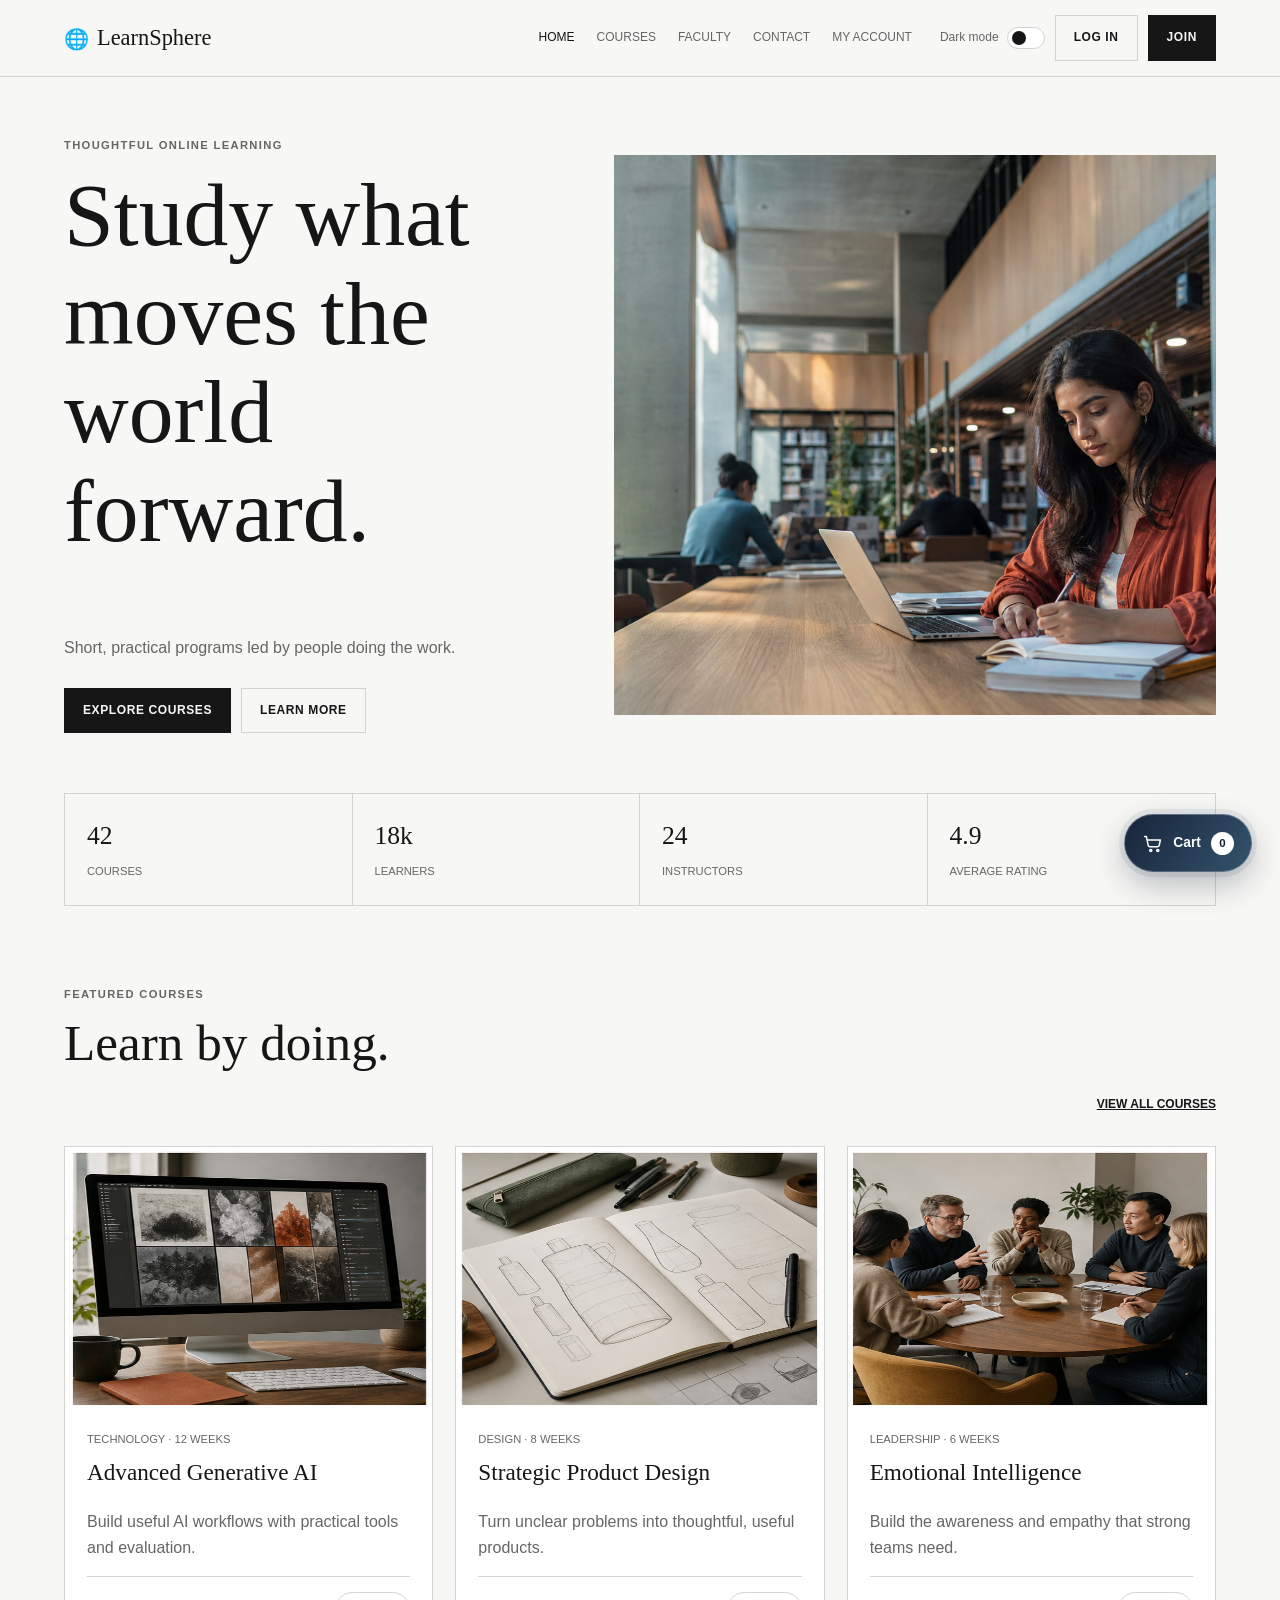
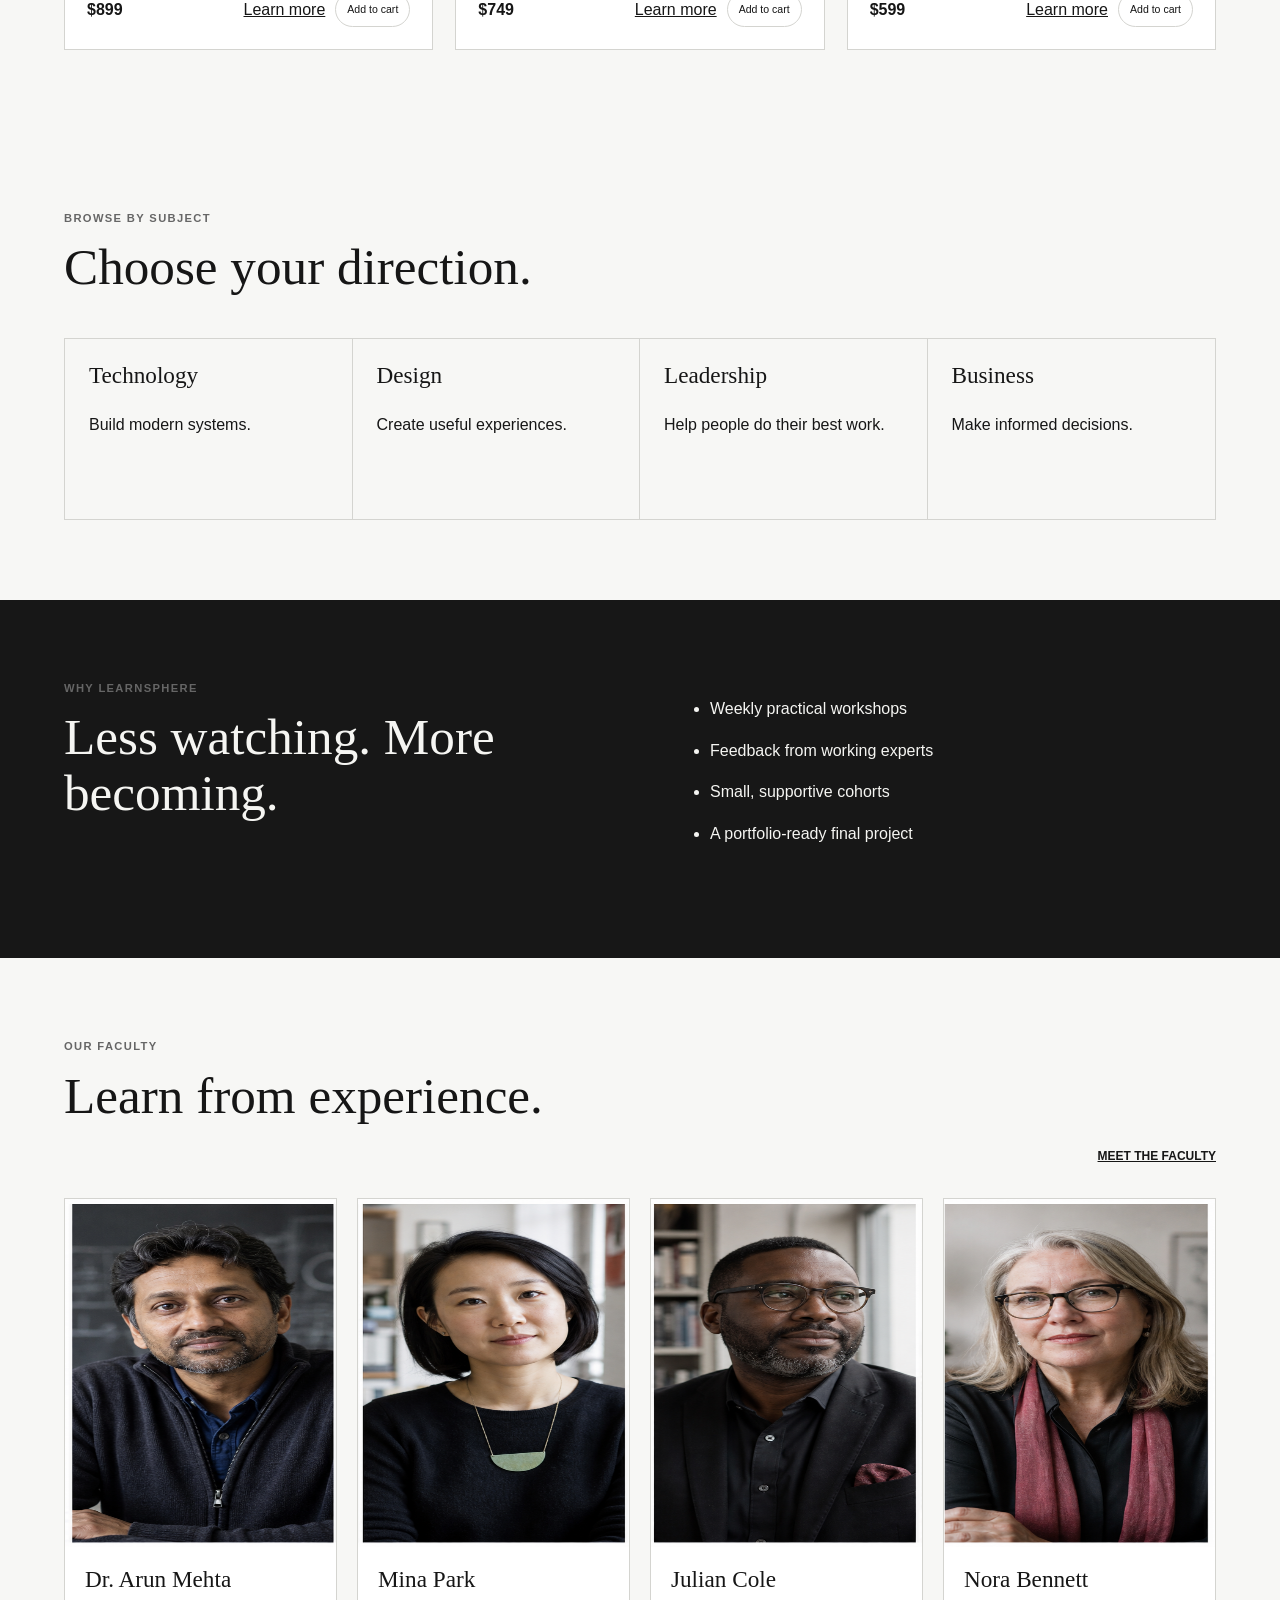
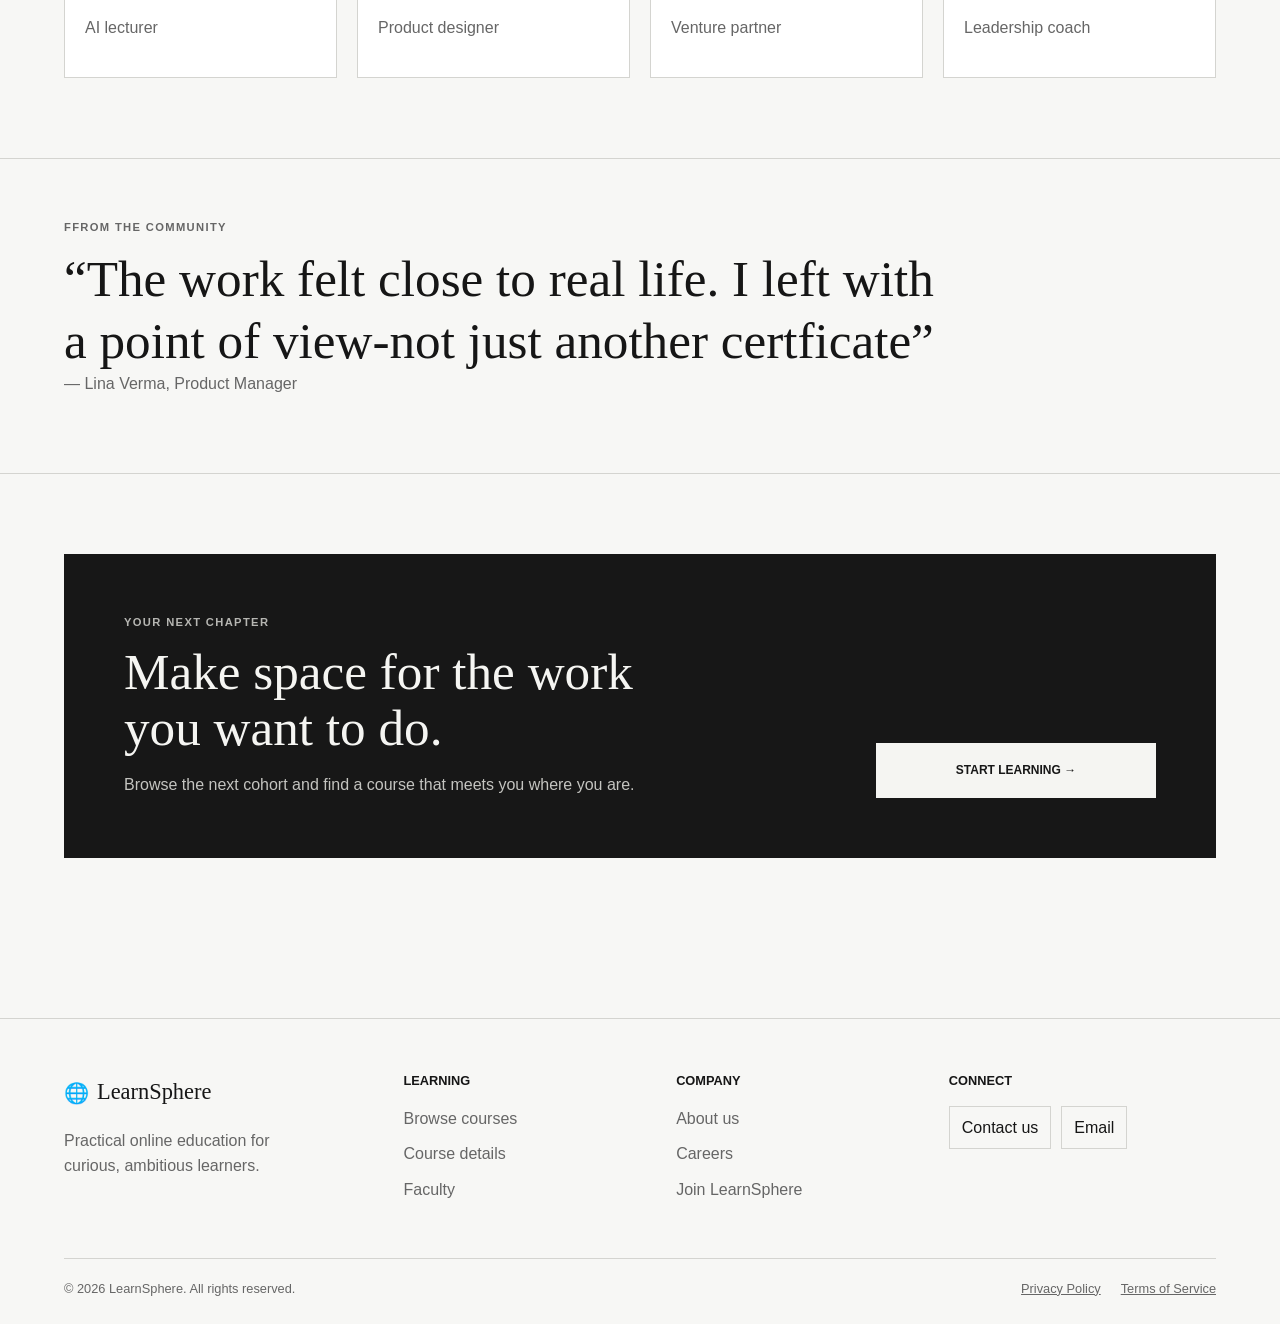
<file: LearnSphere/Htmls/index.html>
<!DOCTYPE html>
<html lang="en">
<head>
  <meta charset="UTF-8">
  <meta name="viewport" content="width=device-width, initial-scale=1.0">
  <meta name="description" content="LearnSphere online learning platform">
  <title>LearnSphere</title>
  <link rel="stylesheet" href="../Csss/index.css">
  <link rel="stylesheet" href="../Csss/profile-menu.css">
</head>
<body>
  <input class="theme-toggle" type="checkbox" id="theme-toggle">

  <div class="page-loader" role="status" aria-label="Loading LearnSphere">
    <div class="page-loader-spinner"></div>
    <p>Loading LearnSphere...</p>
  </div>

  <div class="site">
    <header class="site-header">
      <div class="container nav-row">
        <a class="brand" href="index.html">LearnSphere</a>
        <nav class="main-nav">
          <a class="active" href="index.html">Home</a>
          <a href="courses.html">Courses</a>
          <a href="instructors.html">Faculty</a>
          <a href="contact.html">Contact</a>
        </nav>
        <div class="header-actions">
          <label class="theme-switch" for="theme-toggle">Dark mode</label>
          <a class="button secondary" href="login.html">Log in</a>
          <a class="button" href="signup.html">Join</a>
          <details class="profile-menu">
            <summary aria-label="Open profile menu">
              <span class="profile-avatar" aria-hidden="true"></span>
              <span class="profile-name">Profile</span>
              <span class="profile-chevron" aria-hidden="true"></span>
            </summary>
            <div class="profile-dropdown">
              <p class="profile-dropdown-heading">LEARNER ACCOUNT</p>
              <a class="profile-dropdown-link" href="my-courses.html">
                <span>My Courses</span>
              </a>
              <button class="profile-logout" type="button" data-logout>Log out</button>
            </div>
          </details>
        </div>
      </div>
    </header>

    <main>
      <section class="hero">
        <div class="container hero-grid">
          <div class="hero-copy">
            <p class="eyebrow">Thoughtful online learning</p>
            <h1>Study what moves the world forward.</h1>
            <p>Short, practical programs led by people doing the work.</p>
            <div class="hero-buttons">
              <a class="button" href="courses.html">Explore courses</a>
              <a class="button secondary" href="#benefits">Learn more</a>
            </div>
          </div>
          <img class="hero-image" src="images/hero.png"
               alt="Student studying in a university library">
        </div>
      </section>

      <section class="container stats" aria-label="LearnSphere statistics">
        <div class="stat"><strong>42</strong><span>Courses</span></div>
        <div class="stat"><strong>18k</strong><span>Learners</span></div>
        <div class="stat"><strong>24</strong><span>Instructors</span></div>
        <div class="stat"><strong>4.9</strong><span>Average rating</span></div>
      </section>

      <section class="section">
        <div class="container">
          <div class="section-heading">
            <div><p class="eyebrow">Featured courses</p><h2>Learn by doing.</h2></div>
            <a class="text-link" href="courses.html">View all courses</a>
          </div>
          <div class="course-grid">
            <article class="course-card">
              <div class="course-image image-ai" role="img" aria-label="AI workstation"></div>
              <div class="course-content">
                <p class="course-meta">Technology · 12 weeks</p>
                <h3>Advanced Generative AI</h3>
                <p>Build useful AI workflows with practical tools and evaluation.</p>
                <div class="course-bottom"><strong>$899</strong><div class="course-actions"><a href="course-details.html?id=ai">Learn more</a><button class="cart-add-button" type="button" data-cart-course="ai">Add to cart</button></div></div>
              </div>
            </article>
            <article class="course-card">
              <div class="course-image image-design" role="img" aria-label="Design sketchbook"></div>
              <div class="course-content">
                <p class="course-meta">Design · 8 weeks</p>
                <h3>Strategic Product Design</h3>
                <p>Turn unclear problems into thoughtful, useful products.</p>
                <div class="course-bottom"><strong>$749</strong><div class="course-actions"><a href="course-details.html?id=design">Learn more</a><button class="cart-add-button" type="button" data-cart-course="design">Add to cart</button></div></div>
              </div>
            </article>
            <article class="course-card">
              <div class="course-image image-leadership" role="img" aria-label="Leadership discussion"></div>
              <div class="course-content">
                <p class="course-meta">Leadership · 6 weeks</p>
                <h3>Emotional Intelligence</h3>
                <p>Build the awareness and empathy that strong teams need.</p>
                <div class="course-bottom"><strong>$599</strong><div class="course-actions"><a href="course-details.html?id=leadership">Learn more</a><button class="cart-add-button" type="button" data-cart-course="leadership">Add to cart</button></div></div>
              </div>
            </article>
          </div>
        </div>
      </section>

      <section class="section">
        <div class="container">
          <p class="eyebrow">Browse by subject</p>
          <h2>Choose your direction.</h2>
          <div class="category-grid">
            <article class="category"><h3>Technology</h3><p>Build modern systems.</p></article>
            <article class="category"><h3>Design</h3><p>Create useful experiences.</p></article>
            <article class="category"><h3>Leadership</h3><p>Help people do their best work.</p></article>
            <article class="category"><h3>Business</h3><p>Make informed decisions.</p></article>
          </div>
        </div>
      </section>

      <section id="benefits" class="section benefits">
        <div class="container benefit-grid">
          <div><p class="eyebrow">Why LearnSphere</p><h2>Less watching. More becoming.</h2></div>
          <ul class="benefit-list">
            <li>Weekly practical workshops</li>
            <li>Feedback from working experts</li>
            <li>Small, supportive cohorts</li>
            <li>A portfolio-ready final project</li>
          </ul>
        </div>
      </section>

      <section class="section">
        <div class="container">
          <div class="section-heading">
            <div><p class="eyebrow">Our faculty</p><h2>Learn from experience.</h2></div>
            <a class="text-link" href="instructors.html">Meet the faculty</a>
          </div>
          <div class="instructor-grid">
            <article class="instructor-card"><div class="portrait portrait-1" role="img" aria-label="Dr. Arun Mehta"></div><div class="instructor-info"><h3>Dr. Arun Mehta</h3><p>AI lecturer</p></div></article>
            <article class="instructor-card"><div class="portrait portrait-2" role="img" aria-label="Mina Park"></div><div class="instructor-info"><h3>Mina Park</h3><p>Product designer</p></div></article>
            <article class="instructor-card"><div class="portrait portrait-3" role="img" aria-label="Julian Cole"></div><div class="instructor-info"><h3>Julian Cole</h3><p>Venture partner</p></div></article>
            <article class="instructor-card"><div class="portrait portrait-4" role="img" aria-label="Nora Bennett"></div><div class="instructor-info"><h3>Nora Bennett</h3><p>Leadership coach</p></div></article>
          </div>
        </div>
      </section>

      <section class="testimonial">
        <div class="container">
          <p class="eyebrow">FFROM THE COMMUNITY</p>
          <blockquote>“The work felt close to real life. I left with a point of view-not just another certficate”</blockquote>
          <p class="muted">— Lina Verma, Product Manager</p>
        </div>
      </section>

      <section class="section">
        <div class="container cta home-cta">
          <div>
            <p class="cta-label">Your next chapter</p>
            <h2>Make space for the work<br>you want to do.</h2>
            <p>Browse the next cohort and find a course that meets you where you are.</p>
          </div>
          <a class="cta-button" href="signup.html">Start learning →</a>
        </div>
      </section>
    </main>

    <footer class="site-footer">
      <div class="container">
        <div class="footer-grid">
          <div class="footer-about">
            <a class="brand" href="index.html">LearnSphere</a>
            <p>Practical online education for curious, ambitious learners.</p>
          </div>

          <div class="footer-column">
            <h3>Learning</h3>
            <a href="courses.html">Browse courses</a>
            <a href="course-details.html">Course details</a>
            <a href="instructors.html">Faculty</a>
          </div>

          <div class="footer-column">
            <h3>Company</h3>
            <a href="about.html">About us</a>
            <a href="contact.html">Careers</a>
            <a href="signup.html">Join LearnSphere</a>
          </div>

          <div class="footer-column">
            <h3>Connect</h3>
            <div class="connect-links">
              <a href="contact.html">Contact us</a>
              <a href="mailto:hello@learnsphere.edu">Email</a>
            </div>
          </div>
        </div>

        <div class="footer-bottom">
          <span>© 2026 LearnSphere. All rights reserved.</span>
          <div class="legal-links">
            <a href="contact.html">Privacy Policy</a>
            <a href="contact.html">Terms of Service</a>
          </div>
        </div>
      </div>
    </footer>
  </div>

  <script src="../Jsss/profile-menu.js" defer></script>
  <script src="../Jsss/cart.js" defer></script>
  <script src="../Js/auth.js" defer></script>
  <script src="../Js/navbar.js" defer></script>
</body>
</html>
</file>
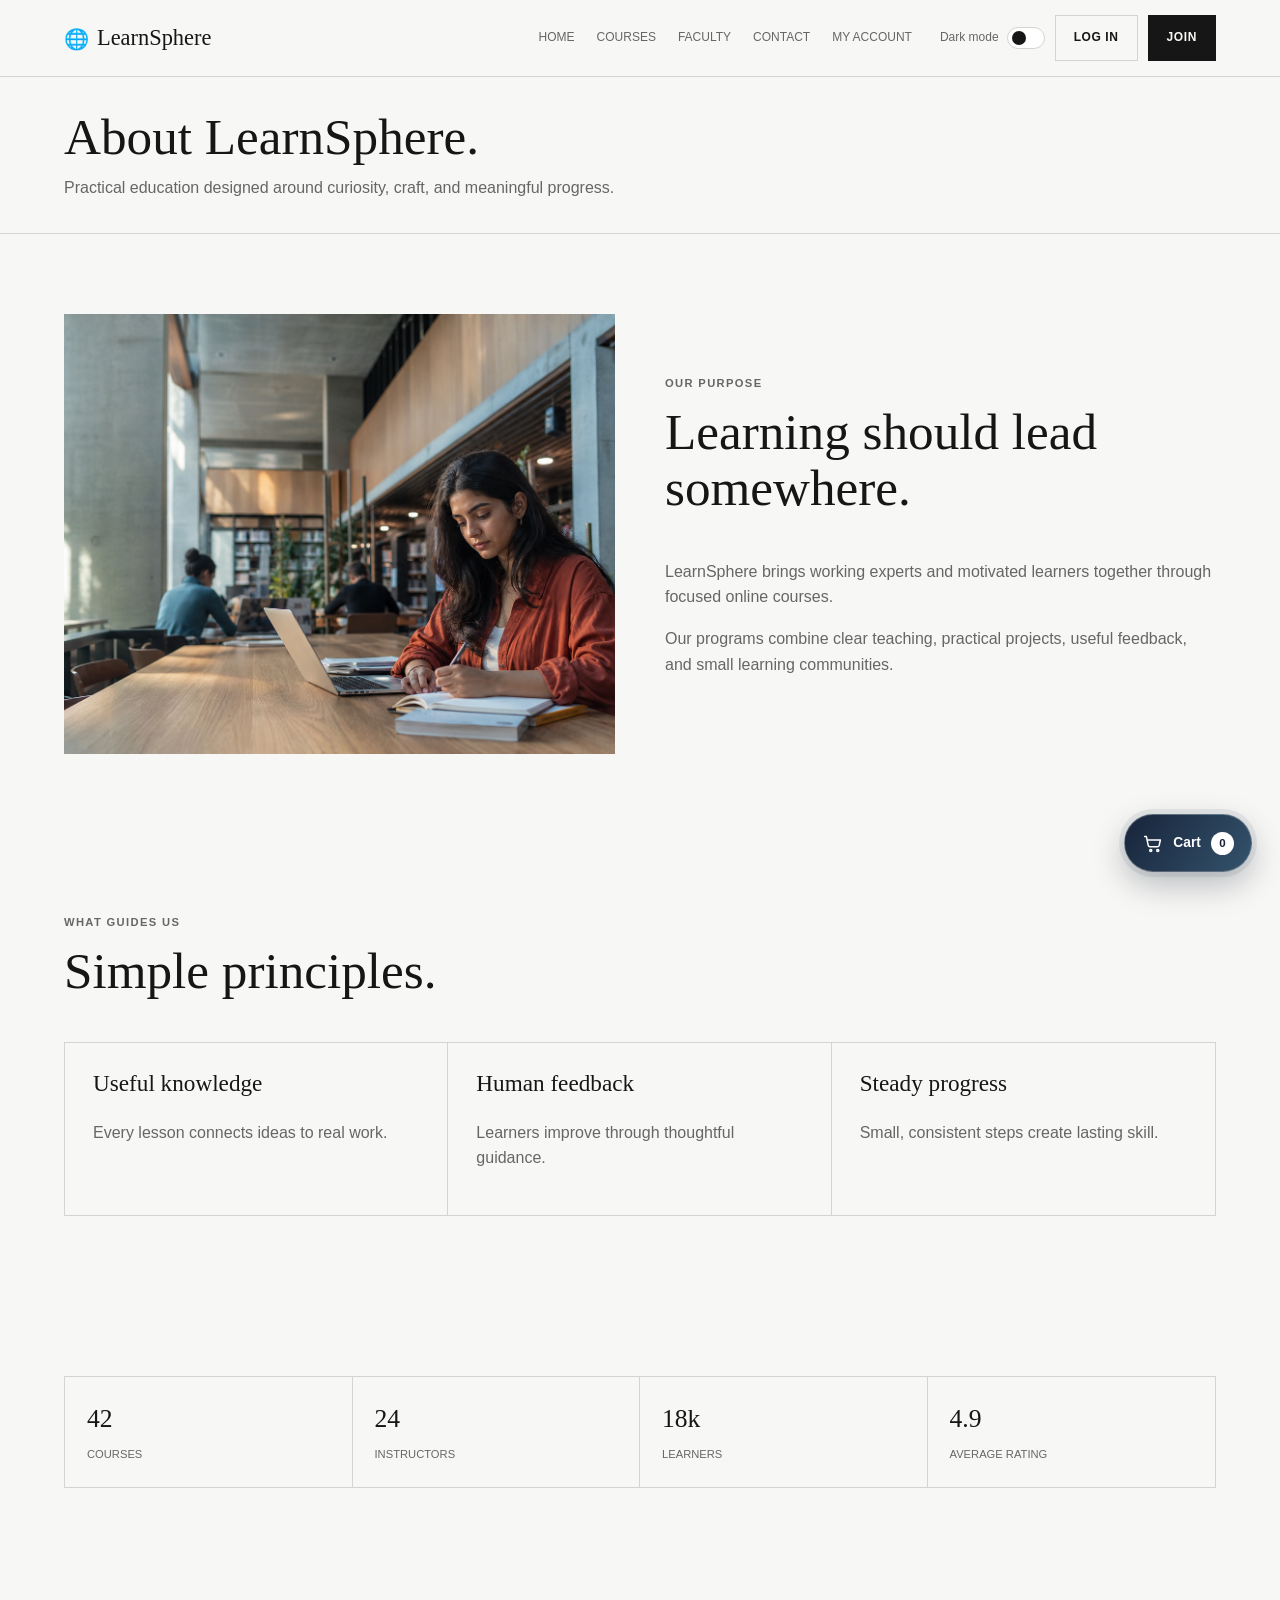
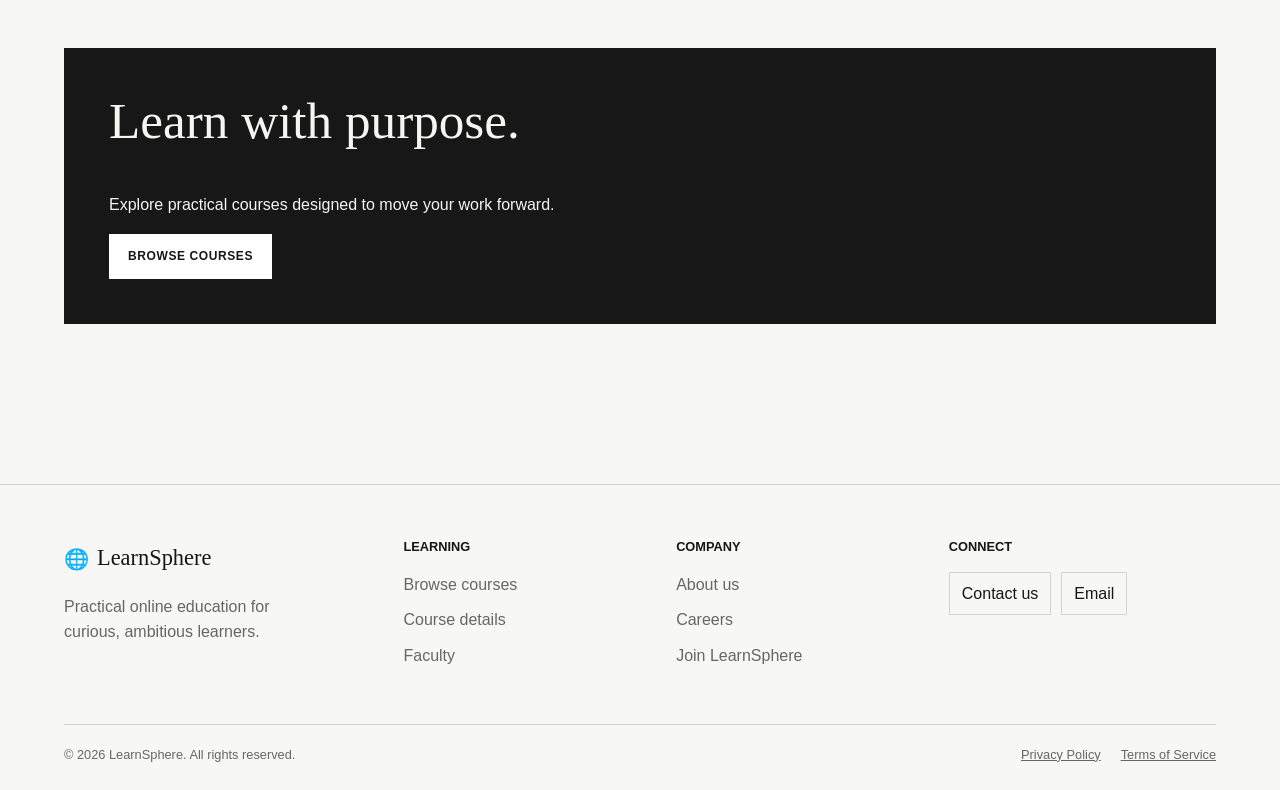
<file: LearnSphere/Htmls/about.html>
<!DOCTYPE html>
<html lang="en">
<head>
  <meta charset="UTF-8">
  <meta name="viewport" content="width=device-width, initial-scale=1.0">
  <title>About Us — LearnSphere</title>
  <link rel="stylesheet" href="../Csss/about.css">
  <link rel="stylesheet" href="../Csss/profile-menu.css">
</head>
<body>
  <input class="theme-toggle" type="checkbox" id="theme-toggle">

  <div class="site">
    <header class="site-header">
      <div class="container nav-row">
        <a class="brand" href="index.html">LearnSphere</a>
        <nav class="main-nav">
          <a href="index.html">Home</a>
          <a href="courses.html">Courses</a>
          <a href="instructors.html">Faculty</a>
          <a href="contact.html">Contact</a>
        </nav>
        <div class="header-actions">
          <label class="theme-switch" for="theme-toggle">Dark mode</label>
          <a class="button secondary" href="login.html">Log in</a>
          <a class="button" href="signup.html">Join</a>
          <details class="profile-menu">
            <summary aria-label="Open profile menu">
              <span class="profile-avatar" aria-hidden="true"></span>
              <span class="profile-name">Profile</span>
              <span class="profile-chevron" aria-hidden="true"></span>
            </summary>
            <div class="profile-dropdown">
              <p class="profile-dropdown-heading">LEARNER ACCOUNT</p>
              <a class="profile-dropdown-link" href="my-courses.html">
                <span>My Courses</span>
              </a>
              <button class="profile-logout" type="button" data-logout>Log out</button>
            </div>
          </details>
        </div>
      </div>
    </header>

    <main>
      <section class="page-heading">
        <div class="container page-heading-grid">
          <div>
            <h1>About LearnSphere.</h1>
            <p>Practical education designed around curiosity, craft, and meaningful progress.</p>
          </div>
        </div>
      </section>

      <section class="section">
        <div class="container about-intro">
          <img src="images/hero.png" alt="Student learning in a modern library">
          <div>
            <p class="eyebrow">Our purpose</p>
            <h2>Learning should lead somewhere.</h2>
            <p>LearnSphere brings working experts and motivated learners together through focused online courses.</p>
            <p>Our programs combine clear teaching, practical projects, useful feedback, and small learning communities.</p>
          </div>
        </div>
      </section>

      <section class="section">
        <div class="container">
          <p class="eyebrow">What guides us</p>
          <h2>Simple principles.</h2>
          <div class="value-grid">
            <article class="value-card"><h3>Useful knowledge</h3><p>Every lesson connects ideas to real work.</p></article>
            <article class="value-card"><h3>Human feedback</h3><p>Learners improve through thoughtful guidance.</p></article>
            <article class="value-card"><h3>Steady progress</h3><p>Small, consistent steps create lasting skill.</p></article>
          </div>
        </div>
      </section>

      <section class="section">
        <div class="container stats">
          <div class="stat"><strong>42</strong><span>Courses</span></div>
          <div class="stat"><strong>24</strong><span>Instructors</span></div>
          <div class="stat"><strong>18k</strong><span>Learners</span></div>
          <div class="stat"><strong>4.9</strong><span>Average rating</span></div>
        </div>
      </section>

      <section class="section">
        <div class="container cta">
          <h2>Learn with purpose.</h2>
          <p>Explore practical courses designed to move your work forward.</p>
          <a class="button" href="courses.html">Browse courses</a>
        </div>
      </section>
    </main>

    <footer class="site-footer">
      <div class="container">
        <div class="footer-grid">
          <div class="footer-about"><a class="brand" href="index.html">LearnSphere</a><p>Practical online education for curious, ambitious learners.</p></div>
          <div class="footer-column"><h3>Learning</h3><a href="courses.html">Browse courses</a><a href="course-details.html">Course details</a><a href="instructors.html">Faculty</a></div>
          <div class="footer-column"><h3>Company</h3><a href="about.html">About us</a><a href="contact.html">Careers</a><a href="signup.html">Join LearnSphere</a></div>
          <div class="footer-column"><h3>Connect</h3><div class="connect-links"><a href="contact.html">Contact us</a><a href="mailto:hello@learnsphere.edu">Email</a></div></div>
        </div>
        <div class="footer-bottom"><span>© 2026 LearnSphere. All rights reserved.</span><div class="legal-links"><a href="contact.html">Privacy Policy</a><a href="contact.html">Terms of Service</a></div></div>
      </div>
    </footer>
  </div>
  <script src="../Jsss/profile-menu.js" defer></script>
  <script src="../Jsss/cart.js" defer></script>
  <script src="../Js/auth.js" defer></script>
  <script src="../Js/navbar.js" defer></script>
</body>
</html>
</file>
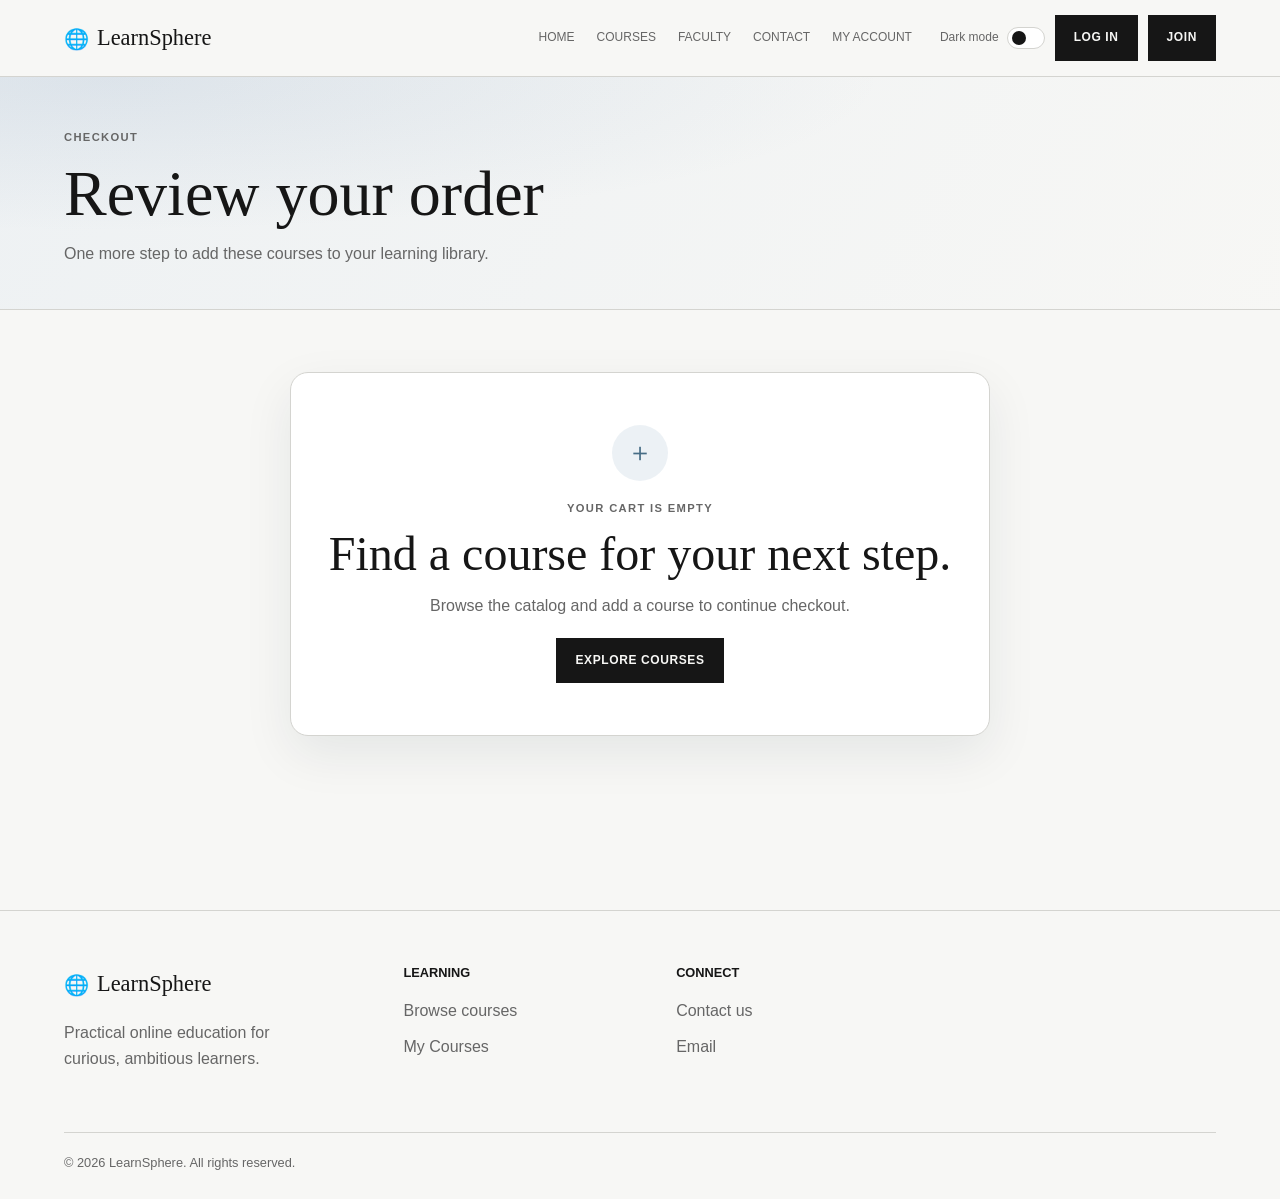
<file: LearnSphere/Htmls/checkout.html>
<!DOCTYPE html>
<html lang="en">
<head>
  <meta charset="UTF-8">
  <meta name="viewport" content="width=device-width, initial-scale=1.0">
  <title>Checkout - LearnSphere</title>
  <link rel="stylesheet" href="../Csss/courses.css">
  <link rel="stylesheet" href="../Csss/profile-menu.css">
  <link rel="stylesheet" href="../Csss/checkout.css">
</head>
<body>
  <input class="theme-toggle" type="checkbox" id="theme-toggle">
  <div class="site">
    <header class="site-header">
      <div class="container nav-row">
        <a class="brand" href="index.html">LearnSphere</a>
        <nav class="main-nav" aria-label="Main navigation">
          <a href="index.html">Home</a>
          <a href="courses.html">Courses</a>
          <a href="my-courses.html">My Courses</a>
        </nav>
        <div class="header-actions">
          <label class="theme-switch" for="theme-toggle">Dark mode</label>
          <details class="profile-menu">
            <summary aria-label="Open profile menu">
              <span class="profile-avatar" aria-hidden="true"></span>
              <span class="profile-name">Profile</span>
              <span class="profile-chevron" aria-hidden="true"></span>
            </summary>
            <div class="profile-dropdown">
              <p class="profile-dropdown-heading">LEARNER ACCOUNT</p>
              <a class="profile-dropdown-link" href="my-courses.html"><span>My Courses</span></a>
              <button class="profile-logout" type="button" data-logout>Log out</button>
            </div>
          </details>
        </div>
      </div>
    </header>

    <main>
      <section class="checkout-heading">
        <div class="container">
          <p class="eyebrow">CHECKOUT</p>
          <h1>Review your order</h1>
          <p>One more step to add these courses to your learning library.</p>
        </div>
      </section>

      <section class="section checkout-section" aria-label="Order checkout">
        <div class="container">
          <div class="checkout-layout" id="checkout-layout">
            <section class="checkout-card checkout-order" aria-labelledby="checkout-order-title">
              <div class="checkout-order-heading">
                <div>
                  <p class="eyebrow">YOUR SELECTION</p>
                  <h2 id="checkout-order-title">Courses in your order</h2>
                </div>
                <span class="checkout-course-count" id="checkout-course-count">0 courses</span>
              </div>
              <div class="checkout-items" id="checkout-items"></div>
              <a class="checkout-back-link" href="courses.html">+ Add another course</a>
            </section>

            <aside class="checkout-card checkout-summary" aria-labelledby="checkout-summary-title">
              <p class="eyebrow">ORDER SUMMARY</p>
              <h2 id="checkout-summary-title">Your purchase</h2>
              <div class="checkout-summary-row">
                <span id="checkout-summary-count">0 courses</span>
                <span id="checkout-subtotal">$0</span>
              </div>
              <div class="checkout-summary-total">
                <span>Total</span>
                <strong id="checkout-total">$0</strong>
              </div>
              <button class="button checkout-complete-button" id="complete-purchase" type="button">Complete purchase</button>
              <p class="checkout-summary-note">After confirmation, your courses will be ready in My Courses.</p>
            </aside>
          </div>

          <div class="checkout-state checkout-empty" id="checkout-empty" hidden>
            <span class="checkout-state-mark" aria-hidden="true">＋</span>
            <p class="eyebrow">YOUR CART IS EMPTY</p>
            <h2>Find a course for your next step.</h2>
            <p>Browse the catalog and add a course to continue checkout.</p>
            <a class="button" href="courses.html">Explore courses</a>
          </div>

          <div class="checkout-state checkout-success" id="checkout-success" role="status" tabindex="-1" hidden>
            <span class="checkout-success-mark" aria-hidden="true">✓</span>
            <p class="eyebrow">PURCHASE COMPLETE</p>
            <h2>You’re all set.</h2>
            <p id="checkout-success-message">Your courses have been added to My Courses.</p>
            <a class="button" href="my-courses.html">Go to My Courses</a>
          </div>

          <p class="checkout-error" id="checkout-error" role="alert" hidden></p>
        </div>
      </section>
    </main>

    <footer class="site-footer">
      <div class="container">
        <div class="footer-grid">
          <div class="footer-about">
            <a class="brand" href="index.html">LearnSphere</a>
            <p>Practical online education for curious, ambitious learners.</p>
          </div>
          <div class="footer-column">
            <h3>Learning</h3>
            <a href="courses.html">Browse courses</a>
            <a href="my-courses.html">My Courses</a>
          </div>
          <div class="footer-column">
            <h3>Connect</h3>
            <a href="contact.html">Contact us</a>
            <a href="mailto:hello@learnsphere.edu">Email</a>
          </div>
        </div>
        <div class="footer-bottom"><span>© 2026 LearnSphere. All rights reserved.</span></div>
      </div>
    </footer>
  </div>
  <script src="../Jsss/profile-menu.js" defer></script>
  <script src="../Jsss/checkout.js" defer></script>
  <script src="../Js/auth.js" defer></script>
  <script src="../Js/navbar.js" defer></script>
</body>
</html>
</file>
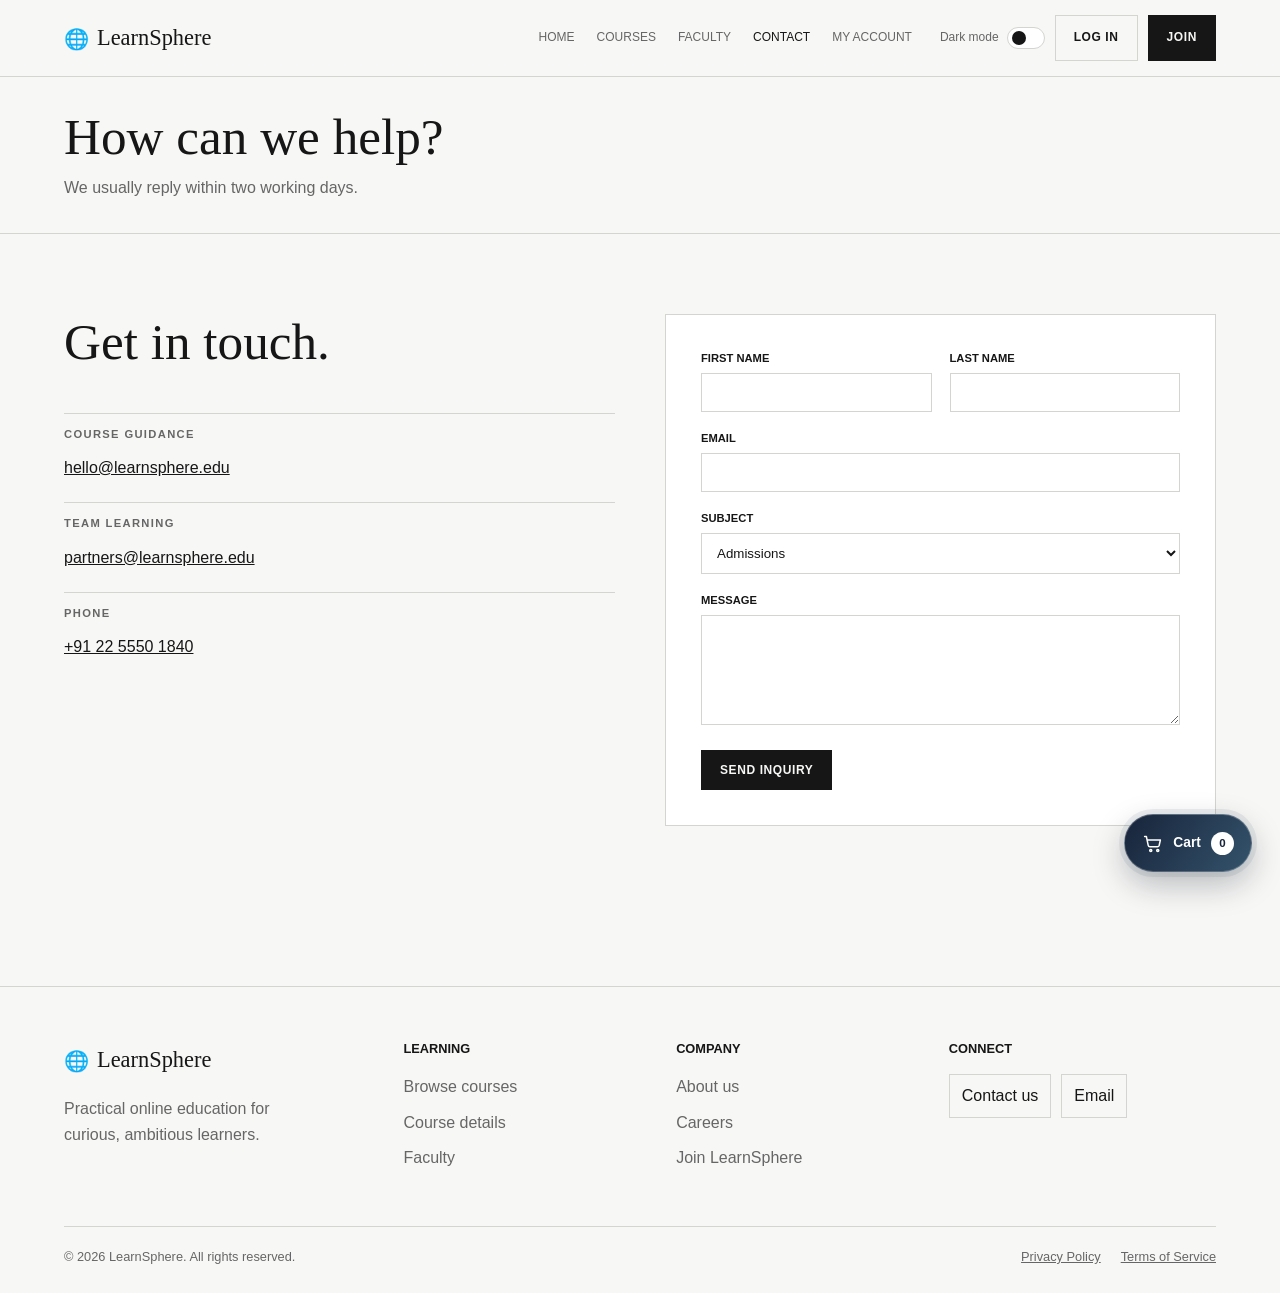
<file: LearnSphere/Htmls/contact.html>
<!DOCTYPE html>
<html lang="en">
<head>
  <meta charset="UTF-8">
  <meta name="viewport" content="width=device-width, initial-scale=1.0">
  <title>Contact — LearnSphere</title>
  <link rel="stylesheet" href="../Csss/contact.css">
  <link rel="stylesheet" href="../Csss/profile-menu.css">
</head>
<body>
  <input class="theme-toggle" type="checkbox" id="theme-toggle">
  <div class="site">
    <header class="site-header">
      <div class="container nav-row">
        <a class="brand" href="index.html">LearnSphere</a>
        <nav class="main-nav"><a href="index.html">Home</a><a href="courses.html">Courses</a><a href="instructors.html">Faculty</a><a class="active" href="contact.html">Contact</a></nav>
        <div class="header-actions"><label class="theme-switch" for="theme-toggle">Dark mode</label><a class="button secondary" href="login.html">Log in</a><a class="button" href="signup.html">Join</a>
          <details class="profile-menu">
            <summary aria-label="Open profile menu">
              <span class="profile-avatar" aria-hidden="true"></span>
              <span class="profile-name">Profile</span>
              <span class="profile-chevron" aria-hidden="true"></span>
            </summary>
            <div class="profile-dropdown">
              <p class="profile-dropdown-heading">LEARNER ACCOUNT</p>
              <a class="profile-dropdown-link" href="my-courses.html">
                <span>My Courses</span>
              </a>
              <button class="profile-logout" type="button" data-logout>Log out</button>
            </div>
          </details>
        </div>
      </div>
    </header>

    <main>
      <section class="page-heading">
        <div class="container page-heading-grid">
          <div>
            <h1>How can we help?</h1>
            <p>We usually reply within two working days.</p>
          </div>
        </div>
      </section>

      <section class="section">
        <div class="container contact-grid">
          <aside class="contact-details">
            <h2>Get in touch.</h2>
            <div><p class="eyebrow">Course guidance</p><a href="mailto:hello@learnsphere.edu">hello@learnsphere.edu</a></div>
            <div><p class="eyebrow">Team learning</p><a href="mailto:partners@learnsphere.edu">partners@learnsphere.edu</a></div>
            <div><p class="eyebrow">Phone</p><a href="tel:+912255501840">+91 22 5550 1840</a></div>
          </aside>

          <form class="form-card" action="#">
            <div class="form-row">
              <div class="field"><label for="first-name">First name</label><input id="first-name" type="text" required></div>
              <div class="field"><label for="last-name">Last name</label><input id="last-name" type="text" required></div>
            </div>
            <div class="field"><label for="email">Email</label><input id="email" type="email" required></div>
            <div class="field"><label for="subject">Subject</label><select id="subject"><option>Admissions</option><option>Course support</option><option>General inquiry</option></select></div>
            <div class="field"><label for="message">Message</label><textarea id="message" required></textarea></div>
            <button class="button" type="submit">Send inquiry</button>
          </form>
        </div>
      </section>
    </main>

    <footer class="site-footer">
      <div class="container">
        <div class="footer-grid">
          <div class="footer-about">
            <a class="brand" href="index.html">LearnSphere</a>
            <p>Practical online education for curious, ambitious learners.</p>
          </div>

          <div class="footer-column">
            <h3>Learning</h3>
            <a href="courses.html">Browse courses</a>
            <a href="course-details.html">Course details</a>
            <a href="instructors.html">Faculty</a>
          </div>

          <div class="footer-column">
            <h3>Company</h3>
            <a href="about.html">About us</a>
            <a href="contact.html">Careers</a>
            <a href="signup.html">Join LearnSphere</a>
          </div>

          <div class="footer-column">
            <h3>Connect</h3>
            <div class="connect-links">
              <a href="contact.html">Contact us</a>
              <a href="mailto:hello@learnsphere.edu">Email</a>
            </div>
          </div>
        </div>

        <div class="footer-bottom">
          <span>© 2026 LearnSphere. All rights reserved.</span>
          <div class="legal-links">
            <a href="contact.html">Privacy Policy</a>
            <a href="contact.html">Terms of Service</a>
          </div>
        </div>
      </div>
    </footer>
  </div>
  <script src="../Jsss/profile-menu.js" defer></script>
  <script src="../Jsss/cart.js" defer></script>
  <script src="../Js/auth.js" defer></script>
  <script src="../Js/navbar.js" defer></script>
</body>
</html>
</file>
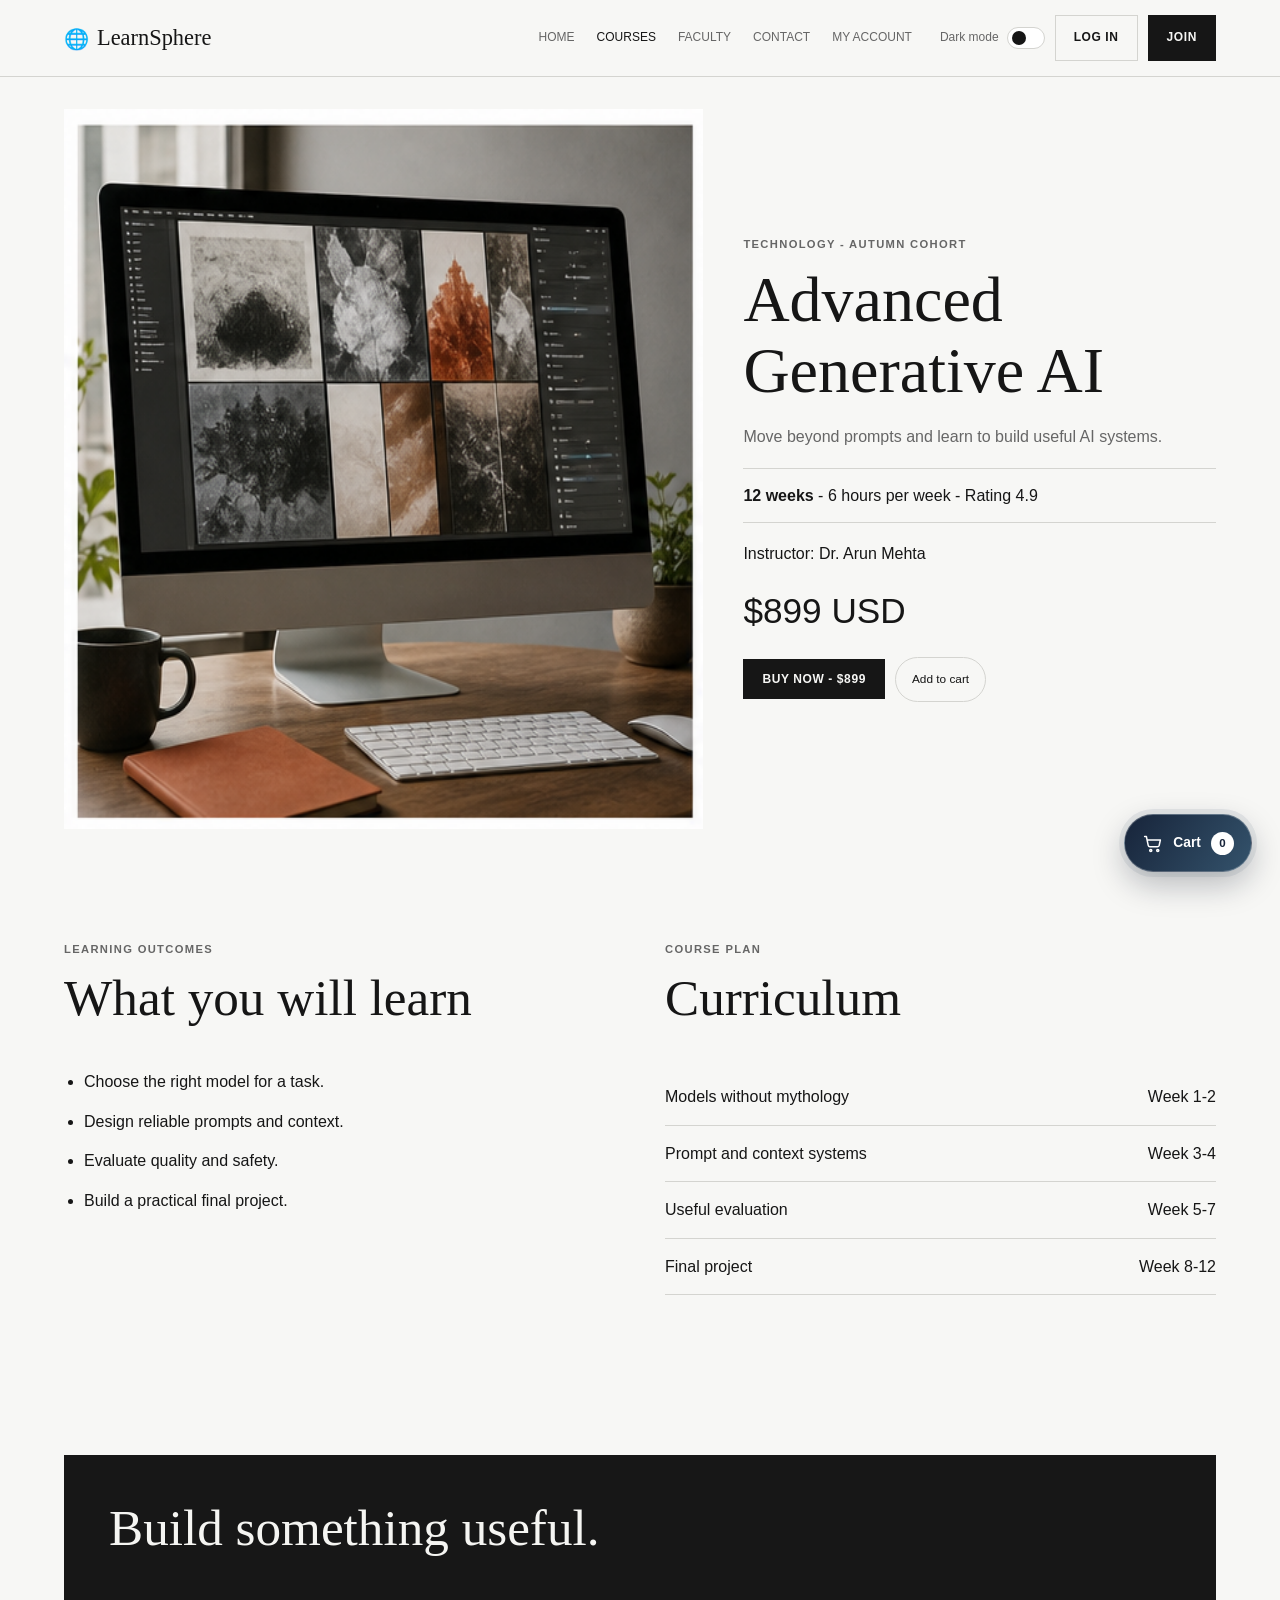
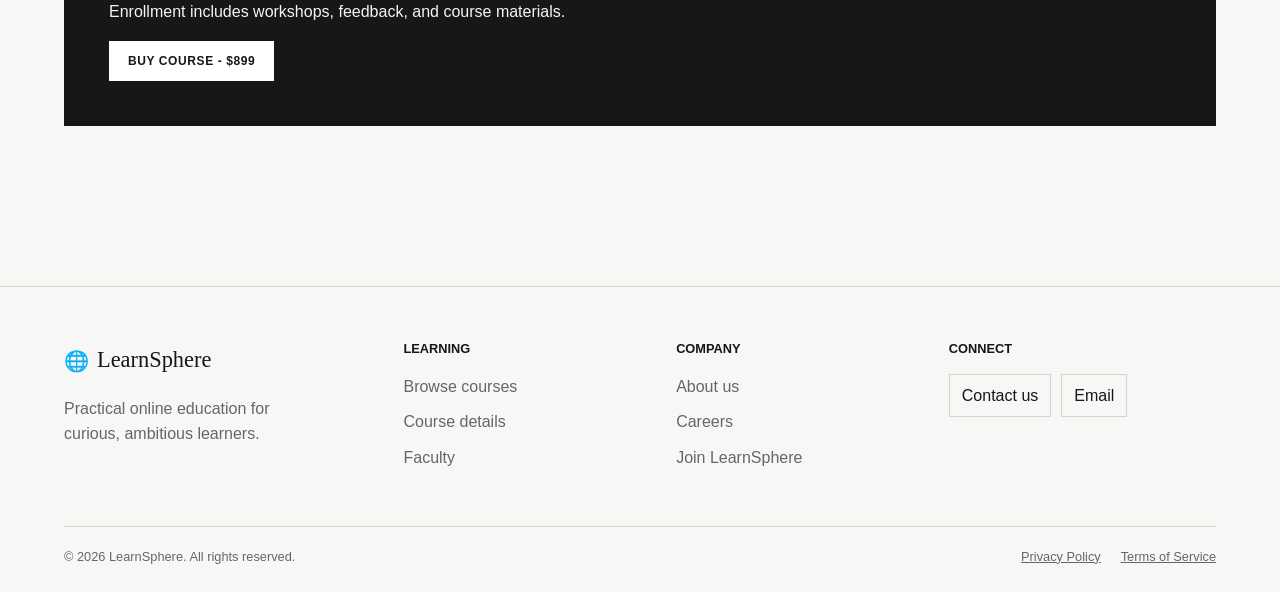
<file: LearnSphere/Htmls/course-details.html>
<!DOCTYPE html>
<html lang="en">
<head>
  <meta charset="UTF-8">
  <meta name="viewport" content="width=device-width, initial-scale=1.0">
  <title>Course Details - LearnSphere</title>
  <link rel="stylesheet" href="../Csss/course-details.css">
  <link rel="stylesheet" href="../Csss/profile-menu.css">
</head>
<body>
  <input class="theme-toggle" type="checkbox" id="theme-toggle">
  <div class="site">
    <header class="site-header">
      <div class="container nav-row">
        <a class="brand" href="index.html">LearnSphere</a>
        <nav class="main-nav"><a href="index.html">Home</a><a class="active" href="courses.html">Courses</a><a href="instructors.html">Faculty</a><a href="contact.html">Contact</a></nav>
        <div class="header-actions"><label class="theme-switch" for="theme-toggle">Dark mode</label><a class="button secondary" href="login.html">Log in</a><a class="button" href="signup.html">Join</a>
          <details class="profile-menu">
            <summary aria-label="Open profile menu">
              <span class="profile-avatar" aria-hidden="true"></span>
              <span class="profile-name">Profile</span>
              <span class="profile-chevron" aria-hidden="true"></span>
            </summary>
            <div class="profile-dropdown">
              <p class="profile-dropdown-heading">LEARNER ACCOUNT</p>
              <a class="profile-dropdown-link" href="my-courses.html">
                <span>My Courses</span>
              </a>
              <button class="profile-logout" type="button" data-logout>Log out</button>
            </div>
          </details>
        </div>
      </div>
    </header>

    <main>
      <section class="section detail-hero">
        <div class="container detail-grid">
          <div class="detail-image image-ai" id="course-image" role="img" aria-label="Course image"></div>
          <div class="detail-info">
            <p class="eyebrow" id="course-category">Technology - Autumn cohort</p>
            <h1 id="course-title">Advanced Generative AI</h1>
            <p class="muted" id="course-description">Move beyond prompts and learn to build useful AI systems.</p>
            <div class="facts"><strong id="course-duration">12 weeks</strong> - <span id="course-hours">6 hours per week</span> - <span id="course-rating">Rating 4.9</span></div>
            <p>Instructor: <span id="course-instructor">Dr. Arun Mehta</span></p>
            <p class="price" id="course-price">$899 USD</p>
            <div class="course-purchase-actions">
              <button class="button" id="buy-course" type="button" data-enroll-course>Buy now</button>
              <button class="cart-add-button" id="add-to-cart" type="button" data-cart-course="ai">Add to cart</button>
            </div>
            <div class="enrollment-feedback" id="enrollment-feedback" role="status" aria-live="polite" hidden>
              <span id="enrollment-message"></span>
              <a href="my-courses.html">View My Courses</a>
            </div>
          </div>
        </div>
      </section>

      <section class="section">
        <div class="container two-columns">
          <div>
            <p class="eyebrow">Learning outcomes</p><h2>What you will learn</h2>
            <ul class="simple-list" id="course-outcomes"></ul>
          </div>
          <div>
            <p class="eyebrow">Course plan</p><h2>Curriculum</h2>
            <div id="course-curriculum"></div>
          </div>
        </div>
      </section>

      <section class="section"><div class="container cta"><h2 id="course-cta-title">Build something useful.</h2><p id="course-cta-description">Enrollment includes workshops, feedback, and course materials.</p><button class="button" id="course-cta-button" type="button" data-enroll-course>Buy course</button></div></section>

    </main>

    <footer class="site-footer">
      <div class="container">
        <div class="footer-grid">
          <div class="footer-about">
            <a class="brand" href="index.html">LearnSphere</a>
            <p>Practical online education for curious, ambitious learners.</p>
          </div>

          <div class="footer-column">
            <h3>Learning</h3>
            <a href="courses.html">Browse courses</a>
            <a href="course-details.html">Course details</a>
            <a href="instructors.html">Faculty</a>
          </div>

          <div class="footer-column">
            <h3>Company</h3>
            <a href="about.html">About us</a>
            <a href="contact.html">Careers</a>
            <a href="signup.html">Join LearnSphere</a>
          </div>

          <div class="footer-column">
            <h3>Connect</h3>
            <div class="connect-links">
              <a href="contact.html">Contact us</a>
              <a href="mailto:hello@learnsphere.edu">Email</a>
            </div>
          </div>
        </div>

        <div class="footer-bottom">
          <span>© 2026 LearnSphere. All rights reserved.</span>
          <div class="legal-links">
            <a href="contact.html">Privacy Policy</a>
            <a href="contact.html">Terms of Service</a>
          </div>
        </div>
      </div>
    </footer>
  </div>
  <script src="../Jsss/course-details.js" defer></script>
  <script src="../Jsss/profile-menu.js" defer></script>
  <script src="../Jsss/cart.js" defer></script>
  <script src="../Js/auth.js" defer></script>
  <script src="../Js/navbar.js" defer></script>
</body>
</html>
</file>
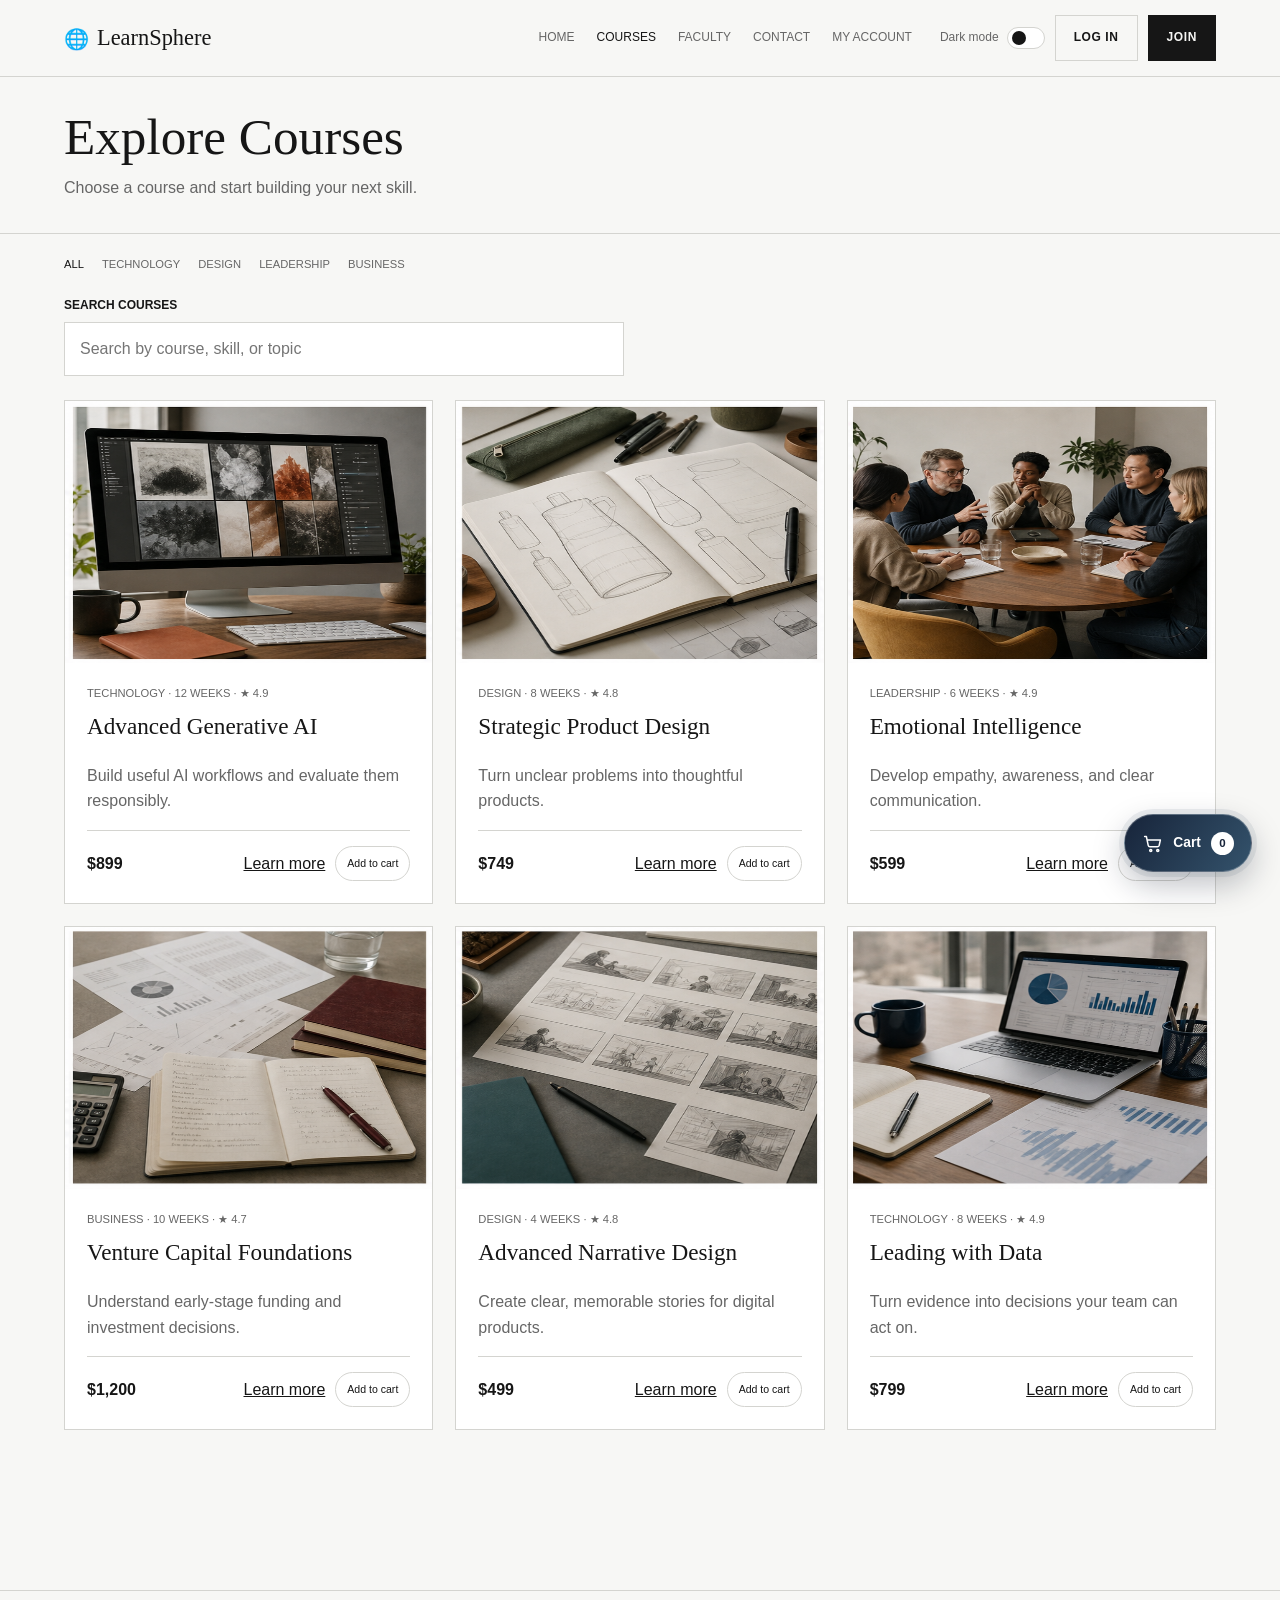
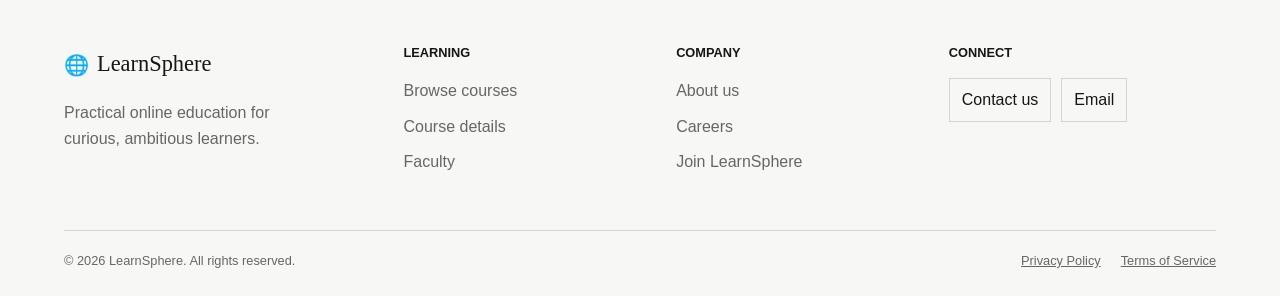
<file: LearnSphere/Htmls/courses.html>
<!DOCTYPE html>
<html lang="en">
<head>
  <meta charset="UTF-8">
  <meta name="viewport" content="width=device-width, initial-scale=1.0">
  <title>Courses — LearnSphere</title>
  <link rel="stylesheet" href="../Csss/courses.css">
  <link rel="stylesheet" href="../Csss/profile-menu.css">
</head>
<body>
  <input class="theme-toggle" type="checkbox" id="theme-toggle">
  <div class="site">
    <header class="site-header">
      <div class="container nav-row">
        <a class="brand" href="index.html">LearnSphere</a>
        <nav class="main-nav">
          <a href="index.html">Home</a><a class="active" href="courses.html">Courses</a>
          <a href="instructors.html">Faculty</a><a href="contact.html">Contact</a>
        </nav>
        <div class="header-actions">
          <label class="theme-switch" for="theme-toggle">Dark mode</label>
          <a class="button secondary" href="login.html">Log in</a><a class="button" href="signup.html">Join</a>
          <details class="profile-menu">
            <summary aria-label="Open profile menu">
              <span class="profile-avatar" aria-hidden="true"></span>
              <span class="profile-name">Profile</span>
              <span class="profile-chevron" aria-hidden="true"></span>
            </summary>
            <div class="profile-dropdown">
              <p class="profile-dropdown-heading">LEARNER ACCOUNT</p>
              <a class="profile-dropdown-link" href="my-courses.html">
                <span>My Courses</span>
              </a>
              <button class="profile-logout" type="button" data-logout>Log out</button>
            </div>
          </details>
        </div>
      </div>
    </header>

    <main>
      <section class="page-heading">
        <div class="container page-heading-grid">
          <div>
            <h1>Explore Courses</h1>
            <p>Choose a course and start building your next skill.</p>
          </div>
        </div>
      </section>

      <div class="container filters">
        <button type="button" class="active" data-course-filter="all" aria-pressed="true">All</button>
        <button type="button" data-course-filter="technology" aria-pressed="false">Technology</button>
        <button type="button" data-course-filter="design" aria-pressed="false">Design</button>
        <button type="button" data-course-filter="leadership" aria-pressed="false">Leadership</button>
        <button type="button" data-course-filter="business" aria-pressed="false">Business</button>
      </div>

      <div class="container course-search">
        <label for="course-search-input">Search courses</label>
        <input id="course-search-input" type="search" placeholder="Search by course, skill, or topic" autocomplete="off" aria-controls="course-list">
        <p id="course-search-status" class="search-status" role="status" aria-live="polite" hidden>No courses found</p>
      </div>

      <section id="courses" class="section">
        <div class="container course-grid" id="course-list">
          <article class="course-card" data-category="technology" data-search="artificial intelligence ai machine learning data science analytics">
            <div class="course-image image-ai" role="img" aria-label="AI workstation"></div>
            <div class="course-content"><p class="course-meta">Technology · 12 weeks · ★ 4.9</p><h3>Advanced Generative AI</h3><p>Build useful AI workflows and evaluate them responsibly.</p><div class="course-bottom"><strong>$899</strong><div class="course-actions"><a href="course-details.html?id=ai">Learn more</a><button class="cart-add-button" type="button" data-cart-course="ai">Add to cart</button></div></div></div>
          </article>
          <article class="course-card" data-category="design">
            <div class="course-image image-design" role="img" aria-label="Design sketchbook"></div>
            <div class="course-content"><p class="course-meta">Design · 8 weeks · ★ 4.8</p><h3>Strategic Product Design</h3><p>Turn unclear problems into thoughtful products.</p><div class="course-bottom"><strong>$749</strong><div class="course-actions"><a href="course-details.html?id=design">Learn more</a><button class="cart-add-button" type="button" data-cart-course="design">Add to cart</button></div></div></div>
          </article>
          <article class="course-card" data-category="leadership">
            <div class="course-image image-leadership" role="img" aria-label="Leadership discussion"></div>
            <div class="course-content"><p class="course-meta">Leadership · 6 weeks · ★ 4.9</p><h3>Emotional Intelligence</h3><p>Develop empathy, awareness, and clear communication.</p><div class="course-bottom"><strong>$599</strong><div class="course-actions"><a href="course-details.html?id=leadership">Learn more</a><button class="cart-add-button" type="button" data-cart-course="leadership">Add to cart</button></div></div></div>
          </article>
          <article class="course-card" data-category="business">
            <div class="course-image image-business" role="img" aria-label="Finance notes"></div>
            <div class="course-content"><p class="course-meta">Business · 10 weeks · ★ 4.7</p><h3>Venture Capital Foundations</h3><p>Understand early-stage funding and investment decisions.</p><div class="course-bottom"><strong>$1,200</strong><div class="course-actions"><a href="course-details.html?id=business">Learn more</a><button class="cart-add-button" type="button" data-cart-course="business">Add to cart</button></div></div></div>
          </article>
          <article class="course-card" data-category="design">
            <div class="course-image image-story" role="img" aria-label="Storyboard sketches"></div>
            <div class="course-content"><p class="course-meta">Design · 4 weeks · ★ 4.8</p><h3>Advanced Narrative Design</h3><p>Create clear, memorable stories for digital products.</p><div class="course-bottom"><strong>$499</strong><div class="course-actions"><a href="course-details.html?id=narrative-design">Learn more</a><button class="cart-add-button" type="button" data-cart-course="narrative-design">Add to cart</button></div></div></div>
          </article>
          <article class="course-card" data-category="technology" data-search="artificial intelligence ai machine learning data science analytics">
            <div class="course-image image-data" role="img" aria-label="Data charts"></div>
            <div class="course-content"><p class="course-meta">Technology · 8 weeks · ★ 4.9</p><h3>Leading with Data</h3><p>Turn evidence into decisions your team can act on.</p><div class="course-bottom"><strong>$799</strong><div class="course-actions"><a href="course-details.html?id=data">Learn more</a><button class="cart-add-button" type="button" data-cart-course="data">Add to cart</button></div></div></div>
          </article>
        </div>
      </section>
    </main>

    <footer class="site-footer">
      <div class="container">
        <div class="footer-grid">
          <div class="footer-about">
            <a class="brand" href="index.html">LearnSphere</a>
            <p>Practical online education for curious, ambitious learners.</p>
          </div>

          <div class="footer-column">
            <h3>Learning</h3>
            <a href="courses.html">Browse courses</a>
            <a href="course-details.html">Course details</a>
            <a href="instructors.html">Faculty</a>
          </div>

          <div class="footer-column">
            <h3>Company</h3>
            <a href="about.html">About us</a>
            <a href="contact.html">Careers</a>
            <a href="signup.html">Join LearnSphere</a>
          </div>

          <div class="footer-column">
            <h3>Connect</h3>
            <div class="connect-links">
              <a href="contact.html">Contact us</a>
              <a href="mailto:hello@learnsphere.edu">Email</a>
            </div>
          </div>
        </div>

        <div class="footer-bottom">
          <span>© 2026 LearnSphere. All rights reserved.</span>
          <div class="legal-links">
            <a href="contact.html">Privacy Policy</a>
            <a href="contact.html">Terms of Service</a>
          </div>
        </div>
      </div>
    </footer>
  </div>
  <script src="../Jsss/courses.js" defer></script>
  <script src="../Jsss/profile-menu.js" defer></script>
  <script src="../Jsss/cart.js" defer></script>
  <script src="../Js/auth.js" defer></script>
  <script src="../Js/navbar.js" defer></script>
</body>
</html>
</file>
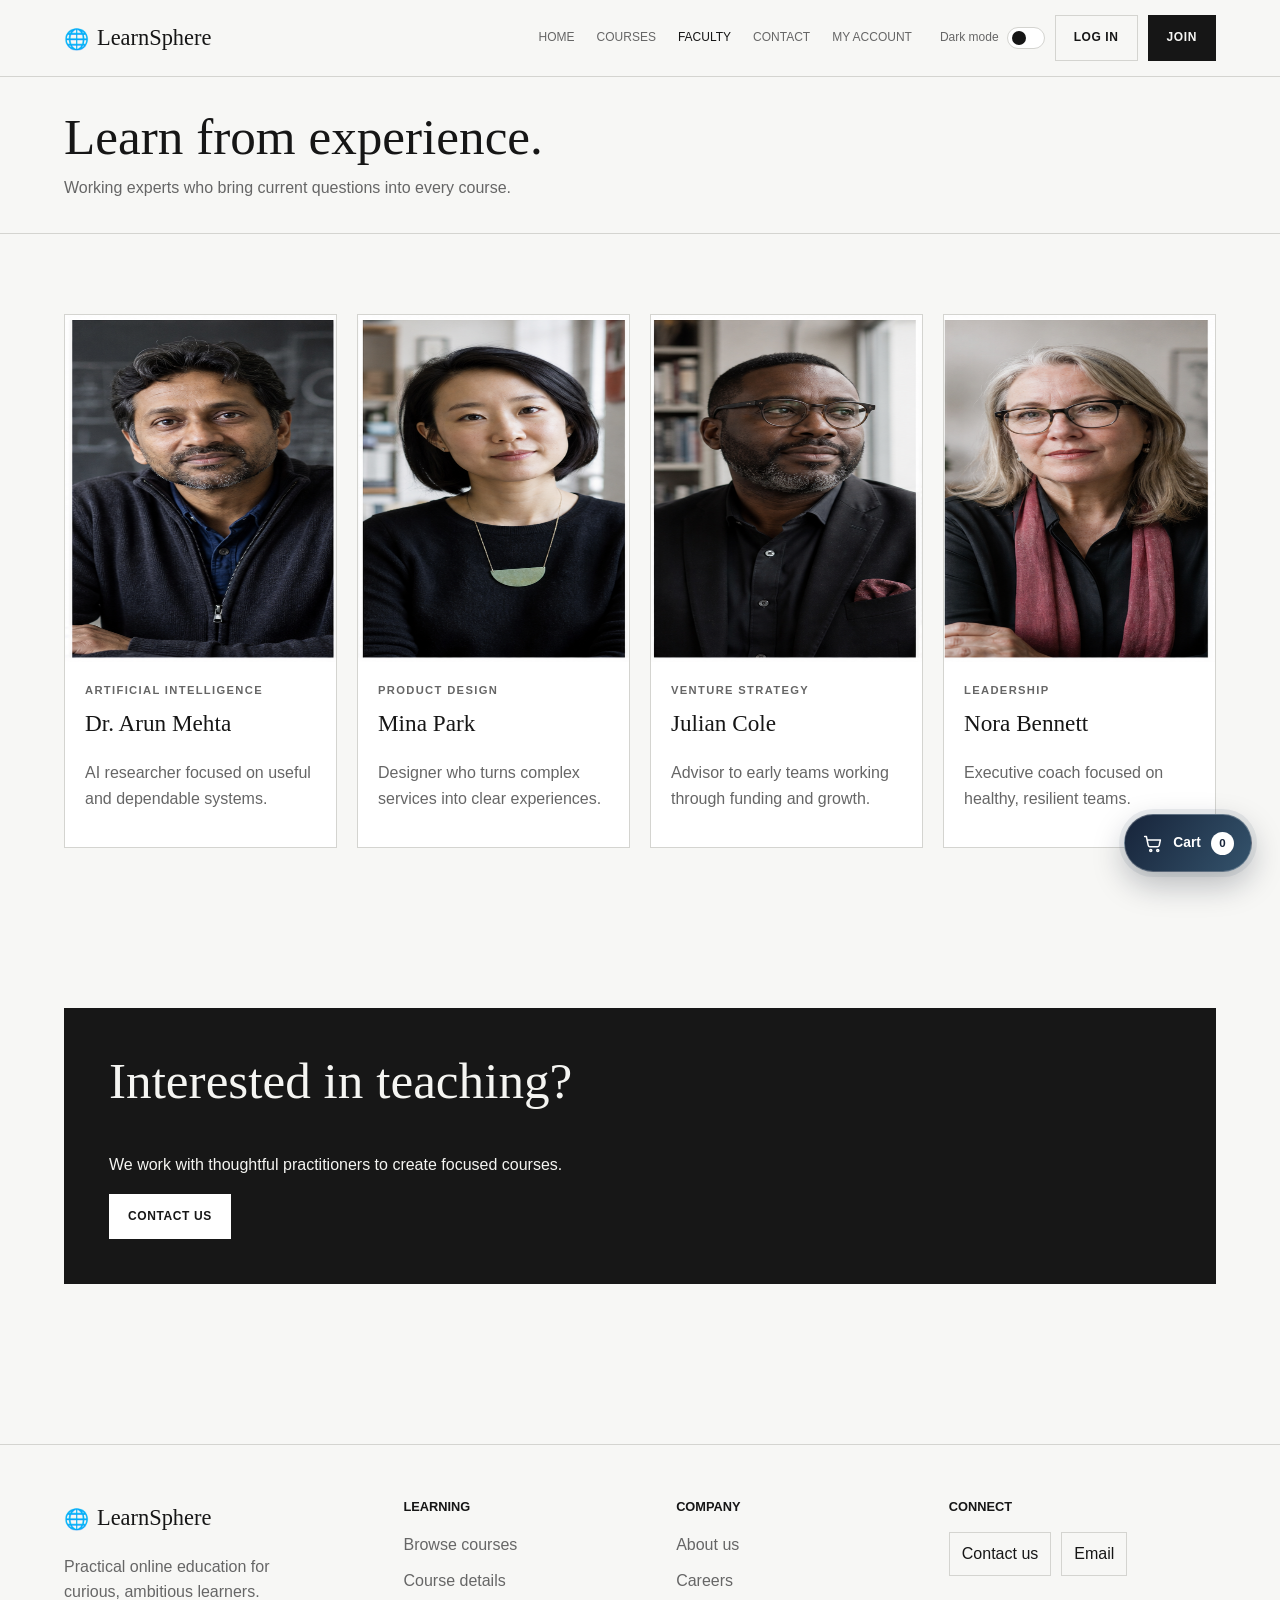
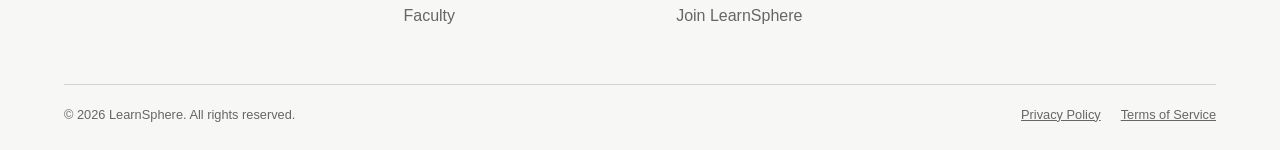
<file: LearnSphere/Htmls/instructors.html>
<!DOCTYPE html>
<html lang="en">
<head>
  <meta charset="UTF-8">
  <meta name="viewport" content="width=device-width, initial-scale=1.0">
  <title>Faculty — LearnSphere</title>
  <link rel="stylesheet" href="../Csss/instructors.css">
  <link rel="stylesheet" href="../Csss/profile-menu.css">
</head>
<body>
  <input class="theme-toggle" type="checkbox" id="theme-toggle">
  <div class="site">
    <header class="site-header">
      <div class="container nav-row">
        <a class="brand" href="index.html">LearnSphere</a>
        <nav class="main-nav"><a href="index.html">Home</a><a href="courses.html">Courses</a><a class="active" href="instructors.html">Faculty</a><a href="contact.html">Contact</a></nav>
        <div class="header-actions"><label class="theme-switch" for="theme-toggle">Dark mode</label><a class="button secondary" href="login.html">Log in</a><a class="button" href="signup.html">Join</a>
          <details class="profile-menu">
            <summary aria-label="Open profile menu">
              <span class="profile-avatar" aria-hidden="true"></span>
              <span class="profile-name">Profile</span>
              <span class="profile-chevron" aria-hidden="true"></span>
            </summary>
            <div class="profile-dropdown">
              <p class="profile-dropdown-heading">LEARNER ACCOUNT</p>
              <a class="profile-dropdown-link" href="my-courses.html">
                <span>My Courses</span>
              </a>
              <button class="profile-logout" type="button" data-logout>Log out</button>
            </div>
          </details>
        </div>
      </div>
    </header>

    <main>
      <section class="page-heading">
        <div class="container page-heading-grid">
          <div>
            <h1>Learn from experience.</h1>
            <p>Working experts who bring current questions into every course.</p>
          </div>
        </div>
      </section>

      <section class="section">
        <div class="container instructor-grid">
          <article class="instructor-card"><div class="portrait portrait-1" role="img" aria-label="Dr. Arun Mehta"></div><div class="instructor-info"><p class="eyebrow">Artificial intelligence</p><h3>Dr. Arun Mehta</h3><p>AI researcher focused on useful and dependable systems.</p></div></article>
          <article class="instructor-card"><div class="portrait portrait-2" role="img" aria-label="Mina Park"></div><div class="instructor-info"><p class="eyebrow">Product design</p><h3>Mina Park</h3><p>Designer who turns complex services into clear experiences.</p></div></article>
          <article class="instructor-card"><div class="portrait portrait-3" role="img" aria-label="Julian Cole"></div><div class="instructor-info"><p class="eyebrow">Venture strategy</p><h3>Julian Cole</h3><p>Advisor to early teams working through funding and growth.</p></div></article>
          <article class="instructor-card"><div class="portrait portrait-4" role="img" aria-label="Nora Bennett"></div><div class="instructor-info"><p class="eyebrow">Leadership</p><h3>Nora Bennett</h3><p>Executive coach focused on healthy, resilient teams.</p></div></article>
        </div>
      </section>

      <section class="section"><div class="container cta"><h2>Interested in teaching?</h2><p>We work with thoughtful practitioners to create focused courses.</p><a class="button" href="contact.html">Contact us</a></div></section>
    </main>

    <footer class="site-footer">
      <div class="container">
        <div class="footer-grid">
          <div class="footer-about">
            <a class="brand" href="index.html">LearnSphere</a>
            <p>Practical online education for curious, ambitious learners.</p>
          </div>

          <div class="footer-column">
            <h3>Learning</h3>
            <a href="courses.html">Browse courses</a>
            <a href="course-details.html">Course details</a>
            <a href="instructors.html">Faculty</a>
          </div>

          <div class="footer-column">
            <h3>Company</h3>
            <a href="about.html">About us</a>
            <a href="contact.html">Careers</a>
            <a href="signup.html">Join LearnSphere</a>
          </div>

          <div class="footer-column">
            <h3>Connect</h3>
            <div class="connect-links">
              <a href="contact.html">Contact us</a>
              <a href="mailto:hello@learnsphere.edu">Email</a>
            </div>
          </div>
        </div>

        <div class="footer-bottom">
          <span>© 2026 LearnSphere. All rights reserved.</span>
          <div class="legal-links">
            <a href="contact.html">Privacy Policy</a>
            <a href="contact.html">Terms of Service</a>
          </div>
        </div>
      </div>
    </footer>
  </div>
  <script src="../Jsss/profile-menu.js" defer></script>
  <script src="../Jsss/cart.js" defer></script>
  <script src="../Js/auth.js" defer></script>
  <script src="../Js/navbar.js" defer></script>
</body>
</html>
</file>
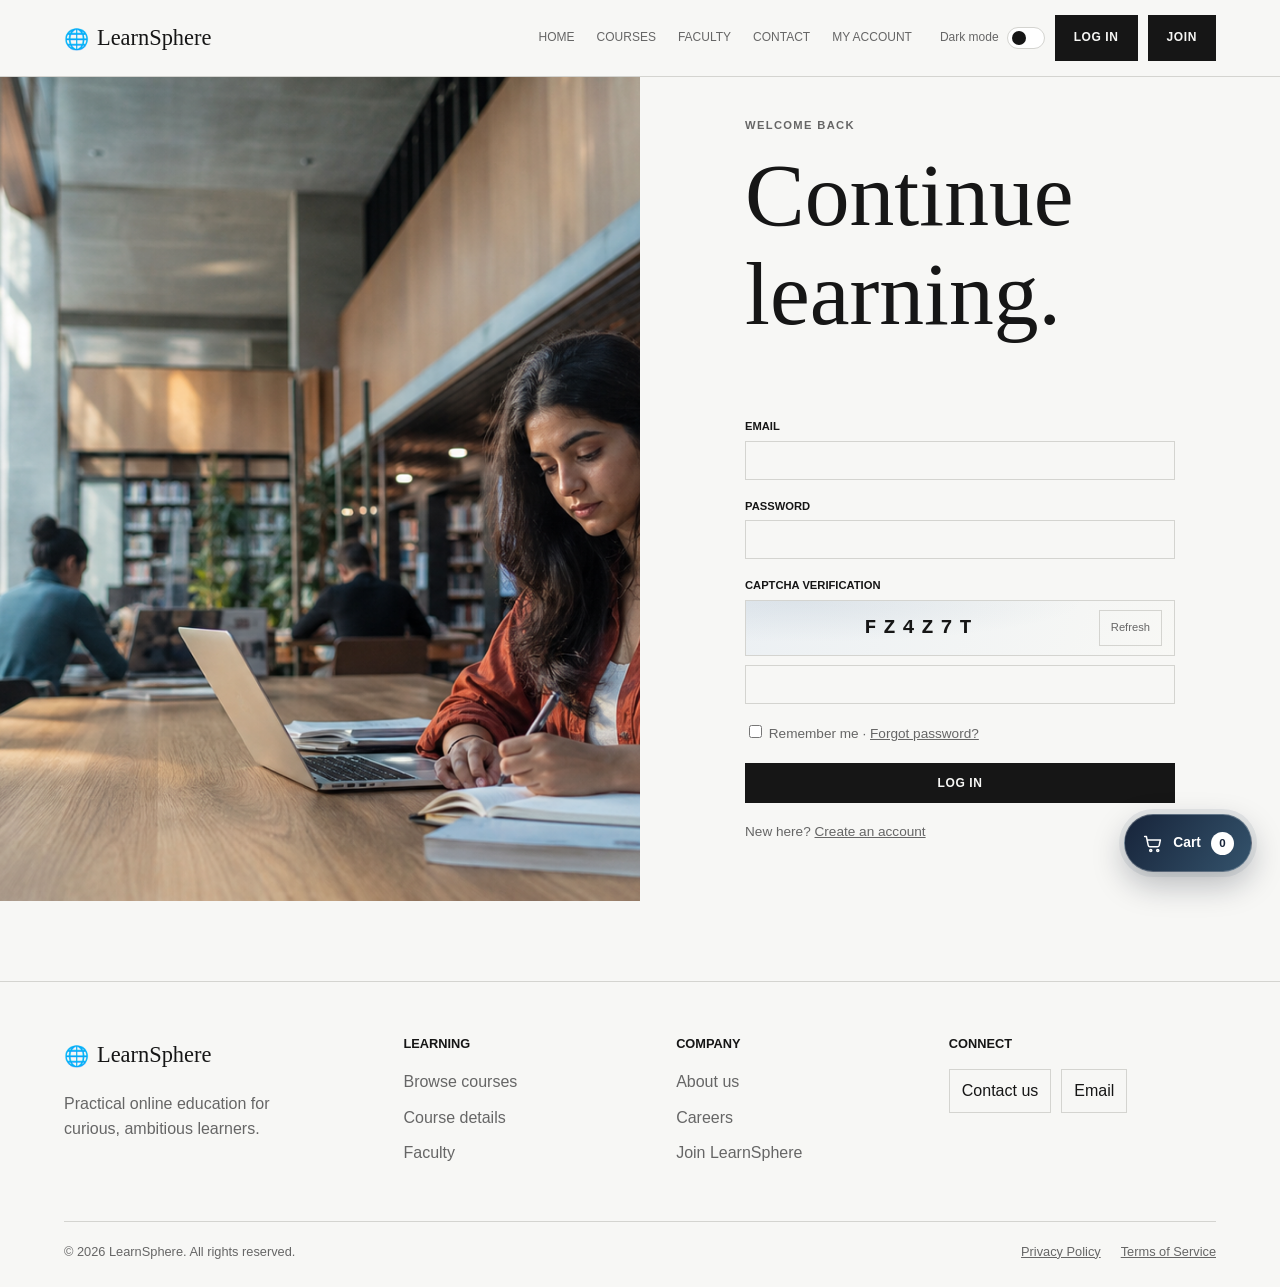
<file: LearnSphere/Htmls/login.html>
<!DOCTYPE html>
<html lang="en">
<head>
  <meta charset="UTF-8">
  <meta name="viewport" content="width=device-width, initial-scale=1.0">
  <title>Log in — LearnSphere</title>
  <link rel="stylesheet" href="../Csss/login.css">
  <link rel="stylesheet" href="../Csss/profile-menu.css">
</head>
<body>
  <input class="theme-toggle" type="checkbox" id="theme-toggle">
  <div class="site">
    <header class="site-header">
      <div class="container nav-row">
        <a class="brand" href="index.html">LearnSphere</a>
        <nav class="main-nav"><a href="index.html">Home</a><a href="courses.html">Courses</a><a href="contact.html">Contact</a></nav>
        <div class="header-actions"><label class="theme-switch" for="theme-toggle">Dark mode</label><a class="button" href="signup.html">Join</a>
          <details class="profile-menu">
            <summary aria-label="Open profile menu">
              <span class="profile-avatar" aria-hidden="true"></span>
              <span class="profile-name">Profile</span>
              <span class="profile-chevron" aria-hidden="true"></span>
            </summary>
            <div class="profile-dropdown">
              <p class="profile-dropdown-heading">LEARNER ACCOUNT</p>
              <a class="profile-dropdown-link" href="my-courses.html">
                <span>My Courses</span>
              </a>
              <button class="profile-logout" type="button" data-logout>Log out</button>
            </div>
          </details>
        </div>
      </div>
    </header>

    <main class="auth-layout">
      <div class="auth-image" role="img" aria-label="Student studying in a library"></div>
      <section class="auth-panel">
        <form class="auth-form" id="login-form" action="#" novalidate>
          <p class="eyebrow">Welcome back</p>
          <h1>Continue learning.</h1>
          <p class="form-note" id="logout-notice" role="status" hidden>You have been logged out.</p>
          <div class="field"><label for="email">Email</label><input id="email" type="email" autocomplete="email" required></div>
          <div class="field"><label for="password">Password</label><input id="password" type="password" autocomplete="current-password" required></div>
          <div class="field captcha-field">
            <label for="captcha-input">CAPTCHA verification</label>
            <div class="captcha-challenge">
              <span class="captcha-code" id="captcha-code" aria-label="Generated CAPTCHA" aria-live="polite"></span>
              <button class="captcha-refresh" id="captcha-refresh" type="button" aria-label="Generate a new CAPTCHA">Refresh</button>
            </div>
            <input id="captcha-input" type="text" inputmode="text" autocapitalize="characters" autocomplete="off" spellcheck="false" maxlength="6" aria-describedby="captcha-code" required>
          </div>
          <p class="form-note"><label><input type="checkbox"> Remember me</label> · <a href="contact.html">Forgot password?</a></p>
          <button class="button" type="submit">Log in</button>
          <p class="form-note login-message" id="login-message" role="alert" aria-live="polite" hidden></p>
          <p class="form-note">New here? <a href="signup.html">Create an account</a></p>
        </form>
      </section>
    </main>
    <footer class="site-footer">
      <div class="container">
        <div class="footer-grid">
          <div class="footer-about"><a class="brand" href="index.html">LearnSphere</a><p>Practical online education for curious, ambitious learners.</p></div>
          <div class="footer-column"><h3>Learning</h3><a href="courses.html">Browse courses</a><a href="course-details.html">Course details</a><a href="instructors.html">Faculty</a></div>
          <div class="footer-column"><h3>Company</h3><a href="about.html">About us</a><a href="contact.html">Careers</a><a href="signup.html">Join LearnSphere</a></div>
          <div class="footer-column">
            <h3>Connect</h3>
            <div class="connect-links"><a href="contact.html">Contact us</a><a href="mailto:hello@learnsphere.edu">Email</a></div>
          </div>
        </div>
        <div class="footer-bottom"><span>© 2026 LearnSphere. All rights reserved.</span><div class="legal-links"><a href="contact.html">Privacy Policy</a><a href="contact.html">Terms of Service</a></div></div>
      </div>
    </footer>
  </div>
  <script src="../Jsss/profile-menu.js" defer></script>
  <script src="../Jsss/cart.js" defer></script>
  <script src="../Js/captcha.js" defer></script>
  <script src="../Js/login.js" defer></script>
  <script src="../Js/auth.js" defer></script>
  <script src="../Js/navbar.js" defer></script>
</body>
</html>
</file>
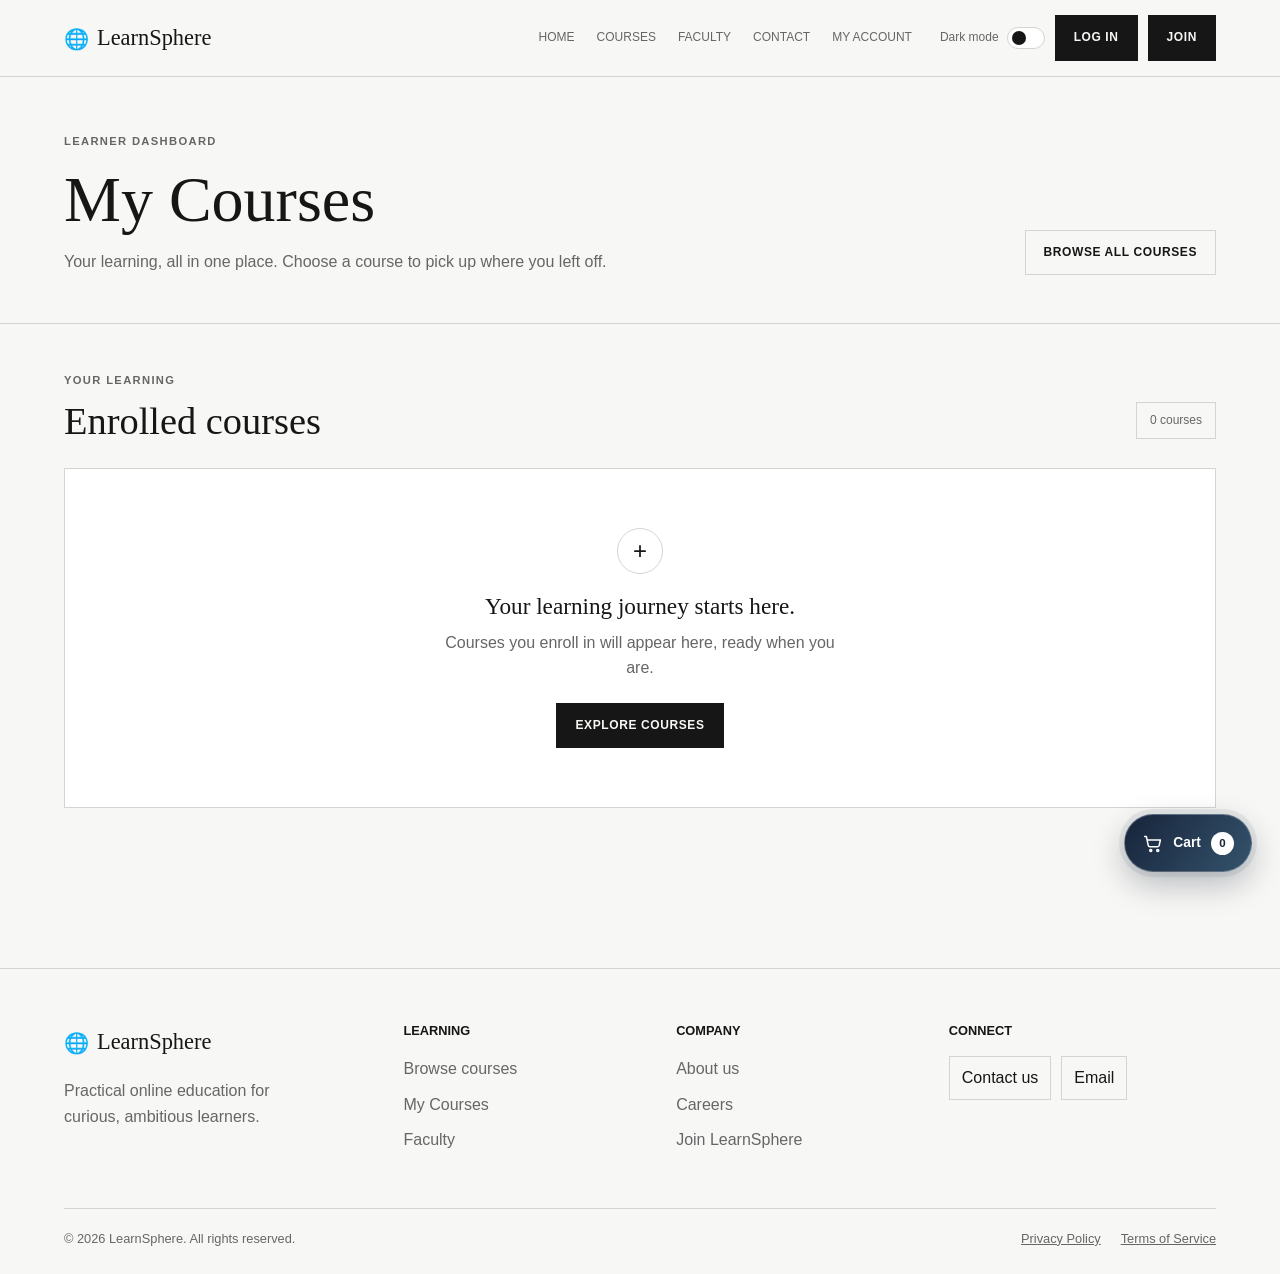
<file: LearnSphere/Htmls/my-courses.html>
<!DOCTYPE html>
<html lang="en">
<head>
  <meta charset="UTF-8">
  <meta name="viewport" content="width=device-width, initial-scale=1.0">
  <title>My Courses - LearnSphere</title>
  <link rel="stylesheet" href="../Csss/courses.css">
  <link rel="stylesheet" href="../Csss/profile-menu.css">
  <link rel="stylesheet" href="../Csss/my-courses.css">
</head>
<body>
  <input class="theme-toggle" type="checkbox" id="theme-toggle">
  <div class="site">
    <header class="site-header">
      <div class="container nav-row">
        <a class="brand" href="index.html">LearnSphere</a>
        <nav class="main-nav">
          <a href="index.html">Home</a>
          <a href="courses.html">Courses</a>
          <a href="instructors.html">Faculty</a>
          <a href="contact.html">Contact</a>
        </nav>
        <div class="header-actions">
          <label class="theme-switch" for="theme-toggle">Dark mode</label>
          <details class="profile-menu">
            <summary aria-label="Open profile menu">
              <span class="profile-avatar" aria-hidden="true"></span>
              <span class="profile-name">Profile</span>
              <span class="profile-chevron" aria-hidden="true"></span>
            </summary>
            <div class="profile-dropdown">
              <p class="profile-dropdown-heading">LEARNER ACCOUNT</p>
              <a class="profile-dropdown-link" href="my-courses.html">
                <span>My Courses</span>
              </a>
              <button class="profile-logout" type="button" data-logout>Log out</button>
            </div>
          </details>
        </div>
      </div>
    </header>

    <main>
      <section class="dashboard-heading">
        <div class="container dashboard-heading-inner">
          <div>
            <p class="eyebrow">LEARNER DASHBOARD</p>
            <h1>My Courses</h1>
            <p class="dashboard-intro">Your learning, all in one place. Choose a course to pick up where you left off.</p>
          </div>
          <a class="button secondary" href="courses.html">Browse all courses</a>
        </div>
      </section>

      <section class="section my-courses-section" aria-labelledby="my-courses-heading">
        <div class="container">
          <div class="my-courses-toolbar">
            <div>
              <p class="eyebrow">YOUR LEARNING</p>
              <h2 id="my-courses-heading">Enrolled courses</h2>
            </div>
            <p class="course-count" id="enrolled-count" aria-live="polite">0 courses</p>
          </div>

          <div class="my-courses-empty" id="my-courses-empty" hidden>
            <span class="empty-mark" aria-hidden="true">+</span>
            <h3>Your learning journey starts here.</h3>
            <p>Courses you enroll in will appear here, ready when you are.</p>
            <a class="button" href="courses.html">Explore courses</a>
          </div>

          <div class="my-courses-grid" id="my-courses-grid" hidden></div>
        </div>
      </section>
    </main>

    <footer class="site-footer">
      <div class="container">
        <div class="footer-grid">
          <div class="footer-about">
            <a class="brand" href="index.html">LearnSphere</a>
            <p>Practical online education for curious, ambitious learners.</p>
          </div>
          <div class="footer-column">
            <h3>Learning</h3>
            <a href="courses.html">Browse courses</a>
            <a href="my-courses.html">My Courses</a>
            <a href="instructors.html">Faculty</a>
          </div>
          <div class="footer-column">
            <h3>Company</h3>
            <a href="about.html">About us</a>
            <a href="contact.html">Careers</a>
            <a href="signup.html">Join LearnSphere</a>
          </div>
          <div class="footer-column">
            <h3>Connect</h3>
            <div class="connect-links">
              <a href="contact.html">Contact us</a>
              <a href="mailto:hello@learnsphere.edu">Email</a>
            </div>
          </div>
        </div>
        <div class="footer-bottom">
          <span>© 2026 LearnSphere. All rights reserved.</span>
          <div class="legal-links">
            <a href="contact.html">Privacy Policy</a>
            <a href="contact.html">Terms of Service</a>
          </div>
        </div>
      </div>
    </footer>
  </div>
  <script src="../Jsss/my-courses.js" defer></script>
  <script src="../Jsss/profile-menu.js" defer></script>
  <script src="../Jsss/cart.js" defer></script>
  <script src="../Js/auth.js" defer></script>
  <script src="../Js/navbar.js" defer></script>
</body>
</html>
</file>
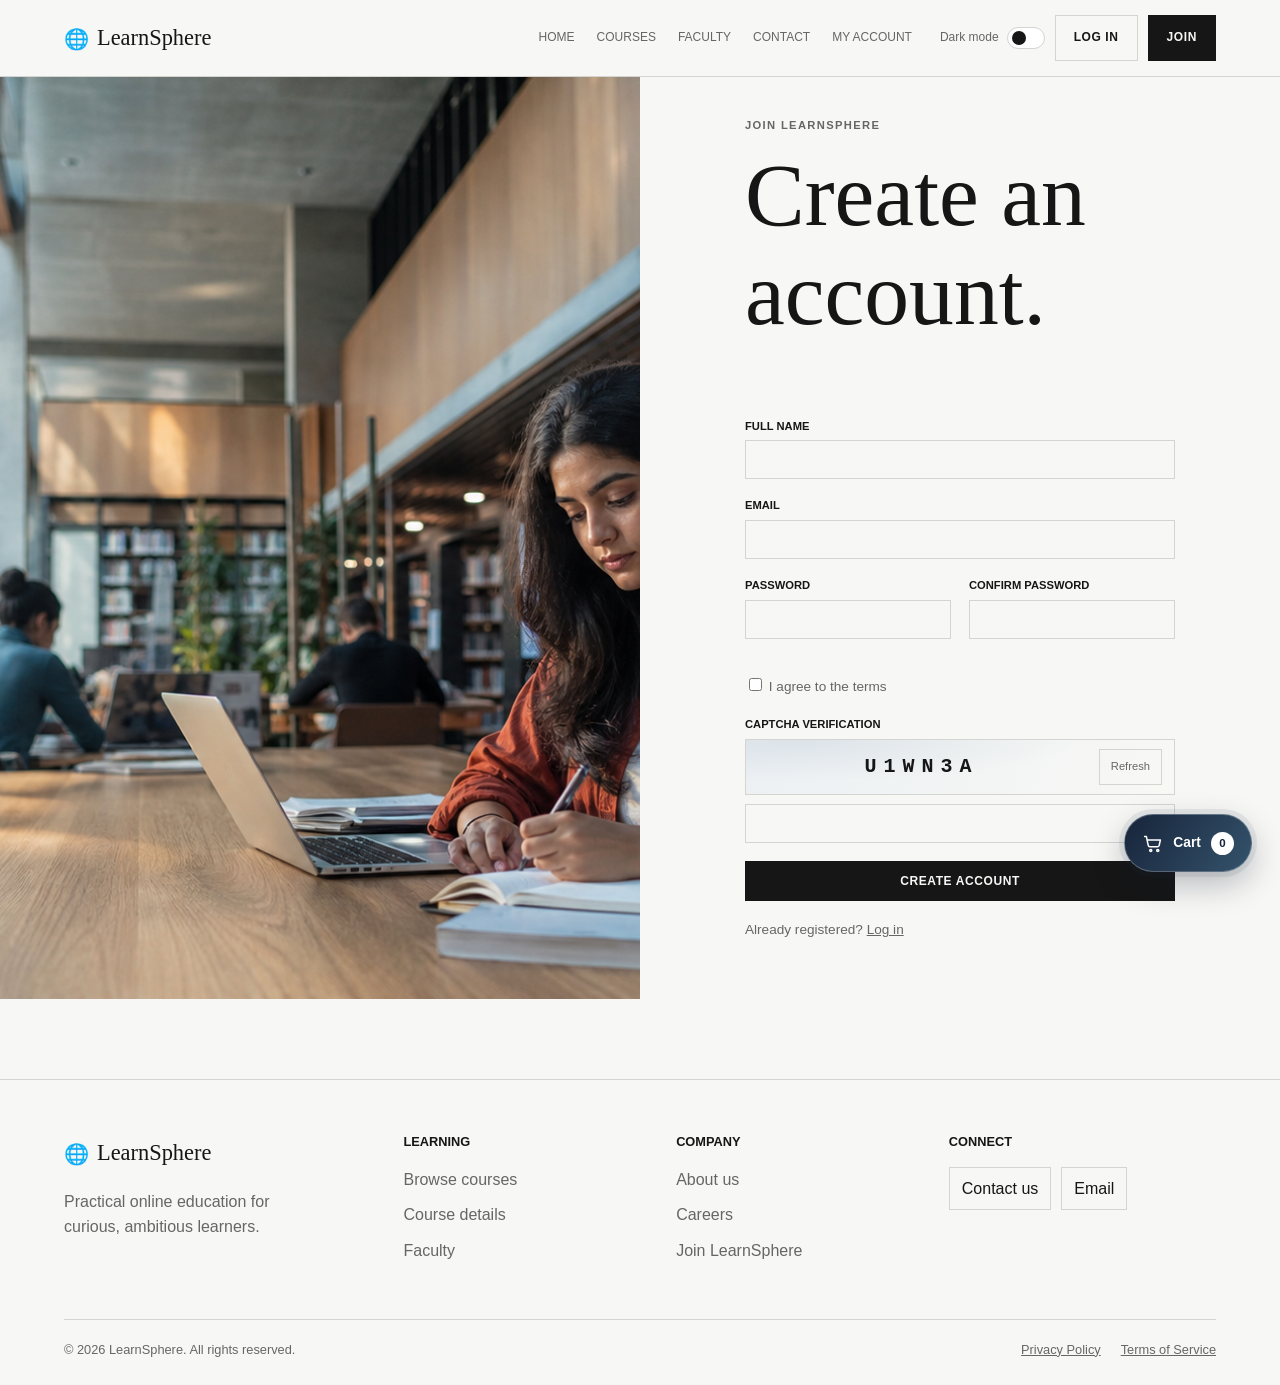
<file: LearnSphere/Htmls/signup.html>
<!DOCTYPE html>
<html lang="en">
<head>
  <meta charset="UTF-8">
  <meta name="viewport" content="width=device-width, initial-scale=1.0">
  <title>Create account — LearnSphere</title>
  <link rel="stylesheet" href="../Csss/signup.css">
  <link rel="stylesheet" href="../Csss/profile-menu.css">
</head>
<body>
  <input class="theme-toggle" type="checkbox" id="theme-toggle">
  <div class="site">
    <header class="site-header">
      <div class="container nav-row">
        <a class="brand" href="index.html">LearnSphere</a>
        <nav class="main-nav"><a href="index.html">Home</a><a href="courses.html">Courses</a><a href="contact.html">Contact</a></nav>
        <div class="header-actions"><label class="theme-switch" for="theme-toggle">Dark mode</label><a class="button secondary" href="login.html">Log in</a>
          <details class="profile-menu">
            <summary aria-label="Open profile menu">
              <span class="profile-avatar" aria-hidden="true"></span>
              <span class="profile-name">Profile</span>
              <span class="profile-chevron" aria-hidden="true"></span>
            </summary>
            <div class="profile-dropdown">
              <p class="profile-dropdown-heading">LEARNER ACCOUNT</p>
              <a class="profile-dropdown-link" href="my-courses.html">
                <span>My Courses</span>
              </a>
              <button class="profile-logout" type="button" data-logout>Log out</button>
            </div>
          </details>
        </div>
      </div>
    </header>

    <main class="auth-layout">
      <div class="auth-image" role="img" aria-label="Student studying in a library"></div>
      <section class="auth-panel">
        <form class="auth-form" id="signup-form" action="#" novalidate>
          <p class="eyebrow">Join LearnSphere</p>
          <h1>Create an account.</h1>
          <div class="field"><label for="name">Full name</label><input id="name" type="text" autocomplete="name" required></div>
          <div class="field"><label for="email">Email</label><input id="email" type="email" autocomplete="email" required></div>
          <div class="form-row">
            <div class="field"><label for="password">Password</label><input id="password" type="password" autocomplete="new-password" minlength="8" required></div>
            <div class="field"><label for="confirm">Confirm password</label><input id="confirm" type="password" autocomplete="new-password" required></div>
          </div>
          <p class="form-note"><label><input id="terms" type="checkbox" required> I agree to the terms</label></p>
          <div class="field captcha-field">
            <label for="captcha-input">CAPTCHA verification</label>
            <div class="captcha-challenge">
              <span class="captcha-code" id="captcha-code" aria-label="Generated CAPTCHA" aria-live="polite"></span>
              <button class="captcha-refresh" id="captcha-refresh" type="button" aria-label="Generate a new CAPTCHA">Refresh</button>
            </div>
            <input id="captcha-input" type="text" inputmode="text" autocapitalize="characters" autocomplete="off" spellcheck="false" maxlength="6" aria-describedby="captcha-code" required>
          </div>
          <button class="button" type="submit">Create account</button>
          <p class="form-note signup-message" id="signup-message" role="status" aria-live="polite" hidden></p>
          <p class="form-note">Already registered? <a href="login.html">Log in</a></p>
        </form>
      </section>
    </main>
    <footer class="site-footer">
      <div class="container">
        <div class="footer-grid">
          <div class="footer-about"><a class="brand" href="index.html">LearnSphere</a><p>Practical online education for curious, ambitious learners.</p></div>
          <div class="footer-column"><h3>Learning</h3><a href="courses.html">Browse courses</a><a href="course-details.html">Course details</a><a href="instructors.html">Faculty</a></div>
          <div class="footer-column"><h3>Company</h3><a href="about.html">About us</a><a href="contact.html">Careers</a><a href="signup.html">Join LearnSphere</a></div>
          <div class="footer-column">
            <h3>Connect</h3>
            <div class="connect-links"><a href="contact.html">Contact us</a><a href="mailto:hello@learnsphere.edu">Email</a></div>
          </div>
        </div>
        <div class="footer-bottom"><span>© 2026 LearnSphere. All rights reserved.</span><div class="legal-links"><a href="contact.html">Privacy Policy</a><a href="contact.html">Terms of Service</a></div></div>
      </div>
    </footer>
  </div>
  <script src="../Jsss/profile-menu.js" defer></script>
  <script src="../Jsss/cart.js" defer></script>
  <script src="../Js/captcha.js" defer></script>
  <script src="../Js/auth.js" defer></script>
  <script src="../Js/navbar.js" defer></script>
</body>
</html>
</file>
<file: LearnSphere/Csss/index.css>
/* Basic setup */
* { box-sizing: border-box; }

body {
  margin: 0;
  font-family: Arial, sans-serif;
  line-height: 1.6;
  background: #f2f2f0;
}

a { color: inherit; }
img { display: block; width: 100%; }

.theme-toggle { position: absolute; opacity: 0; }

.page-loader {
  position: fixed;
  inset: 0;
  z-index: 2000;
  display: grid;
  place-content: center;
  gap: 14px;
  padding: 24px;
  color: #171717;
  background: #ffffff;
  animation: page-loader-hide .35s ease 1s forwards;
}

.page-loader-spinner {
  width: 64px;
  height: 64px;
  margin: auto;
  border: 6px solid #e1e1e1;
  border-top-color: #2388ff;
  border-radius: 50%;
  animation: page-loader-spin .9s linear infinite;
}

.page-loader p {
  margin: 0;
  font-family: Georgia, serif;
  font-size: 1rem;
  text-align: center;
}

@keyframes page-loader-spin {
  to { transform: rotate(360deg); }
}

@keyframes page-loader-hide {
  to {
    opacity: 0;
    visibility: hidden;
    pointer-events: none;
  }
}

.site {
  --background: #f7f7f5;
  --card: #ffffff;
  --text: #161616;
  --muted: #666666;
  --border: #d4d4d0;
  min-height: 100vh;
  color: var(--text);
  background: var(--background);
}

/* CSS-only dark mode */
.theme-toggle:checked ~ .site {
  --background: #121212;
  --card: #1d1d1d;
  --text: #f4f4f0;
  --muted: #b7b7b2;
  --border: #3b3b38;
}

.container { width: 90%; max-width: 1180px; margin: auto; }

h1, h2, h3 {
  margin-top: 0;
  font-family: Georgia, serif;
  font-weight: normal;
  line-height: 1.1;
}

h1 { font-size: clamp(3rem, 7vw, 6rem); }
h2 { font-size: clamp(2rem, 4vw, 3.5rem); }
h3 { font-size: 1.45rem; }
p { margin-top: 0; }

.eyebrow {
  color: var(--muted);
  font-size: .7rem;
  font-weight: bold;
  letter-spacing: .12em;
  text-transform: uppercase;
}

.muted { color: var(--muted); }

/* Header */
.site-header {
  position: sticky;
  top: 0;
  z-index: 1000;
  background: var(--background);
  border-bottom: 1px solid var(--border);
}

.nav-row {
  min-height: 76px;
  display: flex;
  align-items: center;
  gap: 28px;
}

.brand {
  font-family: Georgia, serif;
  font-size: 1.4rem;
  text-decoration: none;
}

.brand::before {
  content: "🌐";
  margin-right: 8px;
  font-size: .9em;
  vertical-align: -.05em;
}

.main-nav {
  display: flex;
  gap: 22px;
  margin-left: auto;
}

.main-nav a {
  color: var(--muted);
  font-size: .75rem;
  text-decoration: none;
  text-transform: uppercase;
}

.main-nav a:hover, .main-nav .active { color: var(--text); }

.header-actions { display: flex; align-items: center; gap: 10px; }

.theme-switch {
  position: relative;
  padding-right: 46px;
  cursor: pointer;
  color: var(--muted);
  font-size: .75rem;
}

.theme-switch::before {
  content: "";
  position: absolute;
  top: 50%;
  right: 0;
  width: 36px;
  height: 20px;
  background: var(--card);
  border: 1px solid var(--border);
  border-radius: 20px;
  transform: translateY(-50%);
}

.theme-switch::after {
  content: "";
  position: absolute;
  top: 50%;
  right: 19px;
  width: 14px;
  height: 14px;
  background: var(--text);
  border-radius: 50%;
  transform: translateY(-50%);
  transition: right .2s;
}

.theme-toggle:checked ~ .site .theme-switch::after {
  right: 3px;
}

/* Reusable elements */
.button {
  display: inline-block;
  padding: 12px 18px;
  border: 1px solid var(--text);
  color: var(--background);
  background: var(--text);
  font-size: .75rem;
  font-weight: bold;
  letter-spacing: .05em;
  text-decoration: none;
  text-transform: uppercase;
}

.button.secondary {
  color: var(--text);
  background: transparent;
  border-color: var(--border);
}

.button:hover { opacity: .8; }
.text-link { font-size: .75rem; font-weight: bold; text-transform: uppercase; }
.section { padding: 80px 0; }

.section-heading {
  margin-bottom: 32px;
  display: flex;
  justify-content: space-between;
  align-items: end;
  gap: 30px;
}

.section-heading p { max-width: 440px; color: var(--muted); }

/* Home page */
.hero { padding: 60px 0; }

.hero-grid {
  display: grid;
  grid-template-columns: 1fr 1.2fr;
  gap: 48px;
  align-items: center;
}

.hero-copy p:not(.eyebrow) {
  max-width: 500px;
  margin-bottom: 28px;
  color: var(--muted);
}

.hero-buttons { display: flex; gap: 10px; flex-wrap: wrap; }
.hero-image { height: 560px; object-fit: cover; }

.stats {
  display: grid;
  grid-template-columns: repeat(4, 1fr);
  border: 1px solid var(--border);
}

.stat { padding: 22px; border-right: 1px solid var(--border); }
.stat:last-child { border-right: 0; }
.stat strong { display: block; font-family: Georgia, serif; font-size: 1.6rem; font-weight: normal; }
.stat span { color: var(--muted); font-size: .7rem; text-transform: uppercase; }

.category-grid {
  display: grid;
  grid-template-columns: repeat(4, 1fr);
  border: 1px solid var(--border);
}

.category { min-height: 180px; padding: 24px; border-right: 1px solid var(--border); }
.category:last-child { border-right: 0; }

.benefits { color: #f5f5f2; background: #171717; }
.benefit-grid { display: grid; grid-template-columns: 1fr 1fr; gap: 60px; }
.benefit-list li { margin-bottom: 16px; }

.testimonial { padding: 60px 0; border-block: 1px solid var(--border); }
.testimonial blockquote {
  max-width: 900px;
  margin: 0;
  font-family: Georgia, serif;
  font-size: clamp(2rem, 4vw, 3.5rem);
  line-height: 1.2;
}

.cta { padding: 45px; color: #f5f5f2; background: #171717; }

.home-cta {
  display: grid;
  grid-template-columns: 1fr 280px;
  align-items: end;
  gap: 50px;
  padding: 60px;
}

.home-cta h2 {
  margin-bottom: 16px;
}

.home-cta p {
  margin-bottom: 0;
  color: #c4c4c0;
}

.home-cta .cta-label {
  margin-bottom: 12px;
  color: #b6b6b2;
  font-size: .7rem;
  font-weight: bold;
  letter-spacing: .12em;
  text-transform: uppercase;
}

.cta-button {
  padding: 18px 24px;
  color: #171717;
  background: #f5f5f2;
  font-size: .75rem;
  font-weight: bold;
  text-align: center;
  text-decoration: none;
  text-transform: uppercase;
}

.cta-button:hover {
  background: #ddddda;
}

/* Course cards */
.course-grid { display: grid; grid-template-columns: repeat(3, 1fr); gap: 22px; }
.course-card { background: var(--card); border: 1px solid var(--border); }

.course-image {
  aspect-ratio: 1.4;
  background-image: url("../Htmls/images/courses-atlas.png");
  background-size: 300% 200%;
}

.image-ai { background-position: 0 0; }
.image-design { background-position: 50% 0; }
.image-leadership { background-position: 100% 0; }
.image-business { background-position: 0 100%; }
.image-story { background-position: 50% 100%; }
.image-data { background-position: 100% 100%; }

.course-content { padding: 22px; }
.course-meta { color: var(--muted); font-size: .7rem; text-transform: uppercase; }
.course-content p { color: var(--muted); }
.course-bottom { padding-top: 15px; border-top: 1px solid var(--border); display: flex; justify-content: space-between; }

/* Standard page heading */
.page-heading { padding: 65px 0; border-bottom: 1px solid var(--border); }
.page-heading-grid { display: grid; grid-template-columns: 1.2fr .8fr; gap: 40px; align-items: end; }
.page-heading p { color: var(--muted); }

.filters { padding: 22px 0; display: flex; align-items: center; gap: 18px; flex-wrap: wrap; }
.filters a { color: var(--muted); font-size: .7rem; text-decoration: none; text-transform: uppercase; }
.search { margin-left: auto; padding: 10px; color: var(--text); background: var(--card); border: 1px solid var(--border); }

/* Instructor cards */
.instructor-grid { display: grid; grid-template-columns: repeat(4, 1fr); gap: 20px; }
.instructor-card { background: var(--card); border: 1px solid var(--border); }
.portrait { aspect-ratio: .78; background-image: url("../Htmls/images/instructors-atlas.png"); background-size: 400% 100%; }
.portrait-1 { background-position: 0; }
.portrait-2 { background-position: 33.33%; }
.portrait-3 { background-position: 66.66%; }
.portrait-4 { background-position: 100%; }
.instructor-info { padding: 20px; }
.instructor-info p { color: var(--muted); }

/* Course details */
.detail-grid, .two-columns, .contact-grid { display: grid; grid-template-columns: 1fr 1fr; gap: 50px; }
.detail-image { min-height: 520px; background: url("../Htmls/images/courses-atlas.png") 0 0 / 300% 200%; }
.detail-info { align-self: center; }
.facts { margin: 24px 0; padding: 18px 0; border-block: 1px solid var(--border); }
.price { font-family: Georgia, serif; font-size: 2.2rem; }
.simple-list { padding-left: 20px; }
.simple-list li { margin-bottom: 14px; }
.lesson { padding: 15px 0; border-bottom: 1px solid var(--border); display: flex; justify-content: space-between; }

/* Forms */
.contact-details div { margin-bottom: 22px; padding-top: 12px; border-top: 1px solid var(--border); }
.form-card { padding: 35px; background: var(--card); border: 1px solid var(--border); }
.form-row { display: grid; grid-template-columns: 1fr 1fr; gap: 18px; }
.field { margin-bottom: 18px; }
.field label { display: block; margin-bottom: 5px; font-size: .7rem; font-weight: bold; text-transform: uppercase; }
.field input, .field select, .field textarea { width: 100%; padding: 11px; color: var(--text); background: transparent; border: 1px solid var(--border); }
.field textarea { min-height: 110px; }

.auth-layout { min-height: calc(100vh - 76px); display: grid; grid-template-columns: 1fr 1fr; }
.auth-image { background: url("../Htmls/images/hero.png") center / cover; }
.auth-panel { display: grid; place-items: center; padding: 40px; }
.auth-form { width: 100%; max-width: 430px; }
.auth-form .button { width: 100%; text-align: center; }
.form-note { margin: 18px 0; color: var(--muted); font-size: .85rem; }

/* Footer */
.site-footer {
  margin-top: 80px;
  padding: 55px 0 25px;
  border-top: 1px solid var(--border);
}

.footer-grid {
  display: grid;
  grid-template-columns: 1.3fr 1fr 1fr 1.2fr;
  gap: 50px;
}

.footer-about p {
  max-width: 240px;
  margin-top: 18px;
  color: var(--muted);
}

.footer-column h3 {
  margin-bottom: 18px;
  font-family: Arial, sans-serif;
  font-size: .8rem;
  font-weight: bold;
  text-transform: uppercase;
}

.footer-column a {
  display: block;
  width: fit-content;
  margin-bottom: 10px;
  color: var(--muted);
  text-decoration: none;
}

.footer-column a:hover { color: var(--text); }

.connect-links {
  display: flex;
  gap: 10px;
  margin-bottom: 20px;
}

.connect-links a {
  padding: 8px 12px;
  color: var(--text);
  border: 1px solid var(--border);
}

.footer-bottom {
  margin-top: 45px;
  padding-top: 20px;
  border-top: 1px solid var(--border);
  display: flex;
  justify-content: space-between;
  gap: 20px;
  color: var(--muted);
  font-size: .8rem;
}

.legal-links { display: flex; gap: 20px; }
.legal-links a { color: var(--muted); }

/* Responsive layout */
@media (max-width: 900px) {
  .nav-row { flex-wrap: wrap; padding: 15px 0; }
  .main-nav { order: 3; width: 100%; margin: 0; }
  .header-actions { margin-left: auto; }
  .footer-grid { grid-template-columns: 1fr 1fr; }
  .hero-grid, .page-heading-grid, .detail-grid, .two-columns, .contact-grid { grid-template-columns: 1fr; }
  .home-cta { grid-template-columns: 1fr; }
  .course-grid, .instructor-grid { grid-template-columns: repeat(2, 1fr); }
  .category-grid, .stats { grid-template-columns: repeat(2, 1fr); }
}

@media (max-width: 600px) {
  .main-nav { gap: 12px; overflow-x: auto; }
  .header-actions .button { display: none; }
  .hero-image { height: 380px; }
  .course-grid, .instructor-grid, .category-grid, .stats, .benefit-grid, .form-row, .auth-layout { grid-template-columns: 1fr; }
  .category, .stat { border-right: 0; border-bottom: 1px solid var(--border); }
  .search { width: 100%; margin-left: 0; }
  .detail-image { min-height: 340px; }
  .auth-image { display: none; }
  .section-heading { display: block; }
  .footer-grid { grid-template-columns: 1fr; }
  .footer-bottom { display: block; }
  .legal-links { margin-top: 10px; }
  .home-cta { padding: 32px 24px; }
}
</file>
<file: LearnSphere/Csss/profile-menu.css>
@import url("./site-theme.css");
@import url("./cart.css");

.profile-menu {
  position: relative;
  color: var(--text);
  font-size: .78rem;
}

.profile-menu summary {
  min-height: 38px;
  display: flex;
  align-items: center;
  gap: 9px;
  color: var(--muted);
  cursor: pointer;
  list-style: none;
  transition: color .18s ease;
}

.profile-menu summary::-webkit-details-marker { display: none; }
.profile-menu summary:hover, .profile-menu[open] summary { color: var(--text); }
.profile-menu summary:focus-visible { outline: 2px solid var(--text); outline-offset: 4px; }
.profile-menu[hidden],
.main-nav .account-nav-link[hidden],
.header-actions .auth-action[hidden] { display: none; }

.profile-avatar {
  position: relative;
  width: 34px;
  height: 34px;
  flex: 0 0 34px;
  display: block;
  overflow: hidden;
  background: var(--text);
  border: 1px solid var(--text);
  border-radius: 50%;
}

.profile-avatar::before {
  position: absolute;
  top: 7px;
  left: 50%;
  width: 8px;
  height: 8px;
  background: var(--background);
  border-radius: 50%;
  content: "";
  transform: translateX(-50%);
}

.profile-avatar::after {
  position: absolute;
  bottom: 5px;
  left: 50%;
  width: 17px;
  height: 9px;
  background: var(--background);
  border-radius: 10px 10px 6px 6px;
  content: "";
  transform: translateX(-50%);
}

.profile-avatar.profile-avatar-initial {
  display: grid;
  place-items: center;
  color: var(--background);
  font-size: .76rem;
  font-weight: 700;
}

.profile-avatar.profile-avatar-initial::before,
.profile-avatar.profile-avatar-initial::after { display: none; }

.profile-chevron {
  width: 7px;
  height: 7px;
  margin: -4px 0 0 1px;
  border-right: 1px solid currentColor;
  border-bottom: 1px solid currentColor;
  transform: rotate(45deg);
  transition: transform .18s ease;
}

.profile-menu[open] .profile-chevron { margin-top: 4px; transform: rotate(225deg); }
.profile-menu.is-authenticated .profile-name,
.profile-menu.is-authenticated .profile-chevron { display: block; }

.profile-dropdown {
  position: absolute;
  top: calc(100% + 12px);
  right: 0;
  z-index: 1200;
  width: 248px;
  padding: 8px;
  background: var(--card);
  border: 1px solid var(--border);
  box-shadow: 0 16px 40px rgba(0, 0, 0, .14);
}

.profile-dropdown-heading {
  margin: 0;
  padding: 12px 12px 10px;
  color: var(--muted);
  font-size: .62rem;
  font-weight: bold;
  letter-spacing: .12em;
}

.profile-dropdown-link, .profile-logout {
  width: 100%;
  display: flex;
  align-items: center;
  justify-content: space-between;
  padding: 12px;
  color: var(--text);
  background: transparent;
  border: 0;
  font: inherit;
  text-align: left;
  text-decoration: none;
  cursor: pointer;
  transition: background .16s ease;
}

.profile-dropdown-link:hover, .profile-logout:hover { background: var(--background); }
.profile-dropdown-link::after {
  width: 7px;
  height: 7px;
  border-top: 1px solid var(--muted);
  border-right: 1px solid var(--muted);
  content: "";
  transform: rotate(45deg);
}

.profile-logout {
  justify-content: flex-start;
  border-top: 1px solid var(--border);
  color: #a23434;
}

.theme-toggle:checked ~ .site .profile-logout { color: #f09a9a; }

.profile-dropdown-link:focus-visible, .profile-logout:focus-visible { outline: 2px solid var(--text); outline-offset: -2px; }

@media (max-width: 600px) {
  .profile-name, .profile-chevron { display: none; }
  .profile-dropdown { top: calc(100% + 10px); }
  .header-actions .auth-action { display: inline-block; padding: 8px 9px; font-size: .62rem; }
}
</file>
<file: LearnSphere/Csss/about.css>
/* Basic setup */
* { box-sizing: border-box; }

body {
  margin: 0;
  font-family: Arial, sans-serif;
  line-height: 1.6;
  background: #f2f2f0;
}

a { color: inherit; }
img { display: block; width: 100%; }

.theme-toggle { position: absolute; opacity: 0; }

.site {
  --background: #f7f7f5;
  --card: #ffffff;
  --text: #161616;
  --muted: #666666;
  --border: #d4d4d0;
  min-height: 100vh;
  color: var(--text);
  background: var(--background);
}

/* CSS-only dark mode */
.theme-toggle:checked + .site {
  --background: #121212;
  --card: #1d1d1d;
  --text: #f4f4f0;
  --muted: #b7b7b2;
  --border: #3b3b38;
}

.container { width: 90%; max-width: 1180px; margin: auto; }

h1, h2, h3 {
  margin-top: 0;
  font-family: Georgia, serif;
  font-weight: normal;
  line-height: 1.1;
}

h1 { font-size: clamp(3rem, 7vw, 6rem); }
h2 { font-size: clamp(2rem, 4vw, 3.5rem); }
h3 { font-size: 1.45rem; }
p { margin-top: 0; }

.eyebrow {
  color: var(--muted);
  font-size: .7rem;
  font-weight: bold;
  letter-spacing: .12em;
  text-transform: uppercase;
}

.muted { color: var(--muted); }

/* Header */
.site-header {
  position: sticky;
  top: 0;
  z-index: 1000;
  background: var(--background);
  border-bottom: 1px solid var(--border);
}

.nav-row {
  min-height: 76px;
  display: flex;
  align-items: center;
  gap: 28px;
}

.brand {
  font-family: Georgia, serif;
  font-size: 1.4rem;
  text-decoration: none;
}

.brand::before {
  content: "🌐";
  margin-right: 8px;
  font-size: .9em;
  vertical-align: -.05em;
}

.main-nav {
  display: flex;
  gap: 22px;
  margin-left: auto;
}

.main-nav a {
  color: var(--muted);
  font-size: .75rem;
  text-decoration: none;
  text-transform: uppercase;
}

.main-nav a:hover, .main-nav .active { color: var(--text); }

.header-actions { display: flex; align-items: center; gap: 10px; }

.theme-switch {
  position: relative;
  padding-right: 46px;
  cursor: pointer;
  color: var(--muted);
  font-size: .75rem;
}

.theme-switch::before {
  content: "";
  position: absolute;
  top: 50%;
  right: 0;
  width: 36px;
  height: 20px;
  background: var(--card);
  border: 1px solid var(--border);
  border-radius: 20px;
  transform: translateY(-50%);
}

.theme-switch::after {
  content: "";
  position: absolute;
  top: 50%;
  right: 19px;
  width: 14px;
  height: 14px;
  background: var(--text);
  border-radius: 50%;
  transform: translateY(-50%);
  transition: right .2s;
}

.theme-toggle:checked + .site .theme-switch::after {
  right: 3px;
}

/* Reusable elements */
.button {
  display: inline-block;
  padding: 12px 18px;
  border: 1px solid var(--text);
  color: var(--background);
  background: var(--text);
  font-size: .75rem;
  font-weight: bold;
  letter-spacing: .05em;
  text-decoration: none;
  text-transform: uppercase;
}

.button.secondary {
  color: var(--text);
  background: transparent;
  border-color: var(--border);
}

.button:hover { opacity: .8; }
.text-link { font-size: .75rem; font-weight: bold; text-transform: uppercase; }
.section { padding: 80px 0; }

.section-heading {
  margin-bottom: 32px;
  display: flex;
  justify-content: space-between;
  align-items: end;
  gap: 30px;
}

.section-heading p { max-width: 440px; color: var(--muted); }

/* Home page */
.hero { padding: 60px 0; }

.hero-grid {
  display: grid;
  grid-template-columns: 1fr 1.2fr;
  gap: 48px;
  align-items: center;
}

.hero-copy p:not(.eyebrow) {
  max-width: 500px;
  margin-bottom: 28px;
  color: var(--muted);
}

.hero-buttons { display: flex; gap: 10px; flex-wrap: wrap; }
.hero-image { height: 560px; object-fit: cover; }

.stats {
  display: grid;
  grid-template-columns: repeat(4, 1fr);
  border: 1px solid var(--border);
}

.stat { padding: 22px; border-right: 1px solid var(--border); }
.stat:last-child { border-right: 0; }
.stat strong { display: block; font-family: Georgia, serif; font-size: 1.6rem; font-weight: normal; }
.stat span { color: var(--muted); font-size: .7rem; text-transform: uppercase; }

.category-grid {
  display: grid;
  grid-template-columns: repeat(4, 1fr);
  border: 1px solid var(--border);
}

.category { min-height: 180px; padding: 24px; border-right: 1px solid var(--border); }
.category:last-child { border-right: 0; }

.benefits { color: #f5f5f2; background: #171717; }
.benefit-grid { display: grid; grid-template-columns: 1fr 1fr; gap: 60px; }
.benefit-list li { margin-bottom: 16px; }

.testimonial { padding: 60px 0; border-block: 1px solid var(--border); }
.testimonial blockquote {
  max-width: 900px;
  margin: 0;
  font-family: Georgia, serif;
  font-size: clamp(2rem, 4vw, 3.5rem);
  line-height: 1.2;
}

.cta { padding: 45px; color: #f5f5f2; background: #171717; }

.cta .button {
  color: #171717;
  background: #ffffff;
  border-color: #ffffff;
}

/* Course cards */
.course-grid { display: grid; grid-template-columns: repeat(3, 1fr); gap: 22px; }
.course-card { background: var(--card); border: 1px solid var(--border); }

.course-image {
  aspect-ratio: 1.4;
  background-image: url("../Htmls/images/courses-atlas.png");
  background-size: 300% 200%;
}

.image-ai { background-position: 0 0; }
.image-design { background-position: 50% 0; }
.image-leadership { background-position: 100% 0; }
.image-business { background-position: 0 100%; }
.image-story { background-position: 50% 100%; }
.image-data { background-position: 100% 100%; }

.course-content { padding: 22px; }
.course-meta { color: var(--muted); font-size: .7rem; text-transform: uppercase; }
.course-content p { color: var(--muted); }
.course-bottom { padding-top: 15px; border-top: 1px solid var(--border); display: flex; justify-content: space-between; }

/* Standard page heading */
.page-heading { padding: 32px 0; border-bottom: 1px solid var(--border); }
.page-heading-grid { display: grid; grid-template-columns: 1.2fr .8fr; gap: 40px; align-items: end; }
.page-heading h1 {
  margin-bottom: 10px;
  font-size: clamp(2.3rem, 4vw, 3.8rem);
}
.page-heading p { margin-bottom: 0; color: var(--muted); }

.filters { padding: 22px 0; display: flex; align-items: center; gap: 18px; flex-wrap: wrap; }
.filters a { color: var(--muted); font-size: .7rem; text-decoration: none; text-transform: uppercase; }
.search { margin-left: auto; padding: 10px; color: var(--text); background: var(--card); border: 1px solid var(--border); }

/* Instructor cards */
.instructor-grid { display: grid; grid-template-columns: repeat(4, 1fr); gap: 20px; }
.instructor-card { background: var(--card); border: 1px solid var(--border); }
.portrait { aspect-ratio: .78; background-image: url("../Htmls/images/instructors-atlas.png"); background-size: 400% 100%; }
.portrait-1 { background-position: 0; }
.portrait-2 { background-position: 33.33%; }
.portrait-3 { background-position: 66.66%; }
.portrait-4 { background-position: 100%; }
.instructor-info { padding: 20px; }
.instructor-info p { color: var(--muted); }

/* Course details */
.detail-grid, .two-columns, .contact-grid { display: grid; grid-template-columns: 1fr 1fr; gap: 50px; }
.detail-image { min-height: 520px; background: url("../Htmls/images/courses-atlas.png") 0 0 / 300% 200%; }
.detail-info { align-self: center; }
.facts { margin: 24px 0; padding: 18px 0; border-block: 1px solid var(--border); }
.price { font-family: Georgia, serif; font-size: 2.2rem; }
.simple-list { padding-left: 20px; }
.simple-list li { margin-bottom: 14px; }
.lesson { padding: 15px 0; border-bottom: 1px solid var(--border); display: flex; justify-content: space-between; }

/* Forms */
.contact-details div { margin-bottom: 22px; padding-top: 12px; border-top: 1px solid var(--border); }

/* About page */
.about-intro {
  display: grid;
  grid-template-columns: 1fr 1fr;
  gap: 50px;
  align-items: center;
}

.about-intro img {
  height: 440px;
  object-fit: cover;
}

.about-intro p {
  color: var(--muted);
}

.value-grid {
  display: grid;
  grid-template-columns: repeat(3, 1fr);
  border: 1px solid var(--border);
}

.value-card {
  padding: 28px;
  border-right: 1px solid var(--border);
}

.value-card:last-child {
  border-right: 0;
}

.value-card p {
  color: var(--muted);
}
.form-card { padding: 35px; background: var(--card); border: 1px solid var(--border); }
.form-row { display: grid; grid-template-columns: 1fr 1fr; gap: 18px; }
.field { margin-bottom: 18px; }
.field label { display: block; margin-bottom: 5px; font-size: .7rem; font-weight: bold; text-transform: uppercase; }
.field input, .field select, .field textarea { width: 100%; padding: 11px; color: var(--text); background: transparent; border: 1px solid var(--border); }
.field textarea { min-height: 110px; }

.auth-layout { min-height: calc(100vh - 76px); display: grid; grid-template-columns: 1fr 1fr; }
.auth-image { background: url("../Htmls/images/hero.png") center / cover; }
.auth-panel { display: grid; place-items: center; padding: 40px; }
.auth-form { width: 100%; max-width: 430px; }
.auth-form .button { width: 100%; text-align: center; }
.form-note { margin: 18px 0; color: var(--muted); font-size: .85rem; }

/* Footer */
.site-footer {
  margin-top: 80px;
  padding: 55px 0 25px;
  border-top: 1px solid var(--border);
}

.footer-grid {
  display: grid;
  grid-template-columns: 1.3fr 1fr 1fr 1.2fr;
  gap: 50px;
}

.footer-about p {
  max-width: 240px;
  margin-top: 18px;
  color: var(--muted);
}

.footer-column h3 {
  margin-bottom: 18px;
  font-family: Arial, sans-serif;
  font-size: .8rem;
  font-weight: bold;
  text-transform: uppercase;
}

.footer-column a {
  display: block;
  width: fit-content;
  margin-bottom: 10px;
  color: var(--muted);
  text-decoration: none;
}

.footer-column a:hover { color: var(--text); }

.connect-links {
  display: flex;
  gap: 10px;
  margin-bottom: 20px;
}

.connect-links a {
  padding: 8px 12px;
  color: var(--text);
  border: 1px solid var(--border);
}

.footer-bottom {
  margin-top: 45px;
  padding-top: 20px;
  border-top: 1px solid var(--border);
  display: flex;
  justify-content: space-between;
  gap: 20px;
  color: var(--muted);
  font-size: .8rem;
}

.legal-links { display: flex; gap: 20px; }
.legal-links a { color: var(--muted); }

/* Responsive layout */
@media (max-width: 900px) {
  .nav-row { flex-wrap: wrap; padding: 15px 0; }
  .main-nav { order: 3; width: 100%; margin: 0; }
  .header-actions { margin-left: auto; }
  .footer-grid { grid-template-columns: 1fr 1fr; }
  .hero-grid, .page-heading-grid, .detail-grid, .two-columns, .contact-grid { grid-template-columns: 1fr; }
  .about-intro { grid-template-columns: 1fr; }
  .course-grid, .instructor-grid { grid-template-columns: repeat(2, 1fr); }
  .category-grid, .stats { grid-template-columns: repeat(2, 1fr); }
}

@media (max-width: 600px) {
  .main-nav { gap: 12px; overflow-x: auto; }
  .header-actions .button { display: none; }
  .hero-image { height: 380px; }
  .course-grid, .instructor-grid, .category-grid, .stats, .benefit-grid, .form-row, .auth-layout { grid-template-columns: 1fr; }
  .value-grid { grid-template-columns: 1fr; }
  .value-card { border-right: 0; border-bottom: 1px solid var(--border); }
  .value-card:last-child { border-bottom: 0; }
  .category, .stat { border-right: 0; border-bottom: 1px solid var(--border); }
  .search { width: 100%; margin-left: 0; }
  .detail-image { min-height: 340px; }
  .auth-image { display: none; }
  .section-heading { display: block; }
  .footer-grid { grid-template-columns: 1fr; }
  .footer-bottom { display: block; }
  .legal-links { margin-top: 10px; }
}
</file>
<file: LearnSphere/Csss/courses.css>
/* Basic setup */
* { box-sizing: border-box; }

body {
  margin: 0;
  font-family: Arial, sans-serif;
  line-height: 1.6;
  background: #f2f2f0;
}

a { color: inherit; }
img { display: block; width: 100%; }

.theme-toggle { position: absolute; opacity: 0; }

.site {
  --background: #f7f7f5;
  --card: #ffffff;
  --text: #161616;
  --muted: #666666;
  --border: #d4d4d0;
  min-height: 100vh;
  color: var(--text);
  background: var(--background);
}

/* CSS-only dark mode */
.theme-toggle:checked + .site {
  --background: #121212;
  --card: #1d1d1d;
  --text: #f4f4f0;
  --muted: #b7b7b2;
  --border: #3b3b38;
}

.container { width: 90%; max-width: 1180px; margin: auto; }

h1, h2, h3 {
  margin-top: 0;
  font-family: Georgia, serif;
  font-weight: normal;
  line-height: 1.1;
}

h1 { font-size: clamp(3rem, 7vw, 6rem); }
h2 { font-size: clamp(2rem, 4vw, 3.5rem); }
h3 { font-size: 1.45rem; }
p { margin-top: 0; }

.eyebrow {
  color: var(--muted);
  font-size: .7rem;
  font-weight: bold;
  letter-spacing: .12em;
  text-transform: uppercase;
}

.muted { color: var(--muted); }

/* Header */
.site-header {
  position: sticky;
  top: 0;
  z-index: 1000;
  background: var(--background);
  border-bottom: 1px solid var(--border);
}

.nav-row {
  min-height: 76px;
  display: flex;
  align-items: center;
  gap: 28px;
}

.brand {
  font-family: Georgia, serif;
  font-size: 1.4rem;
  text-decoration: none;
}

.brand::before {
  content: "🌐";
  margin-right: 8px;
  font-size: .9em;
  vertical-align: -.05em;
}

.main-nav {
  display: flex;
  gap: 22px;
  margin-left: auto;
}

.main-nav a {
  color: var(--muted);
  font-size: .75rem;
  text-decoration: none;
  text-transform: uppercase;
}

.main-nav a:hover, .main-nav .active { color: var(--text); }

.header-actions { display: flex; align-items: center; gap: 10px; }

.theme-switch {
  position: relative;
  padding-right: 46px;
  cursor: pointer;
  color: var(--muted);
  font-size: .75rem;
}

.theme-switch::before {
  content: "";
  position: absolute;
  top: 50%;
  right: 0;
  width: 36px;
  height: 20px;
  background: var(--card);
  border: 1px solid var(--border);
  border-radius: 20px;
  transform: translateY(-50%);
}

.theme-switch::after {
  content: "";
  position: absolute;
  top: 50%;
  right: 19px;
  width: 14px;
  height: 14px;
  background: var(--text);
  border-radius: 50%;
  transform: translateY(-50%);
  transition: right .2s;
}

.theme-toggle:checked + .site .theme-switch::after {
  right: 3px;
}

/* Reusable elements */
.button {
  display: inline-block;
  padding: 12px 18px;
  border: 1px solid var(--text);
  color: var(--background);
  background: var(--text);
  font-size: .75rem;
  font-weight: bold;
  letter-spacing: .05em;
  text-decoration: none;
  text-transform: uppercase;
}

.button.secondary {
  color: var(--text);
  background: transparent;
  border-color: var(--border);
}

.button:hover { opacity: .8; }
.text-link { font-size: .75rem; font-weight: bold; text-transform: uppercase; }
.section { padding: 80px 0; }

.section-heading {
  margin-bottom: 32px;
  display: flex;
  justify-content: space-between;
  align-items: end;
  gap: 30px;
}

.section-heading p { max-width: 440px; color: var(--muted); }

/* Home page */
.hero { padding: 60px 0; }

.hero-grid {
  display: grid;
  grid-template-columns: 1fr 1.2fr;
  gap: 48px;
  align-items: center;
}

.hero-copy p:not(.eyebrow) {
  max-width: 500px;
  margin-bottom: 28px;
  color: var(--muted);
}

.hero-buttons { display: flex; gap: 10px; flex-wrap: wrap; }
.hero-image { height: 560px; object-fit: cover; }

.stats {
  display: grid;
  grid-template-columns: repeat(4, 1fr);
  border: 1px solid var(--border);
}

.stat { padding: 22px; border-right: 1px solid var(--border); }
.stat:last-child { border-right: 0; }
.stat strong { display: block; font-family: Georgia, serif; font-size: 1.6rem; font-weight: normal; }
.stat span { color: var(--muted); font-size: .7rem; text-transform: uppercase; }

.category-grid {
  display: grid;
  grid-template-columns: repeat(4, 1fr);
  border: 1px solid var(--border);
}

.category { min-height: 180px; padding: 24px; border-right: 1px solid var(--border); }
.category:last-child { border-right: 0; }

.benefits { color: #f5f5f2; background: #171717; }
.benefit-grid { display: grid; grid-template-columns: 1fr 1fr; gap: 60px; }
.benefit-list li { margin-bottom: 16px; }

.testimonial { padding: 60px 0; border-block: 1px solid var(--border); }
.testimonial blockquote {
  max-width: 900px;
  margin: 0;
  font-family: Georgia, serif;
  font-size: clamp(2rem, 4vw, 3.5rem);
  line-height: 1.2;
}

.cta { padding: 45px; color: #f5f5f2; background: #171717; }

/* Course cards */
.course-grid { display: grid; grid-template-columns: repeat(3, 1fr); gap: 22px; }
.course-card { background: var(--card); border: 1px solid var(--border); }

.course-image {
  aspect-ratio: 1.4;
  background-image: url("../Htmls/images/courses-atlas.png");
  background-size: 300% 200%;
}

.image-ai { background-position: 0 0; }
.image-design { background-position: 50% 0; }
.image-leadership { background-position: 100% 0; }
.image-business { background-position: 0 100%; }
.image-story { background-position: 50% 100%; }
.image-data { background-position: 100% 100%; }

.course-content { padding: 22px; }
.course-meta { color: var(--muted); font-size: .7rem; text-transform: uppercase; }
.course-content p { color: var(--muted); }
.course-bottom { padding-top: 15px; border-top: 1px solid var(--border); display: flex; justify-content: space-between; }

/* Standard page heading */
.page-heading { padding: 32px 0; border-bottom: 1px solid var(--border); }
.page-heading-grid { display: grid; grid-template-columns: 1.2fr .8fr; gap: 40px; align-items: end; }
.page-heading h1 {
  margin-bottom: 10px;
  font-size: clamp(2.3rem, 4vw, 3.8rem);
}
.page-heading p { margin-bottom: 0; color: var(--muted); }

.filters { padding: 22px 0; display: flex; align-items: center; gap: 18px; flex-wrap: wrap; }
.filters button {
  padding: 0;
  color: var(--muted);
  background: transparent;
  border: 0;
  cursor: pointer;
  font: inherit;
  font-size: .7rem;
  text-transform: uppercase;
}
.filters button:hover, .filters button.active { color: var(--text); }
.filters button:focus-visible { outline: 2px solid var(--text); outline-offset: 4px; }

.course-search { padding-bottom: 24px; }
.course-search label { display: block; margin-bottom: 7px; font-size: .75rem; font-weight: bold; text-transform: uppercase; }
.course-search input {
  width: 100%;
  max-width: 560px;
  padding: 13px 15px;
  color: var(--text);
  background: var(--card);
  border: 1px solid var(--border);
  font: inherit;
}
.course-search input:focus { outline: 2px solid var(--text); outline-offset: 2px; }
.search-status { margin: 14px 0 0; color: var(--muted); }
.course-card[hidden] { display: none; }

#courses {
  padding-top: 0;
}

/* Instructor cards */
.instructor-grid { display: grid; grid-template-columns: repeat(4, 1fr); gap: 20px; }
.instructor-card { background: var(--card); border: 1px solid var(--border); }
.portrait { aspect-ratio: .78; background-image: url("../Htmls/images/instructors-atlas.png"); background-size: 400% 100%; }
.portrait-1 { background-position: 0; }
.portrait-2 { background-position: 33.33%; }
.portrait-3 { background-position: 66.66%; }
.portrait-4 { background-position: 100%; }
.instructor-info { padding: 20px; }
.instructor-info p { color: var(--muted); }

/* Course details */
.detail-grid, .two-columns, .contact-grid { display: grid; grid-template-columns: 1fr 1fr; gap: 50px; }
.detail-image { min-height: 520px; background: url("../Htmls/images/courses-atlas.png") 0 0 / 300% 200%; }
.detail-info { align-self: center; }
.facts { margin: 24px 0; padding: 18px 0; border-block: 1px solid var(--border); }
.price { font-family: Georgia, serif; font-size: 2.2rem; }
.simple-list { padding-left: 20px; }
.simple-list li { margin-bottom: 14px; }
.lesson { padding: 15px 0; border-bottom: 1px solid var(--border); display: flex; justify-content: space-between; }

/* Forms */
.contact-details div { margin-bottom: 22px; padding-top: 12px; border-top: 1px solid var(--border); }
.form-card { padding: 35px; background: var(--card); border: 1px solid var(--border); }
.form-row { display: grid; grid-template-columns: 1fr 1fr; gap: 18px; }
.field { margin-bottom: 18px; }
.field label { display: block; margin-bottom: 5px; font-size: .7rem; font-weight: bold; text-transform: uppercase; }
.field input, .field select, .field textarea { width: 100%; padding: 11px; color: var(--text); background: transparent; border: 1px solid var(--border); }
.field textarea { min-height: 110px; }

.auth-layout { min-height: calc(100vh - 76px); display: grid; grid-template-columns: 1fr 1fr; }
.auth-image { background: url("../Htmls/images/hero.png") center / cover; }
.auth-panel { display: grid; place-items: center; padding: 40px; }
.auth-form { width: 100%; max-width: 430px; }
.auth-form .button { width: 100%; text-align: center; }
.form-note { margin: 18px 0; color: var(--muted); font-size: .85rem; }

/* Footer */
.site-footer {
  margin-top: 80px;
  padding: 55px 0 25px;
  border-top: 1px solid var(--border);
}

.footer-grid {
  display: grid;
  grid-template-columns: 1.3fr 1fr 1fr 1.2fr;
  gap: 50px;
}

.footer-about p {
  max-width: 240px;
  margin-top: 18px;
  color: var(--muted);
}

.footer-column h3 {
  margin-bottom: 18px;
  font-family: Arial, sans-serif;
  font-size: .8rem;
  font-weight: bold;
  text-transform: uppercase;
}

.footer-column a {
  display: block;
  width: fit-content;
  margin-bottom: 10px;
  color: var(--muted);
  text-decoration: none;
}

.footer-column a:hover { color: var(--text); }

.connect-links {
  display: flex;
  gap: 10px;
  margin-bottom: 20px;
}

.connect-links a {
  padding: 8px 12px;
  color: var(--text);
  border: 1px solid var(--border);
}

.footer-bottom {
  margin-top: 45px;
  padding-top: 20px;
  border-top: 1px solid var(--border);
  display: flex;
  justify-content: space-between;
  gap: 20px;
  color: var(--muted);
  font-size: .8rem;
}

.legal-links { display: flex; gap: 20px; }
.legal-links a { color: var(--muted); }

/* Responsive layout */
@media (max-width: 900px) {
  .nav-row { flex-wrap: wrap; padding: 15px 0; }
  .main-nav { order: 3; width: 100%; margin: 0; }
  .header-actions { margin-left: auto; }
  .footer-grid { grid-template-columns: 1fr 1fr; }
  .hero-grid, .page-heading-grid, .detail-grid, .two-columns, .contact-grid { grid-template-columns: 1fr; }
  .course-grid, .instructor-grid { grid-template-columns: repeat(2, 1fr); }
  .category-grid, .stats { grid-template-columns: repeat(2, 1fr); }
}

@media (max-width: 600px) {
  .main-nav { gap: 12px; overflow-x: auto; }
  .header-actions .button { display: none; }
  .hero-image { height: 380px; }
  .course-grid, .instructor-grid, .category-grid, .stats, .benefit-grid, .form-row, .auth-layout { grid-template-columns: 1fr; }
  .category, .stat { border-right: 0; border-bottom: 1px solid var(--border); }
  .detail-image { min-height: 340px; }
  .auth-image { display: none; }
  .section-heading { display: block; }
  .footer-grid { grid-template-columns: 1fr; }
  .footer-bottom { display: block; }
  .legal-links { margin-top: 10px; }
}
</file>
<file: LearnSphere/Csss/checkout.css>
.checkout-heading {
  padding: 52px 0 42px;
  background:
    radial-gradient(ellipse at 8% 0%, rgba(111, 142, 178, .14), transparent 47%),
    linear-gradient(120deg, rgba(231, 237, 242, .58), rgba(246, 246, 243, .12));
  border-bottom: 1px solid var(--border);
}

.checkout-heading .eyebrow { margin-bottom: 12px; }
.checkout-heading h1 { margin-bottom: 12px; font-size: clamp(2.5rem, 5vw, 4rem); }
.checkout-heading p:last-child { margin-bottom: 0; color: var(--muted); }
.checkout-section { padding-top: 48px; }

.checkout-layout {
  display: grid;
  grid-template-columns: minmax(0, 1.35fr) minmax(280px, .75fr);
  align-items: start;
  gap: 24px;
}
.checkout-layout[hidden] { display: none; }

.checkout-card {
  background: var(--card);
  border: 1px solid var(--border);
  border-radius: 16px;
  box-shadow: 0 14px 38px rgba(18, 32, 48, .06);
}

.checkout-order { padding: 28px; }

.checkout-order-heading {
  display: flex;
  align-items: end;
  justify-content: space-between;
  gap: 18px;
  padding-bottom: 20px;
  border-bottom: 1px solid var(--border);
}

.checkout-order-heading .eyebrow { margin-bottom: 8px; }
.checkout-order-heading h2, .checkout-summary h2 { margin: 0; font-size: clamp(1.5rem, 2.5vw, 2rem); }

.checkout-course-count {
  flex: 0 0 auto;
  padding: 7px 10px;
  color: var(--muted);
  background: rgba(109, 133, 159, .09);
  border-radius: 999px;
  font-size: .7rem;
}

.checkout-items { padding-top: 4px; }

.checkout-item {
  display: flex;
  align-items: center;
  justify-content: space-between;
  gap: 20px;
  padding: 19px 0;
  border-bottom: 1px solid var(--border);
}

.checkout-item:last-child { border-bottom: 0; }
.checkout-item h3 { margin: 0 0 5px; font-size: 1.04rem; line-height: 1.3; }
.checkout-item p { margin: 0; color: var(--muted); font-size: .75rem; }
.checkout-item strong { flex: 0 0 auto; font-size: .9rem; font-variant-numeric: tabular-nums; }

.checkout-back-link {
  display: inline-block;
  margin-top: 7px;
  color: #426e89;
  font-size: .75rem;
  font-weight: 700;
  text-decoration: none;
}

.checkout-summary { position: sticky; top: 100px; padding: 28px; }
.checkout-summary > .eyebrow { margin-bottom: 9px; }

.checkout-summary-row,
.checkout-summary-total {
  display: flex;
  align-items: center;
  justify-content: space-between;
  gap: 12px;
}

.checkout-summary-row {
  margin-top: 27px;
  padding-bottom: 17px;
  color: var(--muted);
  border-bottom: 1px solid var(--border);
  font-size: .8rem;
}

.checkout-summary-total { padding: 18px 0 22px; font-size: .9rem; }
.checkout-summary-total strong { font-size: 1.5rem; font-variant-numeric: tabular-nums; }

.checkout-complete-button {
  width: 100%;
  min-height: 48px;
  border: 0;
  border-radius: 999px;
  cursor: pointer;
}

.checkout-complete-button:hover { opacity: 1; filter: brightness(1.07); }
.checkout-complete-button:disabled { opacity: .65; cursor: wait; }
.checkout-summary-note { margin: 12px 0 0; color: var(--muted); font-size: .68rem; line-height: 1.5; text-align: center; }

.checkout-state {
  max-width: 700px;
  margin: 14px auto;
  padding: 52px 30px;
  background: var(--card);
  border: 1px solid var(--border);
  border-radius: 18px;
  box-shadow: 0 18px 50px rgba(18, 32, 48, .08);
  text-align: center;
}

.checkout-state[hidden], .checkout-error[hidden] { display: none; }
.checkout-state-mark, .checkout-success-mark {
  width: 56px;
  height: 56px;
  display: grid;
  place-items: center;
  margin: 0 auto 19px;
  color: #476d86;
  background: rgba(109, 150, 175, .13);
  border-radius: 50%;
  font-size: 1.6rem;
}

.checkout-success-mark { color: #1c7563; background: rgba(79, 183, 151, .17); }
.checkout-state .eyebrow { margin-bottom: 10px; }
.checkout-state h2 { margin-bottom: 12px; font-size: clamp(2rem, 4vw, 3rem); }
.checkout-state > p:not(.eyebrow) { max-width: 440px; margin: 0 auto 20px; color: var(--muted); }
.checkout-error { margin: 20px 0 0; color: #a23434; font-size: .82rem; }

.theme-toggle:checked ~ .site .checkout-heading {
  background:
    radial-gradient(ellipse at 10% 0%, rgba(137, 107, 255, .22), transparent 48%),
    radial-gradient(ellipse at 92% 80%, rgba(48, 205, 190, .12), transparent 43%),
    linear-gradient(120deg, rgba(19, 27, 52, .92), rgba(14, 34, 46, .74));
}

.theme-toggle:checked ~ .site .checkout-card,
.theme-toggle:checked ~ .site .checkout-state {
  background:
    radial-gradient(ellipse at 100% 0%, rgba(61, 178, 179, .10), transparent 43%),
    radial-gradient(ellipse at 0% 100%, rgba(137, 103, 255, .12), transparent 48%),
    linear-gradient(145deg, rgba(26, 34, 62, .98), rgba(15, 24, 43, .98));
  border-color: rgba(170, 177, 255, .23);
  box-shadow: 0 18px 50px rgba(0, 0, 0, .2);
}

.theme-toggle:checked ~ .site .checkout-back-link { color: #86ddd5; }
.theme-toggle:checked ~ .site .checkout-success-mark { color: #8ce2d0; background: rgba(77, 200, 168, .15); }
.theme-toggle:checked ~ .site .checkout-error { color: #f09a9a; }

@media (max-width: 800px) {
  .checkout-layout { grid-template-columns: 1fr; }
  .checkout-summary { position: static; }
}

@media (max-width: 600px) {
  .checkout-heading { padding: 38px 0 32px; }
  .checkout-section { padding-top: 28px; }
  .checkout-order, .checkout-summary { padding: 21px; }
  .checkout-order-heading { align-items: start; flex-direction: column; }
  .checkout-state { padding: 40px 22px; }
}
</file>
<file: LearnSphere/Csss/contact.css>
/* Basic setup */
* { box-sizing: border-box; }

body {
  margin: 0;
  font-family: Arial, sans-serif;
  line-height: 1.6;
  background: #f2f2f0;
}

a { color: inherit; }
img { display: block; width: 100%; }

.theme-toggle { position: absolute; opacity: 0; }

.site {
  --background: #f7f7f5;
  --card: #ffffff;
  --text: #161616;
  --muted: #666666;
  --border: #d4d4d0;
  min-height: 100vh;
  color: var(--text);
  background: var(--background);
}

/* CSS-only dark mode */
.theme-toggle:checked + .site {
  --background: #121212;
  --card: #1d1d1d;
  --text: #f4f4f0;
  --muted: #b7b7b2;
  --border: #3b3b38;
}

.container { width: 90%; max-width: 1180px; margin: auto; }

h1, h2, h3 {
  margin-top: 0;
  font-family: Georgia, serif;
  font-weight: normal;
  line-height: 1.1;
}

h1 { font-size: clamp(3rem, 7vw, 6rem); }
h2 { font-size: clamp(2rem, 4vw, 3.5rem); }
h3 { font-size: 1.45rem; }
p { margin-top: 0; }

.eyebrow {
  color: var(--muted);
  font-size: .7rem;
  font-weight: bold;
  letter-spacing: .12em;
  text-transform: uppercase;
}

.muted { color: var(--muted); }

/* Header */
.site-header {
  position: sticky;
  top: 0;
  z-index: 1000;
  background: var(--background);
  border-bottom: 1px solid var(--border);
}

.nav-row {
  min-height: 76px;
  display: flex;
  align-items: center;
  gap: 28px;
}

.brand {
  font-family: Georgia, serif;
  font-size: 1.4rem;
  text-decoration: none;
}

.brand::before {
  content: "🌐";
  margin-right: 8px;
  font-size: .9em;
  vertical-align: -.05em;
}

.main-nav {
  display: flex;
  gap: 22px;
  margin-left: auto;
}

.main-nav a {
  color: var(--muted);
  font-size: .75rem;
  text-decoration: none;
  text-transform: uppercase;
}

.main-nav a:hover, .main-nav .active { color: var(--text); }

.header-actions { display: flex; align-items: center; gap: 10px; }

.theme-switch {
  position: relative;
  padding-right: 46px;
  cursor: pointer;
  color: var(--muted);
  font-size: .75rem;
}

.theme-switch::before {
  content: "";
  position: absolute;
  top: 50%;
  right: 0;
  width: 36px;
  height: 20px;
  background: var(--card);
  border: 1px solid var(--border);
  border-radius: 20px;
  transform: translateY(-50%);
}

.theme-switch::after {
  content: "";
  position: absolute;
  top: 50%;
  right: 19px;
  width: 14px;
  height: 14px;
  background: var(--text);
  border-radius: 50%;
  transform: translateY(-50%);
  transition: right .2s;
}

.theme-toggle:checked + .site .theme-switch::after {
  right: 3px;
}

/* Reusable elements */
.button {
  display: inline-block;
  padding: 12px 18px;
  border: 1px solid var(--text);
  color: var(--background);
  background: var(--text);
  font-size: .75rem;
  font-weight: bold;
  letter-spacing: .05em;
  text-decoration: none;
  text-transform: uppercase;
}

.button.secondary {
  color: var(--text);
  background: transparent;
  border-color: var(--border);
}

.button:hover { opacity: .8; }
.text-link { font-size: .75rem; font-weight: bold; text-transform: uppercase; }
.section { padding: 80px 0; }

.section-heading {
  margin-bottom: 32px;
  display: flex;
  justify-content: space-between;
  align-items: end;
  gap: 30px;
}

.section-heading p { max-width: 440px; color: var(--muted); }

/* Home page */
.hero { padding: 60px 0; }

.hero-grid {
  display: grid;
  grid-template-columns: 1fr 1.2fr;
  gap: 48px;
  align-items: center;
}

.hero-copy p:not(.eyebrow) {
  max-width: 500px;
  margin-bottom: 28px;
  color: var(--muted);
}

.hero-buttons { display: flex; gap: 10px; flex-wrap: wrap; }
.hero-image { height: 560px; object-fit: cover; }

.stats {
  display: grid;
  grid-template-columns: repeat(4, 1fr);
  border: 1px solid var(--border);
}

.stat { padding: 22px; border-right: 1px solid var(--border); }
.stat:last-child { border-right: 0; }
.stat strong { display: block; font-family: Georgia, serif; font-size: 1.6rem; font-weight: normal; }
.stat span { color: var(--muted); font-size: .7rem; text-transform: uppercase; }

.category-grid {
  display: grid;
  grid-template-columns: repeat(4, 1fr);
  border: 1px solid var(--border);
}

.category { min-height: 180px; padding: 24px; border-right: 1px solid var(--border); }
.category:last-child { border-right: 0; }

.benefits { color: #f5f5f2; background: #171717; }
.benefit-grid { display: grid; grid-template-columns: 1fr 1fr; gap: 60px; }
.benefit-list li { margin-bottom: 16px; }

.testimonial { padding: 60px 0; border-block: 1px solid var(--border); }
.testimonial blockquote {
  max-width: 900px;
  margin: 0;
  font-family: Georgia, serif;
  font-size: clamp(2rem, 4vw, 3.5rem);
  line-height: 1.2;
}

.cta { padding: 45px; color: #f5f5f2; background: #171717; }

/* Course cards */
.course-grid { display: grid; grid-template-columns: repeat(3, 1fr); gap: 22px; }
.course-card { background: var(--card); border: 1px solid var(--border); }

.course-image {
  aspect-ratio: 1.4;
  background-image: url("../Htmls/images/courses-atlas.png");
  background-size: 300% 200%;
}

.image-ai { background-position: 0 0; }
.image-design { background-position: 50% 0; }
.image-leadership { background-position: 100% 0; }
.image-business { background-position: 0 100%; }
.image-story { background-position: 50% 100%; }
.image-data { background-position: 100% 100%; }

.course-content { padding: 22px; }
.course-meta { color: var(--muted); font-size: .7rem; text-transform: uppercase; }
.course-content p { color: var(--muted); }
.course-bottom { padding-top: 15px; border-top: 1px solid var(--border); display: flex; justify-content: space-between; }

/* Standard page heading */
.page-heading { padding: 32px 0; border-bottom: 1px solid var(--border); }
.page-heading-grid { display: grid; grid-template-columns: 1.2fr .8fr; gap: 40px; align-items: end; }
.page-heading h1 {
  margin-bottom: 10px;
  font-size: clamp(2.3rem, 4vw, 3.8rem);
}
.page-heading p { margin-bottom: 0; color: var(--muted); }

.filters { padding: 22px 0; display: flex; align-items: center; gap: 18px; flex-wrap: wrap; }
.filters a { color: var(--muted); font-size: .7rem; text-decoration: none; text-transform: uppercase; }
.search { margin-left: auto; padding: 10px; color: var(--text); background: var(--card); border: 1px solid var(--border); }

/* Instructor cards */
.instructor-grid { display: grid; grid-template-columns: repeat(4, 1fr); gap: 20px; }
.instructor-card { background: var(--card); border: 1px solid var(--border); }
.portrait { aspect-ratio: .78; background-image: url("../Htmls/images/instructors-atlas.png"); background-size: 400% 100%; }
.portrait-1 { background-position: 0; }
.portrait-2 { background-position: 33.33%; }
.portrait-3 { background-position: 66.66%; }
.portrait-4 { background-position: 100%; }
.instructor-info { padding: 20px; }
.instructor-info p { color: var(--muted); }

/* Course details */
.detail-grid, .two-columns, .contact-grid { display: grid; grid-template-columns: 1fr 1fr; gap: 50px; }
.detail-image { min-height: 520px; background: url("../Htmls/images/courses-atlas.png") 0 0 / 300% 200%; }
.detail-info { align-self: center; }
.facts { margin: 24px 0; padding: 18px 0; border-block: 1px solid var(--border); }
.price { font-family: Georgia, serif; font-size: 2.2rem; }
.simple-list { padding-left: 20px; }
.simple-list li { margin-bottom: 14px; }
.lesson { padding: 15px 0; border-bottom: 1px solid var(--border); display: flex; justify-content: space-between; }

/* Forms */
.contact-details div { margin-bottom: 22px; padding-top: 12px; border-top: 1px solid var(--border); }
.form-card { padding: 35px; background: var(--card); border: 1px solid var(--border); }
.form-row { display: grid; grid-template-columns: 1fr 1fr; gap: 18px; }
.field { margin-bottom: 18px; }
.field label { display: block; margin-bottom: 5px; font-size: .7rem; font-weight: bold; text-transform: uppercase; }
.field input, .field select, .field textarea { width: 100%; padding: 11px; color: var(--text); background: transparent; border: 1px solid var(--border); }
.field textarea { min-height: 110px; }

.auth-layout { min-height: calc(100vh - 76px); display: grid; grid-template-columns: 1fr 1fr; }
.auth-image { background: url("../Htmls/images/hero.png") center / cover; }
.auth-panel { display: grid; place-items: center; padding: 40px; }
.auth-form { width: 100%; max-width: 430px; }
.auth-form .button { width: 100%; text-align: center; }
.form-note { margin: 18px 0; color: var(--muted); font-size: .85rem; }

/* Footer */
.site-footer {
  margin-top: 80px;
  padding: 55px 0 25px;
  border-top: 1px solid var(--border);
}

.footer-grid {
  display: grid;
  grid-template-columns: 1.3fr 1fr 1fr 1.2fr;
  gap: 50px;
}

.footer-about p {
  max-width: 240px;
  margin-top: 18px;
  color: var(--muted);
}

.footer-column h3 {
  margin-bottom: 18px;
  font-family: Arial, sans-serif;
  font-size: .8rem;
  font-weight: bold;
  text-transform: uppercase;
}

.footer-column a {
  display: block;
  width: fit-content;
  margin-bottom: 10px;
  color: var(--muted);
  text-decoration: none;
}

.footer-column a:hover { color: var(--text); }

.connect-links {
  display: flex;
  gap: 10px;
  margin-bottom: 20px;
}

.connect-links a {
  padding: 8px 12px;
  color: var(--text);
  border: 1px solid var(--border);
}

.footer-bottom {
  margin-top: 45px;
  padding-top: 20px;
  border-top: 1px solid var(--border);
  display: flex;
  justify-content: space-between;
  gap: 20px;
  color: var(--muted);
  font-size: .8rem;
}

.legal-links { display: flex; gap: 20px; }
.legal-links a { color: var(--muted); }

/* Responsive layout */
@media (max-width: 900px) {
  .nav-row { flex-wrap: wrap; padding: 15px 0; }
  .main-nav { order: 3; width: 100%; margin: 0; }
  .header-actions { margin-left: auto; }
  .footer-grid { grid-template-columns: 1fr 1fr; }
  .hero-grid, .page-heading-grid, .detail-grid, .two-columns, .contact-grid { grid-template-columns: 1fr; }
  .course-grid, .instructor-grid { grid-template-columns: repeat(2, 1fr); }
  .category-grid, .stats { grid-template-columns: repeat(2, 1fr); }
}

@media (max-width: 600px) {
  .main-nav { gap: 12px; overflow-x: auto; }
  .header-actions .button { display: none; }
  .hero-image { height: 380px; }
  .course-grid, .instructor-grid, .category-grid, .stats, .benefit-grid, .form-row, .auth-layout { grid-template-columns: 1fr; }
  .category, .stat { border-right: 0; border-bottom: 1px solid var(--border); }
  .search { width: 100%; margin-left: 0; }
  .detail-image { min-height: 340px; }
  .auth-image { display: none; }
  .section-heading { display: block; }
  .footer-grid { grid-template-columns: 1fr; }
  .footer-bottom { display: block; }
  .legal-links { margin-top: 10px; }
}
</file>
<file: LearnSphere/Csss/course-details.css>
/* Basic setup */
* { box-sizing: border-box; }

body {
  margin: 0;
  font-family: Arial, sans-serif;
  line-height: 1.6;
  background: #f2f2f0;
}

a { color: inherit; }
img { display: block; width: 100%; }

.theme-toggle { position: absolute; opacity: 0; }

.site {
  --background: #f7f7f5;
  --card: #ffffff;
  --text: #161616;
  --muted: #666666;
  --border: #d4d4d0;
  min-height: 100vh;
  color: var(--text);
  background: var(--background);
}

/* CSS-only dark mode */
.theme-toggle:checked + .site {
  --background: #121212;
  --card: #1d1d1d;
  --text: #f4f4f0;
  --muted: #b7b7b2;
  --border: #3b3b38;
}

.container { width: 90%; max-width: 1180px; margin: auto; }

h1, h2, h3 {
  margin-top: 0;
  font-family: Georgia, serif;
  font-weight: normal;
  line-height: 1.1;
}

h1 { font-size: clamp(3rem, 7vw, 6rem); }
h2 { font-size: clamp(2rem, 4vw, 3.5rem); }
h3 { font-size: 1.45rem; }
p { margin-top: 0; }

.eyebrow {
  color: var(--muted);
  font-size: .7rem;
  font-weight: bold;
  letter-spacing: .12em;
  text-transform: uppercase;
}

.muted { color: var(--muted); }

/* Header */
.site-header {
  position: sticky;
  top: 0;
  z-index: 1000;
  background: var(--background);
  border-bottom: 1px solid var(--border);
}

.nav-row {
  min-height: 76px;
  display: flex;
  align-items: center;
  gap: 28px;
}

.brand {
  font-family: Georgia, serif;
  font-size: 1.4rem;
  text-decoration: none;
}

.brand::before {
  content: "🌐";
  margin-right: 8px;
  font-size: .9em;
  vertical-align: -.05em;
}

.main-nav {
  display: flex;
  gap: 22px;
  margin-left: auto;
}

.main-nav a {
  color: var(--muted);
  font-size: .75rem;
  text-decoration: none;
  text-transform: uppercase;
}

.main-nav a:hover, .main-nav .active { color: var(--text); }

.header-actions { display: flex; align-items: center; gap: 10px; }

.theme-switch {
  position: relative;
  padding-right: 46px;
  cursor: pointer;
  color: var(--muted);
  font-size: .75rem;
}

.theme-switch::before {
  content: "";
  position: absolute;
  top: 50%;
  right: 0;
  width: 36px;
  height: 20px;
  background: var(--card);
  border: 1px solid var(--border);
  border-radius: 20px;
  transform: translateY(-50%);
}

.theme-switch::after {
  content: "";
  position: absolute;
  top: 50%;
  right: 19px;
  width: 14px;
  height: 14px;
  background: var(--text);
  border-radius: 50%;
  transform: translateY(-50%);
  transition: right .2s;
}

.theme-toggle:checked + .site .theme-switch::after {
  right: 3px;
}

/* Reusable elements */
.button {
  display: inline-block;
  padding: 12px 18px;
  border: 1px solid var(--text);
  color: var(--background);
  background: var(--text);
  font-size: .75rem;
  font-weight: bold;
  letter-spacing: .05em;
  text-decoration: none;
  text-transform: uppercase;
  font-family: inherit;
  cursor: pointer;
}

.button.secondary {
  color: var(--text);
  background: transparent;
  border-color: var(--border);
}

.button:hover { opacity: .8; }
.text-link { font-size: .75rem; font-weight: bold; text-transform: uppercase; }
.section { padding: 80px 0; }

.section-heading {
  margin-bottom: 32px;
  display: flex;
  justify-content: space-between;
  align-items: end;
  gap: 30px;
}

.section-heading p { max-width: 440px; color: var(--muted); }

.enrollment-feedback {
  margin-top: 18px;
  padding: 14px 16px;
  display: flex;
  align-items: center;
  gap: 14px;
  flex-wrap: wrap;
  background: var(--card);
  border: 1px solid var(--border);
}

.enrollment-feedback[hidden] { display: none; }
.enrollment-feedback a { color: var(--text); font-size: .8rem; font-weight: bold; }

/* Home page */
.hero { padding: 60px 0; }

.hero-grid {
  display: grid;
  grid-template-columns: 1fr 1.2fr;
  gap: 48px;
  align-items: center;
}

.hero-copy p:not(.eyebrow) {
  max-width: 500px;
  margin-bottom: 28px;
  color: var(--muted);
}

.hero-buttons { display: flex; gap: 10px; flex-wrap: wrap; }
.hero-image { height: 560px; object-fit: cover; }

.stats {
  display: grid;
  grid-template-columns: repeat(4, 1fr);
  border: 1px solid var(--border);
}

.stat { padding: 22px; border-right: 1px solid var(--border); }
.stat:last-child { border-right: 0; }
.stat strong { display: block; font-family: Georgia, serif; font-size: 1.6rem; font-weight: normal; }
.stat span { color: var(--muted); font-size: .7rem; text-transform: uppercase; }

.category-grid {
  display: grid;
  grid-template-columns: repeat(4, 1fr);
  border: 1px solid var(--border);
}

.category { min-height: 180px; padding: 24px; border-right: 1px solid var(--border); }
.category:last-child { border-right: 0; }

.benefits { color: #f5f5f2; background: #171717; }
.benefit-grid { display: grid; grid-template-columns: 1fr 1fr; gap: 60px; }
.benefit-list li { margin-bottom: 16px; }

.testimonial { padding: 60px 0; border-block: 1px solid var(--border); }
.testimonial blockquote {
  max-width: 900px;
  margin: 0;
  font-family: Georgia, serif;
  font-size: clamp(2rem, 4vw, 3.5rem);
  line-height: 1.2;
}

.cta { padding: 45px; color: #f5f5f2; background: #171717; }

.cta .button {
  color: #171717;
  background: #ffffff;
  border-color: #ffffff;
}

.cta .button:hover {
  background: #e6e6e2;
}

/* Course cards */
.course-grid { display: grid; grid-template-columns: repeat(3, 1fr); gap: 22px; }
.course-card { background: var(--card); border: 1px solid var(--border); }

.course-image {
  aspect-ratio: 1.4;
  background-image: url("../Htmls/images/courses-atlas.png");
  background-size: 300% 200%;
}

.image-ai { background-position: 0 0; }
.image-design { background-position: 50% 0; }
.image-leadership { background-position: 100% 0; }
.image-business { background-position: 0 100%; }
.image-story { background-position: 50% 100%; }
.image-data { background-position: 100% 100%; }

.course-content { padding: 22px; }
.course-meta { color: var(--muted); font-size: .7rem; text-transform: uppercase; }
.course-content p { color: var(--muted); }
.course-bottom { padding-top: 15px; border-top: 1px solid var(--border); display: flex; justify-content: space-between; }

/* Standard page heading */
.page-heading { padding: 65px 0; border-bottom: 1px solid var(--border); }
.page-heading-grid { display: grid; grid-template-columns: 1.2fr .8fr; gap: 40px; align-items: end; }
.page-heading p { color: var(--muted); }

.filters { padding: 22px 0; display: flex; align-items: center; gap: 18px; flex-wrap: wrap; }
.filters a { color: var(--muted); font-size: .7rem; text-decoration: none; text-transform: uppercase; }
.search { margin-left: auto; padding: 10px; color: var(--text); background: var(--card); border: 1px solid var(--border); }

/* Instructor cards */
.instructor-grid { display: grid; grid-template-columns: repeat(4, 1fr); gap: 20px; }
.instructor-card { background: var(--card); border: 1px solid var(--border); }
.portrait { aspect-ratio: .78; background-image: url("../Htmls/images/instructors-atlas.png"); background-size: 400% 100%; }
.portrait-1 { background-position: 0; }
.portrait-2 { background-position: 33.33%; }
.portrait-3 { background-position: 66.66%; }
.portrait-4 { background-position: 100%; }
.instructor-info { padding: 20px; }
.instructor-info p { color: var(--muted); }

/* Course details */
.detail-hero {
  padding: 32px 0;
}

.detail-grid, .two-columns, .contact-grid { display: grid; grid-template-columns: 1fr 1fr; gap: 50px; }

.detail-grid {
  grid-template-columns: 1.15fr .85fr;
  gap: 40px;
}

.detail-image {
  height: calc(100vh - 140px);
  min-height: 540px;
  max-height: 720px;
  background: url("../Htmls/images/courses-atlas.png") 0 0 / 300% 200%;
}

.detail-image.image-ai { background-position: 0 0; }
.detail-image.image-design { background-position: 50% 0; }
.detail-image.image-leadership { background-position: 100% 0; }
.detail-image.image-business { background-position: 0 100%; }
.detail-image.image-story { background-position: 50% 100%; }
.detail-image.image-data { background-position: 100% 100%; }

.detail-info { align-self: center; }

.detail-info h1 {
  margin-bottom: 18px;
  font-size: clamp(2.8rem, 5vw, 4.6rem);
}

.detail-info .muted {
  margin-bottom: 18px;
}

.facts { margin: 18px 0; padding: 14px 0; border-block: 1px solid var(--border); }
.price {
  margin-bottom: 18px;
  font-family: Arial, sans-serif;
  font-size: 2.2rem;
  font-variant-numeric: lining-nums;
}
.simple-list { padding-left: 20px; }
.simple-list li { margin-bottom: 14px; }
.lesson { padding: 15px 0; border-bottom: 1px solid var(--border); display: flex; justify-content: space-between; }

/* Forms */
.contact-details div { margin-bottom: 22px; padding-top: 12px; border-top: 1px solid var(--border); }
.form-card { padding: 35px; background: var(--card); border: 1px solid var(--border); }
.form-row { display: grid; grid-template-columns: 1fr 1fr; gap: 18px; }
.field { margin-bottom: 18px; }
.field label { display: block; margin-bottom: 5px; font-size: .7rem; font-weight: bold; text-transform: uppercase; }
.field input, .field select, .field textarea { width: 100%; padding: 11px; color: var(--text); background: transparent; border: 1px solid var(--border); }
.field textarea { min-height: 110px; }

.auth-layout { min-height: calc(100vh - 76px); display: grid; grid-template-columns: 1fr 1fr; }
.auth-image { background: url("../Htmls/images/hero.png") center / cover; }
.auth-panel { display: grid; place-items: center; padding: 40px; }
.auth-form { width: 100%; max-width: 430px; }
.auth-form .button { width: 100%; text-align: center; }
.form-note { margin: 18px 0; color: var(--muted); font-size: .85rem; }

/* Footer */
.site-footer {
  margin-top: 80px;
  padding: 55px 0 25px;
  border-top: 1px solid var(--border);
}

.footer-grid {
  display: grid;
  grid-template-columns: 1.3fr 1fr 1fr 1.2fr;
  gap: 50px;
}

.footer-about p {
  max-width: 240px;
  margin-top: 18px;
  color: var(--muted);
}

.footer-column h3 {
  margin-bottom: 18px;
  font-family: Arial, sans-serif;
  font-size: .8rem;
  font-weight: bold;
  text-transform: uppercase;
}

.footer-column a {
  display: block;
  width: fit-content;
  margin-bottom: 10px;
  color: var(--muted);
  text-decoration: none;
}

.footer-column a:hover { color: var(--text); }

.connect-links {
  display: flex;
  gap: 10px;
  margin-bottom: 20px;
}

.connect-links a {
  padding: 8px 12px;
  color: var(--text);
  border: 1px solid var(--border);
}

.footer-bottom {
  margin-top: 45px;
  padding-top: 20px;
  border-top: 1px solid var(--border);
  display: flex;
  justify-content: space-between;
  gap: 20px;
  color: var(--muted);
  font-size: .8rem;
}

.legal-links { display: flex; gap: 20px; }
.legal-links a { color: var(--muted); }

/* Responsive layout */
@media (max-width: 900px) {
  .nav-row { flex-wrap: wrap; padding: 15px 0; }
  .main-nav { order: 3; width: 100%; margin: 0; }
  .header-actions { margin-left: auto; }
  .footer-grid { grid-template-columns: 1fr 1fr; }
  .hero-grid, .page-heading-grid, .detail-grid, .two-columns, .contact-grid { grid-template-columns: 1fr; }
  .detail-image { height: 520px; }
  .course-grid, .instructor-grid { grid-template-columns: repeat(2, 1fr); }
  .category-grid, .stats { grid-template-columns: repeat(2, 1fr); }
}

@media (max-width: 600px) {
  .main-nav { gap: 12px; overflow-x: auto; }
  .header-actions .button { display: none; }
  .hero-image { height: 380px; }
  .course-grid, .instructor-grid, .category-grid, .stats, .benefit-grid, .form-row, .auth-layout { grid-template-columns: 1fr; }
  .category, .stat { border-right: 0; border-bottom: 1px solid var(--border); }
  .search { width: 100%; margin-left: 0; }
  .detail-image { height: 340px; min-height: 340px; }
  .auth-image { display: none; }
  .section-heading { display: block; }
  .footer-grid { grid-template-columns: 1fr; }
  .footer-bottom { display: block; }
  .legal-links { margin-top: 10px; }
}
</file>
<file: LearnSphere/Csss/instructors.css>
/* Basic setup */
* { box-sizing: border-box; }

body {
  margin: 0;
  font-family: Arial, sans-serif;
  line-height: 1.6;
  background: #f2f2f0;
}

a { color: inherit; }
img { display: block; width: 100%; }

.theme-toggle { position: absolute; opacity: 0; }

.site {
  --background: #f7f7f5;
  --card: #ffffff;
  --text: #161616;
  --muted: #666666;
  --border: #d4d4d0;
  min-height: 100vh;
  color: var(--text);
  background: var(--background);
}

/* CSS-only dark mode */
.theme-toggle:checked + .site {
  --background: #121212;
  --card: #1d1d1d;
  --text: #f4f4f0;
  --muted: #b7b7b2;
  --border: #3b3b38;
}

.container { width: 90%; max-width: 1180px; margin: auto; }

h1, h2, h3 {
  margin-top: 0;
  font-family: Georgia, serif;
  font-weight: normal;
  line-height: 1.1;
}

h1 { font-size: clamp(3rem, 7vw, 6rem); }
h2 { font-size: clamp(2rem, 4vw, 3.5rem); }
h3 { font-size: 1.45rem; }
p { margin-top: 0; }

.eyebrow {
  color: var(--muted);
  font-size: .7rem;
  font-weight: bold;
  letter-spacing: .12em;
  text-transform: uppercase;
}

.muted { color: var(--muted); }

/* Header */
.site-header {
  position: sticky;
  top: 0;
  z-index: 1000;
  background: var(--background);
  border-bottom: 1px solid var(--border);
}

.nav-row {
  min-height: 76px;
  display: flex;
  align-items: center;
  gap: 28px;
}

.brand {
  font-family: Georgia, serif;
  font-size: 1.4rem;
  text-decoration: none;
}

.brand::before {
  content: "🌐";
  margin-right: 8px;
  font-size: .9em;
  vertical-align: -.05em;
}

.main-nav {
  display: flex;
  gap: 22px;
  margin-left: auto;
}

.main-nav a {
  color: var(--muted);
  font-size: .75rem;
  text-decoration: none;
  text-transform: uppercase;
}

.main-nav a:hover, .main-nav .active { color: var(--text); }

.header-actions { display: flex; align-items: center; gap: 10px; }

.theme-switch {
  position: relative;
  padding-right: 46px;
  cursor: pointer;
  color: var(--muted);
  font-size: .75rem;
}

.theme-switch::before {
  content: "";
  position: absolute;
  top: 50%;
  right: 0;
  width: 36px;
  height: 20px;
  background: var(--card);
  border: 1px solid var(--border);
  border-radius: 20px;
  transform: translateY(-50%);
}

.theme-switch::after {
  content: "";
  position: absolute;
  top: 50%;
  right: 19px;
  width: 14px;
  height: 14px;
  background: var(--text);
  border-radius: 50%;
  transform: translateY(-50%);
  transition: right .2s;
}

.theme-toggle:checked + .site .theme-switch::after {
  right: 3px;
}

/* Reusable elements */
.button {
  display: inline-block;
  padding: 12px 18px;
  border: 1px solid var(--text);
  color: var(--background);
  background: var(--text);
  font-size: .75rem;
  font-weight: bold;
  letter-spacing: .05em;
  text-decoration: none;
  text-transform: uppercase;
}

.button.secondary {
  color: var(--text);
  background: transparent;
  border-color: var(--border);
}

.button:hover { opacity: .8; }
.text-link { font-size: .75rem; font-weight: bold; text-transform: uppercase; }
.section { padding: 80px 0; }

.section-heading {
  margin-bottom: 32px;
  display: flex;
  justify-content: space-between;
  align-items: end;
  gap: 30px;
}

.section-heading p { max-width: 440px; color: var(--muted); }

/* Home page */
.hero { padding: 60px 0; }

.hero-grid {
  display: grid;
  grid-template-columns: 1fr 1.2fr;
  gap: 48px;
  align-items: center;
}

.hero-copy p:not(.eyebrow) {
  max-width: 500px;
  margin-bottom: 28px;
  color: var(--muted);
}

.hero-buttons { display: flex; gap: 10px; flex-wrap: wrap; }
.hero-image { height: 560px; object-fit: cover; }

.stats {
  display: grid;
  grid-template-columns: repeat(4, 1fr);
  border: 1px solid var(--border);
}

.stat { padding: 22px; border-right: 1px solid var(--border); }
.stat:last-child { border-right: 0; }
.stat strong { display: block; font-family: Georgia, serif; font-size: 1.6rem; font-weight: normal; }
.stat span { color: var(--muted); font-size: .7rem; text-transform: uppercase; }

.category-grid {
  display: grid;
  grid-template-columns: repeat(4, 1fr);
  border: 1px solid var(--border);
}

.category { min-height: 180px; padding: 24px; border-right: 1px solid var(--border); }
.category:last-child { border-right: 0; }

.benefits { color: #f5f5f2; background: #171717; }
.benefit-grid { display: grid; grid-template-columns: 1fr 1fr; gap: 60px; }
.benefit-list li { margin-bottom: 16px; }

.testimonial { padding: 60px 0; border-block: 1px solid var(--border); }
.testimonial blockquote {
  max-width: 900px;
  margin: 0;
  font-family: Georgia, serif;
  font-size: clamp(2rem, 4vw, 3.5rem);
  line-height: 1.2;
}

.cta { padding: 45px; color: #f5f5f2; background: #171717; }

.cta .button {
  color: #171717;
  background: #ffffff;
  border-color: #ffffff;
}

.cta .button:hover {
  background: #e6e6e2;
}

/* Course cards */
.course-grid { display: grid; grid-template-columns: repeat(3, 1fr); gap: 22px; }
.course-card { background: var(--card); border: 1px solid var(--border); }

.course-image {
  aspect-ratio: 1.4;
  background-image: url("../Htmls/images/courses-atlas.png");
  background-size: 300% 200%;
}

.image-ai { background-position: 0 0; }
.image-design { background-position: 50% 0; }
.image-leadership { background-position: 100% 0; }
.image-business { background-position: 0 100%; }
.image-story { background-position: 50% 100%; }
.image-data { background-position: 100% 100%; }

.course-content { padding: 22px; }
.course-meta { color: var(--muted); font-size: .7rem; text-transform: uppercase; }
.course-content p { color: var(--muted); }
.course-bottom { padding-top: 15px; border-top: 1px solid var(--border); display: flex; justify-content: space-between; }

/* Standard page heading */
.page-heading { padding: 32px 0; border-bottom: 1px solid var(--border); }
.page-heading-grid { display: grid; grid-template-columns: 1.2fr .8fr; gap: 40px; align-items: end; }
.page-heading h1 {
  margin-bottom: 10px;
  font-size: clamp(2.3rem, 4vw, 3.8rem);
}
.page-heading p { margin-bottom: 0; color: var(--muted); }

.filters { padding: 22px 0; display: flex; align-items: center; gap: 18px; flex-wrap: wrap; }
.filters a { color: var(--muted); font-size: .7rem; text-decoration: none; text-transform: uppercase; }
.search { margin-left: auto; padding: 10px; color: var(--text); background: var(--card); border: 1px solid var(--border); }

/* Instructor cards */
.instructor-grid { display: grid; grid-template-columns: repeat(4, 1fr); gap: 20px; }
.instructor-card { background: var(--card); border: 1px solid var(--border); }
.portrait { aspect-ratio: .78; background-image: url("../Htmls/images/instructors-atlas.png"); background-size: 400% 100%; }
.portrait-1 { background-position: 0; }
.portrait-2 { background-position: 33.33%; }
.portrait-3 { background-position: 66.66%; }
.portrait-4 { background-position: 100%; }
.instructor-info { padding: 20px; }
.instructor-info p { color: var(--muted); }

/* Course details */
.detail-grid, .two-columns, .contact-grid { display: grid; grid-template-columns: 1fr 1fr; gap: 50px; }
.detail-image { min-height: 520px; background: url("../Htmls/images/courses-atlas.png") 0 0 / 300% 200%; }
.detail-info { align-self: center; }
.facts { margin: 24px 0; padding: 18px 0; border-block: 1px solid var(--border); }
.price { font-family: Georgia, serif; font-size: 2.2rem; }
.simple-list { padding-left: 20px; }
.simple-list li { margin-bottom: 14px; }
.lesson { padding: 15px 0; border-bottom: 1px solid var(--border); display: flex; justify-content: space-between; }

/* Forms */
.contact-details div
 { margin-bottom: 22px; 
  padding-top: 12px;
   border-top: 1px solid var(--border);
   
 }
.form-card { padding: 35px; background: var(--card); border: 1px solid var(--border); }
.form-row { display: grid; grid-template-columns: 1fr 1fr; gap: 18px; }
.field { margin-bottom: 18px; }
.field label { display: block; margin-bottom: 5px; font-size: .7rem; font-weight: bold; text-transform: uppercase; }
.field input, .field select, .field textarea { width: 100%; padding: 11px; color: var(--text); background: transparent; border: 1px solid var(--border); }
.field textarea { min-height: 110px; }

.auth-layout { min-height: calc(100vh - 76px); display: grid; grid-template-columns: 1fr 1fr; }
.auth-image { background: url("../Htmls/images/hero.png") center / cover; }
.auth-panel { display: grid; place-items: center; padding: 40px; }
.auth-form { width: 100%; max-width: 430px; }
.auth-form .button { width: 100%; text-align: center; }
.form-note { margin: 18px 0; color: var(--muted); font-size: .85rem; }

/* Footer */
.site-footer {
  margin-top: 80px;
  padding: 55px 0 25px;
  border-top: 1px solid var(--border);
}

.footer-grid {
  display: grid;
  grid-template-columns: 1.3fr 1fr 1fr 1.2fr;
  gap: 50px;
}

.footer-about p {
  max-width: 240px;
  margin-top: 18px;
  color: var(--muted);
}

.footer-column h3 {
  margin-bottom: 18px;
  font-family: Arial, sans-serif;
  font-size: .8rem;
  font-weight: bold;
  text-transform: uppercase;
}

.footer-column a {
  display: block;
  width: fit-content;
  margin-bottom: 10px;
  color: var(--muted);
  text-decoration: none;
}

.footer-column a:hover { color: var(--text); }

.connect-links {
  display: flex;
  gap: 10px;
  margin-bottom: 20px;
}

.connect-links a {
  padding: 8px 12px;
  color: var(--text);
  border: 1px solid var(--border);
}

.footer-bottom {
  margin-top: 45px;
  padding-top: 20px;
  border-top: 1px solid var(--border);
  display: flex;
  justify-content: space-between;
  gap: 20px;
  color: var(--muted);
  font-size: .8rem;
}

.legal-links { display: flex; gap: 20px; }
.legal-links a { color: var(--muted); }

/* Responsive layout */
@media (max-width: 900px) {
  .nav-row { flex-wrap: wrap; padding: 15px 0; }
  .main-nav { order: 3; width: 100%; margin: 0; }
  .header-actions { margin-left: auto; }
  .footer-grid { grid-template-columns: 1fr 1fr; }
  .hero-grid, .page-heading-grid, .detail-grid, .two-columns, .contact-grid { grid-template-columns: 1fr; }
  .course-grid, .instructor-grid { grid-template-columns: repeat(2, 1fr); }
  .category-grid, .stats { grid-template-columns: repeat(2, 1fr); }
}

@media (max-width: 600px) {
  .main-nav { gap: 12px; overflow-x: auto; }
  .header-actions .button { display: none; }
  .hero-image { height: 380px; }
  .course-grid, .instructor-grid, .category-grid, .stats, .benefit-grid, .form-row, .auth-layout { grid-template-columns: 1fr; }
  .category, .stat { border-right: 0; border-bottom: 1px solid var(--border); }
  .search { width: 100%; margin-left: 0; }
  .detail-image { min-height: 340px; }
  .auth-image { display: none; }
  .section-heading { display: block; }
  .footer-grid { grid-template-columns: 1fr; }
  .footer-bottom { display: block; }
  .legal-links { margin-top: 10px; }
}
</file>
<file: LearnSphere/Csss/login.css>
/* Basic setup */
* { box-sizing: border-box; }

body {
  margin: 0;
  font-family: Arial, sans-serif;
  line-height: 1.6;
  background: #f2f2f0;
}

a { color: inherit; }
img { display: block; width: 100%; }

.theme-toggle { position: absolute; opacity: 0; }

.site {
  --background: #f7f7f5;
  --card: #ffffff;
  --text: #161616;
  --muted: #666666;
  --border: #d4d4d0;
  min-height: 100vh;
  color: var(--text);
  background: var(--background);
}

/* CSS-only dark mode */
.theme-toggle:checked + .site {
  --background: #121212;
  --card: #1d1d1d;
  --text: #f4f4f0;
  --muted: #b7b7b2;
  --border: #3b3b38;
}

.container { width: 90%; max-width: 1180px; margin: auto; }

h1, h2, h3 {
  margin-top: 0;
  font-family: Georgia, serif;
  font-weight: normal;
  line-height: 1.1;
}

h1 { font-size: clamp(3rem, 7vw, 6rem); }
h2 { font-size: clamp(2rem, 4vw, 3.5rem); }
h3 { font-size: 1.45rem; }
p { margin-top: 0; }

.eyebrow {
  color: var(--muted);
  font-size: .7rem;
  font-weight: bold;
  letter-spacing: .12em;
  text-transform: uppercase;
}

.muted { color: var(--muted); }

/* Header */
.site-header {
  position: sticky;
  top: 0;
  z-index: 1000;
  background: var(--background);
  border-bottom: 1px solid var(--border);
}

.nav-row {
  min-height: 76px;
  display: flex;
  align-items: center;
  gap: 28px;
}

.brand {
  font-family: Georgia, serif;
  font-size: 1.4rem;
  text-decoration: none;
}

.brand::before {
  content: "🌐";
  margin-right: 8px;
  font-size: .9em;
  vertical-align: -.05em;
}

.main-nav {
  display: flex;
  gap: 22px;
  margin-left: auto;
}

.main-nav a {
  color: var(--muted);
  font-size: .75rem;
  text-decoration: none;
  text-transform: uppercase;
}

.main-nav a:hover, .main-nav .active { color: var(--text); }

.header-actions { display: flex; align-items: center; gap: 10px; }

.theme-switch {
  position: relative;
  padding-right: 46px;
  cursor: pointer;
  color: var(--muted);
  font-size: .75rem;
}

.theme-switch::before {
  content: "";
  position: absolute;
  top: 50%;
  right: 0;
  width: 36px;
  height: 20px;
  background: var(--card);
  border: 1px solid var(--border);
  border-radius: 20px;
  transform: translateY(-50%);
}

.theme-switch::after {
  content: "";
  position: absolute;
  top: 50%;
  right: 19px;
  width: 14px;
  height: 14px;
  background: var(--text);
  border-radius: 50%;
  transform: translateY(-50%);
  transition: right .2s;
}

.theme-toggle:checked + .site .theme-switch::after {
  right: 3px;
}

/* Reusable elements */
.button {
  display: inline-block;
  padding: 12px 18px;
  border: 1px solid var(--text);
  color: var(--background);
  background: var(--text);
  font-size: .75rem;
  font-weight: bold;
  letter-spacing: .05em;
  text-decoration: none;
  text-transform: uppercase;
}

.button.secondary {
  color: var(--text);
  background: transparent;
  border-color: var(--border);
}

.button:hover { opacity: .8; }
.text-link { font-size: .75rem; font-weight: bold; text-transform: uppercase; }
.section { padding: 80px 0; }

.section-heading {
  margin-bottom: 32px;
  display: flex;
  justify-content: space-between;
  align-items: end;
  gap: 30px;
}

.section-heading p { max-width: 440px; color: var(--muted); }

/* Home page */
.hero { padding: 60px 0; }

.hero-grid {
  display: grid;
  grid-template-columns: 1fr 1.2fr;
  gap: 48px;
  align-items: center;
}

.hero-copy p:not(.eyebrow) {
  max-width: 500px;
  margin-bottom: 28px;
  color: var(--muted);
}

.hero-buttons { display: flex; gap: 10px; flex-wrap: wrap; }
.hero-image { height: 560px; object-fit: cover; }

.stats {
  display: grid;
  grid-template-columns: repeat(4, 1fr);
  border: 1px solid var(--border);
}

.stat { padding: 22px; border-right: 1px solid var(--border); }
.stat:last-child { border-right: 0; }
.stat strong { display: block; font-family: Georgia, serif; font-size: 1.6rem; font-weight: normal; }
.stat span { color: var(--muted); font-size: .7rem; text-transform: uppercase; }

.category-grid {
  display: grid;
  grid-template-columns: repeat(4, 1fr);
  border: 1px solid var(--border);
}

.category { min-height: 180px; padding: 24px; border-right: 1px solid var(--border); }
.category:last-child { border-right: 0; }

.benefits { color: #f5f5f2; background: #171717; }
.benefit-grid { display: grid; grid-template-columns: 1fr 1fr; gap: 60px; }
.benefit-list li { margin-bottom: 16px; }

.testimonial { padding: 60px 0; border-block: 1px solid var(--border); }
.testimonial blockquote {
  max-width: 900px;
  margin: 0;
  font-family: Georgia, serif;
  font-size: clamp(2rem, 4vw, 3.5rem);
  line-height: 1.2;
}

.cta { padding: 45px; color: #f5f5f2; background: #171717; }

/* Course cards */
.course-grid { display: grid; grid-template-columns: repeat(3, 1fr); gap: 22px; }
.course-card { background: var(--card); border: 1px solid var(--border); }

.course-image {
  aspect-ratio: 1.4;
  background-image: url("../Htmls/images/courses-atlas.png");
  background-size: 300% 200%;
}

.image-ai { background-position: 0 0; }
.image-design { background-position: 50% 0; }
.image-leadership { background-position: 100% 0; }
.image-business { background-position: 0 100%; }
.image-story { background-position: 50% 100%; }
.image-data { background-position: 100% 100%; }

.course-content { padding: 22px; }
.course-meta { color: var(--muted); font-size: .7rem; text-transform: uppercase; }
.course-content p { color: var(--muted); }
.course-bottom { padding-top: 15px; border-top: 1px solid var(--border); display: flex; justify-content: space-between; }

/* Standard page heading */
.page-heading { padding: 65px 0; border-bottom: 1px solid var(--border); }
.page-heading-grid { display: grid; grid-template-columns: 1.2fr .8fr; gap: 40px; align-items: end; }
.page-heading p { color: var(--muted); }

.filters { padding: 22px 0; display: flex; align-items: center; gap: 18px; flex-wrap: wrap; }
.filters a { color: var(--muted); font-size: .7rem; text-decoration: none; text-transform: uppercase; }
.search { margin-left: auto; padding: 10px; color: var(--text); background: var(--card); border: 1px solid var(--border); }

/* Instructor cards */
.instructor-grid { display: grid; grid-template-columns: repeat(4, 1fr); gap: 20px; }
.instructor-card { background: var(--card); border: 1px solid var(--border); }
.portrait { aspect-ratio: .78; background-image: url("../Htmls/images/instructors-atlas.png"); background-size: 400% 100%; }
.portrait-1 { background-position: 0; }
.portrait-2 { background-position: 33.33%; }
.portrait-3 { background-position: 66.66%; }
.portrait-4 { background-position: 100%; }
.instructor-info { padding: 20px; }
.instructor-info p { color: var(--muted); }

/* Course details */
.detail-grid, .two-columns, .contact-grid { display: grid; grid-template-columns: 1fr 1fr; gap: 50px; }
.detail-image { min-height: 520px; background: url("../Htmls/images/courses-atlas.png") 0 0 / 300% 200%; }
.detail-info { align-self: center; }
.facts { margin: 24px 0; padding: 18px 0; border-block: 1px solid var(--border); }
.price { font-family: Georgia, serif; font-size: 2.2rem; }
.simple-list { padding-left: 20px; }
.simple-list li { margin-bottom: 14px; }
.lesson { padding: 15px 0; border-bottom: 1px solid var(--border); display: flex; justify-content: space-between; }

/* Forms */
.contact-details div { margin-bottom: 22px; padding-top: 12px; border-top: 1px solid var(--border); }
.form-card { padding: 35px; background: var(--card); border: 1px solid var(--border); }
.form-row { display: grid; grid-template-columns: 1fr 1fr; gap: 18px; }
.field { margin-bottom: 18px; }
.field label { display: block; margin-bottom: 5px; font-size: .7rem; font-weight: bold; text-transform: uppercase; }
.field input, .field select, .field textarea { width: 100%; padding: 11px; color: var(--text); background: transparent; border: 1px solid var(--border); }
.field textarea { min-height: 110px; }

.auth-layout { min-height: calc(100vh - 76px); display: grid; grid-template-columns: 1fr 1fr; }
.auth-image { background: url("../Htmls/images/hero.png") center / cover; }
.auth-panel { display: grid; place-items: center; padding: 40px; }
.auth-form { width: 100%; max-width: 430px; }
.auth-form .button { width: 100%; text-align: center; }
.form-note { margin: 18px 0; color: var(--muted); font-size: .85rem; }
.login-message[data-state="error"] { color: #a23434; }
.theme-toggle:checked ~ .site .login-message[data-state="error"] { color: #f09a9a; }

.captcha-challenge {
  min-height: 56px;
  display: flex;
  align-items: center;
  justify-content: space-between;
  gap: 14px;
  margin-bottom: 9px;
  padding: 8px 12px;
  background:
    radial-gradient(ellipse at 12% 0%, rgba(94, 126, 158, .12), transparent 54%),
    linear-gradient(115deg, rgba(234, 239, 243, .86), rgba(248, 248, 245, .96));
  border: 1px solid var(--border);
}

.captcha-code {
  min-width: 0;
  flex: 1;
  color: var(--text);
  font-family: "Courier New", monospace;
  font-size: 1.25rem;
  font-weight: 700;
  letter-spacing: .35em;
  line-height: 1.2;
  text-align: center;
  user-select: none;
}

.captcha-refresh {
  padding: 8px 11px;
  color: var(--muted);
  background: transparent;
  border: 1px solid var(--border);
  font: inherit;
  font-size: .7rem;
  cursor: pointer;
}

.captcha-refresh:hover { color: var(--text); border-color: var(--text); }
.captcha-refresh:focus-visible { outline: 2px solid var(--text); outline-offset: 2px; }

.theme-toggle:checked ~ .site .captcha-challenge {
  background:
    radial-gradient(ellipse at 12% 0%, rgba(137, 107, 255, .15), transparent 54%),
    linear-gradient(115deg, rgba(22, 31, 55, .94), rgba(16, 31, 44, .98));
  border-color: rgba(167, 184, 224, .22);
}

.theme-toggle:checked ~ .site .captcha-refresh {
  color: #c7d3ed;
  border-color: rgba(167, 184, 224, .28);
}

.theme-toggle:checked ~ .site .captcha-refresh:hover { color: #7de6dc; border-color: #7de6dc; }

/* Footer */
.site-footer {
  margin-top: 80px;
  padding: 55px 0 25px;
  border-top: 1px solid var(--border);
}

.footer-grid {
  display: grid;
  grid-template-columns: 1.3fr 1fr 1fr 1.2fr;
  gap: 50px;
}

.footer-about p {
  max-width: 240px;
  margin-top: 18px;
  color: var(--muted);
}

.footer-column h3 {
  margin-bottom: 18px;
  font-family: Arial, sans-serif;
  font-size: .8rem;
  font-weight: bold;
  text-transform: uppercase;
}

.footer-column a {
  display: block;
  width: fit-content;
  margin-bottom: 10px;
  color: var(--muted);
  text-decoration: none;
}

.footer-column a:hover { color: var(--text); }

.connect-links {
  display: flex;
  gap: 10px;
  margin-bottom: 20px;
}

.connect-links a {
  padding: 8px 12px;
  color: var(--text);
  border: 1px solid var(--border);
}

.footer-bottom {
  margin-top: 45px;
  padding-top: 20px;
  border-top: 1px solid var(--border);
  display: flex;
  justify-content: space-between;
  gap: 20px;
  color: var(--muted);
  font-size: .8rem;
}

.legal-links { display: flex; gap: 20px; }
.legal-links a { color: var(--muted); }

/* Responsive layout */
@media (max-width: 900px) {
  .nav-row { flex-wrap: wrap; padding: 15px 0; }
  .main-nav { order: 3; width: 100%; margin: 0; }
  .header-actions { margin-left: auto; }
  .footer-grid { grid-template-columns: 1fr 1fr; }
  .hero-grid, .page-heading-grid, .detail-grid, .two-columns, .contact-grid { grid-template-columns: 1fr; }
  .course-grid, .instructor-grid { grid-template-columns: repeat(2, 1fr); }
  .category-grid, .stats { grid-template-columns: repeat(2, 1fr); }
}

@media (max-width: 600px) {
  .main-nav { gap: 12px; overflow-x: auto; }
  .header-actions .button { display: none; }
  .hero-image { height: 380px; }
  .course-grid, .instructor-grid, .category-grid, .stats, .benefit-grid, .form-row, .auth-layout { grid-template-columns: 1fr; }
  .category, .stat { border-right: 0; border-bottom: 1px solid var(--border); }
  .search { width: 100%; margin-left: 0; }
  .detail-image { min-height: 340px; }
  .auth-image { display: none; }
  .section-heading { display: block; }
  .footer-grid { grid-template-columns: 1fr; }
  .footer-bottom { display: block; }
  .legal-links { margin-top: 10px; }
}
</file>
<file: LearnSphere/Csss/my-courses.css>
.dashboard-heading {
  padding: 56px 0 48px;
  border-bottom: 1px solid var(--border);
}

.dashboard-heading-inner {
  display: flex;
  align-items: end;
  justify-content: space-between;
  gap: 32px;
}

.dashboard-heading .eyebrow { margin-bottom: 14px; }
.dashboard-heading h1 { margin-bottom: 14px; font-size: clamp(2.8rem, 5vw, 4.5rem); }
.dashboard-intro { max-width: 570px; margin-bottom: 0; color: var(--muted); }
.dashboard-heading .button { flex: 0 0 auto; }

.my-courses-section { padding-top: 48px; }

.my-courses-toolbar {
  margin-bottom: 26px;
  display: flex;
  align-items: end;
  justify-content: space-between;
  gap: 24px;
}

.my-courses-toolbar .eyebrow { margin-bottom: 10px; }
.my-courses-toolbar h2 { margin-bottom: 0; font-size: clamp(1.8rem, 3vw, 2.5rem); }

.course-count {
  margin-bottom: 3px;
  padding: 8px 13px;
  color: var(--muted);
  border: 1px solid var(--border);
  font-size: .75rem;
  white-space: nowrap;
}

.my-courses-grid {
  display: grid;
  grid-template-columns: repeat(3, minmax(0, 1fr));
  gap: 22px;
}

.my-courses-grid[hidden], .my-courses-empty[hidden] { display: none; }

.my-course-card {
  overflow: hidden;
  background: var(--card);
  border: 1px solid var(--border);
  transition: transform .18s ease, box-shadow .18s ease;
}

.my-course-card:hover {
  transform: translateY(-3px);
  box-shadow: 0 12px 28px rgba(0, 0, 0, .08);
}

.my-course-card .course-image { aspect-ratio: 1.75; }
.my-course-content { padding: 22px; }

.my-course-topline {
  margin-bottom: 13px;
  display: flex;
  align-items: center;
  justify-content: space-between;
  gap: 12px;
}

.my-course-category { margin: 0; color: var(--muted); font-size: .68rem; letter-spacing: .08em; text-transform: uppercase; }

.enrolled-badge {
  padding: 4px 8px;
  color: var(--text);
  border: 1px solid var(--border);
  font-size: .62rem;
  font-weight: bold;
  letter-spacing: .06em;
  text-transform: uppercase;
}

.my-course-content h3 { min-height: 2.2em; margin-bottom: 10px; }
.my-course-description { min-height: 3.2em; margin-bottom: 22px; color: var(--muted); font-size: .9rem; }

.my-course-footer {
  padding-top: 16px;
  display: flex;
  align-items: center;
  justify-content: space-between;
  gap: 12px;
  border-top: 1px solid var(--border);
}

.my-course-meta { color: var(--muted); font-size: .72rem; white-space: nowrap; }
.continue-link { font-size: .7rem; font-weight: bold; letter-spacing: .04em; text-decoration: none; text-transform: uppercase; }
.continue-link:hover { text-decoration: underline; text-underline-offset: 4px; }

.my-courses-empty {
  min-height: 340px;
  padding: 48px 24px;
  display: grid;
  justify-items: center;
  align-content: center;
  text-align: center;
  background: var(--card);
  border: 1px solid var(--border);
}

.empty-mark {
  width: 46px;
  height: 46px;
  margin-bottom: 20px;
  display: grid;
  place-items: center;
  border: 1px solid var(--border);
  border-radius: 50%;
  font-size: 1.5rem;
}

.my-courses-empty h3 { margin-bottom: 10px; }
.my-courses-empty p { max-width: 420px; margin-bottom: 22px; color: var(--muted); }

@media (max-width: 900px) {
  .my-courses-grid { grid-template-columns: repeat(2, minmax(0, 1fr)); }
}

@media (max-width: 600px) {
  .dashboard-heading-inner { align-items: start; flex-direction: column; }
  .my-courses-toolbar { align-items: start; }
  .my-courses-grid { grid-template-columns: 1fr; }
  .my-course-content h3, .my-course-description { min-height: 0; }
}
</file>
<file: LearnSphere/Csss/signup.css>
/* Basic setup */
* { box-sizing: border-box; }

body {
  margin: 0;
  font-family: Arial, sans-serif;
  line-height: 1.6;
  background: #f2f2f0;
}

a { color: inherit; }
img { display: block; width: 100%; }

.theme-toggle { position: absolute; opacity: 0; }

.site {
  --background: #f7f7f5;
  --card: #ffffff;
  --text: #161616;
  --muted: #666666;
  --border: #d4d4d0;
  min-height: 100vh;
  color: var(--text);
  background: var(--background);
}

/* CSS-only dark mode */
.theme-toggle:checked + .site {
  --background: #121212;
  --card: #1d1d1d;
  --text: #f4f4f0;
  --muted: #b7b7b2;
  --border: #3b3b38;
}

.container { width: 90%; max-width: 1180px; margin: auto; }

h1, h2, h3 {
  margin-top: 0;
  font-family: Georgia, serif;
  font-weight: normal;
  line-height: 1.1;
}

h1 { font-size: clamp(3rem, 7vw, 6rem); }
h2 { font-size: clamp(2rem, 4vw, 3.5rem); }
h3 { font-size: 1.45rem; }
p { margin-top: 0; }

.eyebrow {
  color: var(--muted);
  font-size: .7rem;
  font-weight: bold;
  letter-spacing: .12em;
  text-transform: uppercase;
}

.muted { color: var(--muted); }

/* Header */
.site-header {
  position: sticky;
  top: 0;
  z-index: 1000;
  background: var(--background);
  border-bottom: 1px solid var(--border);
}

.nav-row {
  min-height: 76px;
  display: flex;
  align-items: center;
  gap: 28px;
}

.brand {
  font-family: Georgia, serif;
  font-size: 1.4rem;
  text-decoration: none;
}

.brand::before {
  content: "🌐";
  margin-right: 8px;
  font-size: .9em;
  vertical-align: -.05em;
}

.main-nav {
  display: flex;
  gap: 22px;
  margin-left: auto;
}

.main-nav a {
  color: var(--muted);
  font-size: .75rem;
  text-decoration: none;
  text-transform: uppercase;
}

.main-nav a:hover, .main-nav .active { color: var(--text); }

.header-actions { display: flex; align-items: center; gap: 10px; }

.theme-switch {
  position: relative;
  padding-right: 46px;
  cursor: pointer;
  color: var(--muted);
  font-size: .75rem;
}

.theme-switch::before {
  content: "";
  position: absolute;
  top: 50%;
  right: 0;
  width: 36px;
  height: 20px;
  background: var(--card);
  border: 1px solid var(--border);
  border-radius: 20px;
  transform: translateY(-50%);
}

.theme-switch::after {
  content: "";
  position: absolute;
  top: 50%;
  right: 19px;
  width: 14px;
  height: 14px;
  background: var(--text);
  border-radius: 50%;
  transform: translateY(-50%);
  transition: right .2s;
}

.theme-toggle:checked + .site .theme-switch::after {
  right: 3px;
} 

/* Reusable elements */
.button {
  display: inline-block;
  padding: 12px 18px;
  border: 1px solid var(--text);
  color: var(--background);
  background: var(--text);
  font-size: .75rem;
  font-weight: bold;
  letter-spacing: .05em;
  text-decoration: none;
  text-transform: uppercase;
}

.button.secondary {
  color: var(--text);
  background: transparent;
  border-color: var(--border);
}

.button:hover { opacity: .8; }
.text-link { font-size: .75rem; font-weight: bold; text-transform: uppercase; }
.section { padding: 80px 0; }

.section-heading {
  margin-bottom: 32px;
  display: flex;
  justify-content: space-between;
  align-items: end;
  gap: 30px;
}

.section-heading p { max-width: 440px; color: var(--muted); }

/* Home page */
.hero { padding: 60px 0; }

.hero-grid {
  display: grid;
  grid-template-columns: 1fr 1.2fr;
  gap: 48px;
  align-items: center;
}

.hero-copy p:not(.eyebrow) {
  max-width: 500px;
  margin-bottom: 28px;
  color: var(--muted);
}

.hero-buttons { display: flex; gap: 10px; flex-wrap: wrap; }
.hero-image { height: 560px; object-fit: cover; }

.stats {
  display: grid;
  grid-template-columns: repeat(4, 1fr);
  border: 1px solid var(--border);
}

.stat { padding: 22px; border-right: 1px solid var(--border); }
.stat:last-child { border-right: 0; }
.stat strong { display: block; font-family: Georgia, serif; font-size: 1.6rem; font-weight: normal; }
.stat span { color: var(--muted); font-size: .7rem; text-transform: uppercase; }

.category-grid {
  display: grid;
  grid-template-columns: repeat(4, 1fr);
  border: 1px solid var(--border);
}

.category { min-height: 180px; padding: 24px; border-right: 1px solid var(--border); }
.category:last-child { border-right: 0; }

.benefits { color: #f5f5f2; background: #171717; }
.benefit-grid { display: grid; grid-template-columns: 1fr 1fr; gap: 60px; }
.benefit-list li { margin-bottom: 16px; }

.testimonial { padding: 60px 0; border-block: 1px solid var(--border); }
.testimonial blockquote {
  max-width: 900px;
  margin: 0;
  font-family: Georgia, serif;
  font-size: clamp(2rem, 4vw, 3.5rem);
  line-height: 1.2;
}

.cta { padding: 45px; color: #f5f5f2; background: #171717; }

/* Course cards */
.course-grid { display: grid; grid-template-columns: repeat(3, 1fr); gap: 22px; }
.course-card { background: var(--card); border: 1px solid var(--border); }

.course-image {
  aspect-ratio: 1.4;
  background-image: url("../Htmls/images/courses-atlas.png");
  background-size: 300% 200%;
}

.image-ai { background-position: 0 0; }
.image-design { background-position: 50% 0; }
.image-leadership { background-position: 100% 0; }
.image-business { background-position: 0 100%; }
.image-story { background-position: 50% 100%; }
.image-data { background-position: 100% 100%; }

.course-content { padding: 22px; }
.course-meta { color: var(--muted); font-size: .7rem; text-transform: uppercase; }
.course-content p { color: var(--muted); }
.course-bottom { padding-top: 15px; border-top: 1px solid var(--border); display: flex; justify-content: space-between; }

/* Standard page heading */
.page-heading { padding: 65px 0; border-bottom: 1px solid var(--border); }
.page-heading-grid { display: grid; grid-template-columns: 1.2fr .8fr; gap: 40px; align-items: end; }
.page-heading p { color: var(--muted); }

.filters { padding: 22px 0; display: flex; align-items: center; gap: 18px; flex-wrap: wrap; }
.filters a { color: var(--muted); font-size: .7rem; text-decoration: none; text-transform: uppercase; }
.search { margin-left: auto; padding: 10px; color: var(--text); background: var(--card); border: 1px solid var(--border); }

/* Instructor cards */
.instructor-grid { display: grid; grid-template-columns: repeat(4, 1fr); gap: 20px; }
.instructor-card { background: var(--card); border: 1px solid var(--border); }
.portrait { aspect-ratio: .78; background-image: url("../Htmls/images/instructors-atlas.png"); background-size: 400% 100%; }
.portrait-1 { background-position: 0; }
.portrait-2 { background-position: 33.33%; }
.portrait-3 { background-position: 66.66%; }
.portrait-4 { background-position: 100%; }
.instructor-info { padding: 20px; }
.instructor-info p { color: var(--muted); }

/* Course details */
.detail-grid, .two-columns, .contact-grid { display: grid; grid-template-columns: 1fr 1fr; gap: 50px; }
.detail-image { min-height: 520px; background: url("../Htmls/images/courses-atlas.png") 0 0 / 300% 200%; }
.detail-info { align-self: center; }
.facts { margin: 24px 0; padding: 18px 0; border-block: 1px solid var(--border); }
.price { font-family: Georgia, serif; font-size: 2.2rem; }
.simple-list { padding-left: 20px; }
.simple-list li { margin-bottom: 14px; }
.lesson { padding: 15px 0; border-bottom: 1px solid var(--border); display: flex; justify-content: space-between; }

/* Forms */
.contact-details div { margin-bottom: 22px; padding-top: 12px; border-top: 1px solid var(--border); }
.form-card { padding: 35px; background: var(--card); border: 1px solid var(--border); }
.form-row { display: grid; grid-template-columns: 1fr 1fr; gap: 18px; }
.field { margin-bottom: 18px; }
.field label { display: block; margin-bottom: 5px; font-size: .7rem; font-weight: bold; text-transform: uppercase; }
.field input, .field select, .field textarea { width: 100%; padding: 11px; color: var(--text); background: transparent; border: 1px solid var(--border); }
.field textarea { min-height: 110px; }

.auth-layout { min-height: calc(100vh - 76px); display: grid; grid-template-columns: 1fr 1fr; }
.auth-image { background: url("../Htmls/images/hero.png") center / cover; }
.auth-panel { display: grid; place-items: center; padding: 40px; }
.auth-form { width: 100%; max-width: 430px; }
.auth-form .button { width: 100%; text-align: center; }
.form-note { margin: 18px 0; color: var(--muted); font-size: .85rem; }
.signup-message { margin: 12px 0; font-weight: bold; }
.signup-message[data-state="error"] { color: #a23434; }
.signup-message[data-state="success"] { color: #287354; }
.theme-toggle:checked ~ .site .signup-message[data-state="error"] { color: #f09a9a; }
.theme-toggle:checked ~ .site .signup-message[data-state="success"] { color: #8ce2bd; }

.captcha-challenge {
  min-height: 56px;
  display: flex;
  align-items: center;
  justify-content: space-between;
  gap: 14px;
  margin-bottom: 9px;
  padding: 8px 12px;
  background:
    radial-gradient(ellipse at 12% 0%, rgba(94, 126, 158, .12), transparent 54%),
    linear-gradient(115deg, rgba(234, 239, 243, .86), rgba(248, 248, 245, .96));
  border: 1px solid var(--border);
}

.captcha-code {
  min-width: 0;
  flex: 1;
  color: var(--text);
  font-family: "Courier New", monospace;
  font-size: 1.25rem;
  font-weight: 700;
  letter-spacing: .35em;
  line-height: 1.2;
  text-align: center;
  user-select: none;
}

.captcha-refresh {
  padding: 8px 11px;
  color: var(--muted);
  background: transparent;
  border: 1px solid var(--border);
  font: inherit;
  font-size: .7rem;
  cursor: pointer;
}

.captcha-refresh:hover { color: var(--text); border-color: var(--text); }
.captcha-refresh:focus-visible { outline: 2px solid var(--text); outline-offset: 2px; }

.theme-toggle:checked ~ .site .captcha-challenge {
  background:
    radial-gradient(ellipse at 12% 0%, rgba(137, 107, 255, .15), transparent 54%),
    linear-gradient(115deg, rgba(22, 31, 55, .94), rgba(16, 31, 44, .98));
  border-color: rgba(167, 184, 224, .22);
}

.theme-toggle:checked ~ .site .captcha-refresh {
  color: #c7d3ed;
  border-color: rgba(167, 184, 224, .28);
}

.theme-toggle:checked ~ .site .captcha-refresh:hover { color: #7de6dc; border-color: #7de6dc; }

/* Footer */
.site-footer {
  margin-top: 80px;
  padding: 55px 0 25px;
  border-top: 1px solid var(--border);
}

.footer-grid {
  display: grid;
  grid-template-columns: 1.3fr 1fr 1fr 1.2fr;
  gap: 50px;
}

.footer-about p {
  max-width: 240px;
  margin-top: 18px;
  color: var(--muted);
}

.footer-column h3 {
  margin-bottom: 18px;
  font-family: Arial, sans-serif;
  font-size: .8rem;
  font-weight: bold;
  text-transform: uppercase;
}

.footer-column a {
  display: block;
  width: fit-content;
  margin-bottom: 10px;
  color: var(--muted);
  text-decoration: none;
}

.footer-column a:hover { color: var(--text); }

.connect-links {
  display: flex;
  gap: 10px;
  margin-bottom: 20px;
}

.connect-links a {
  padding: 8px 12px;
  color: var(--text);
  border: 1px solid var(--border);
}

.footer-bottom {
  margin-top: 45px;
  padding-top: 20px;
  border-top: 1px solid var(--border);
  display: flex;
  justify-content: space-between;
  gap: 20px;
  color: var(--muted);
  font-size: .8rem;
}

.legal-links { display: flex; gap: 20px; }
.legal-links a { color: var(--muted); }

/* Responsive layout */
@media (max-width: 900px) {
  .nav-row { flex-wrap: wrap; padding: 15px 0; }
  .main-nav { order: 3; width: 100%; margin: 0; }
  .header-actions { margin-left: auto; }
  .footer-grid { grid-template-columns: 1fr 1fr; }
  .hero-grid, .page-heading-grid, .detail-grid, .two-columns, .contact-grid { grid-template-columns: 1fr; }
  .course-grid, .instructor-grid { grid-template-columns: repeat(2, 1fr); }
  .category-grid, .stats { grid-template-columns: repeat(2, 1fr); }
}

@media (max-width: 600px) {
  .main-nav { gap: 12px; overflow-x: auto; }
  .header-actions .button { display: none; }
  .hero-image { height: 380px; }
  .course-grid, .instructor-grid, .category-grid, .stats, .benefit-grid, .form-row, .auth-layout { grid-template-columns: 1fr; }
  .category, .stat { border-right: 0; border-bottom: 1px solid var(--border); }
  .search { width: 100%; margin-left: 0; }
  .detail-image { min-height: 340px; }
  .auth-image { display: none; }
  .section-heading { display: block; }
  .footer-grid { grid-template-columns: 1fr; }
  .footer-bottom { display: block; }
  .legal-links { margin-top: 10px; }
}
</file>
